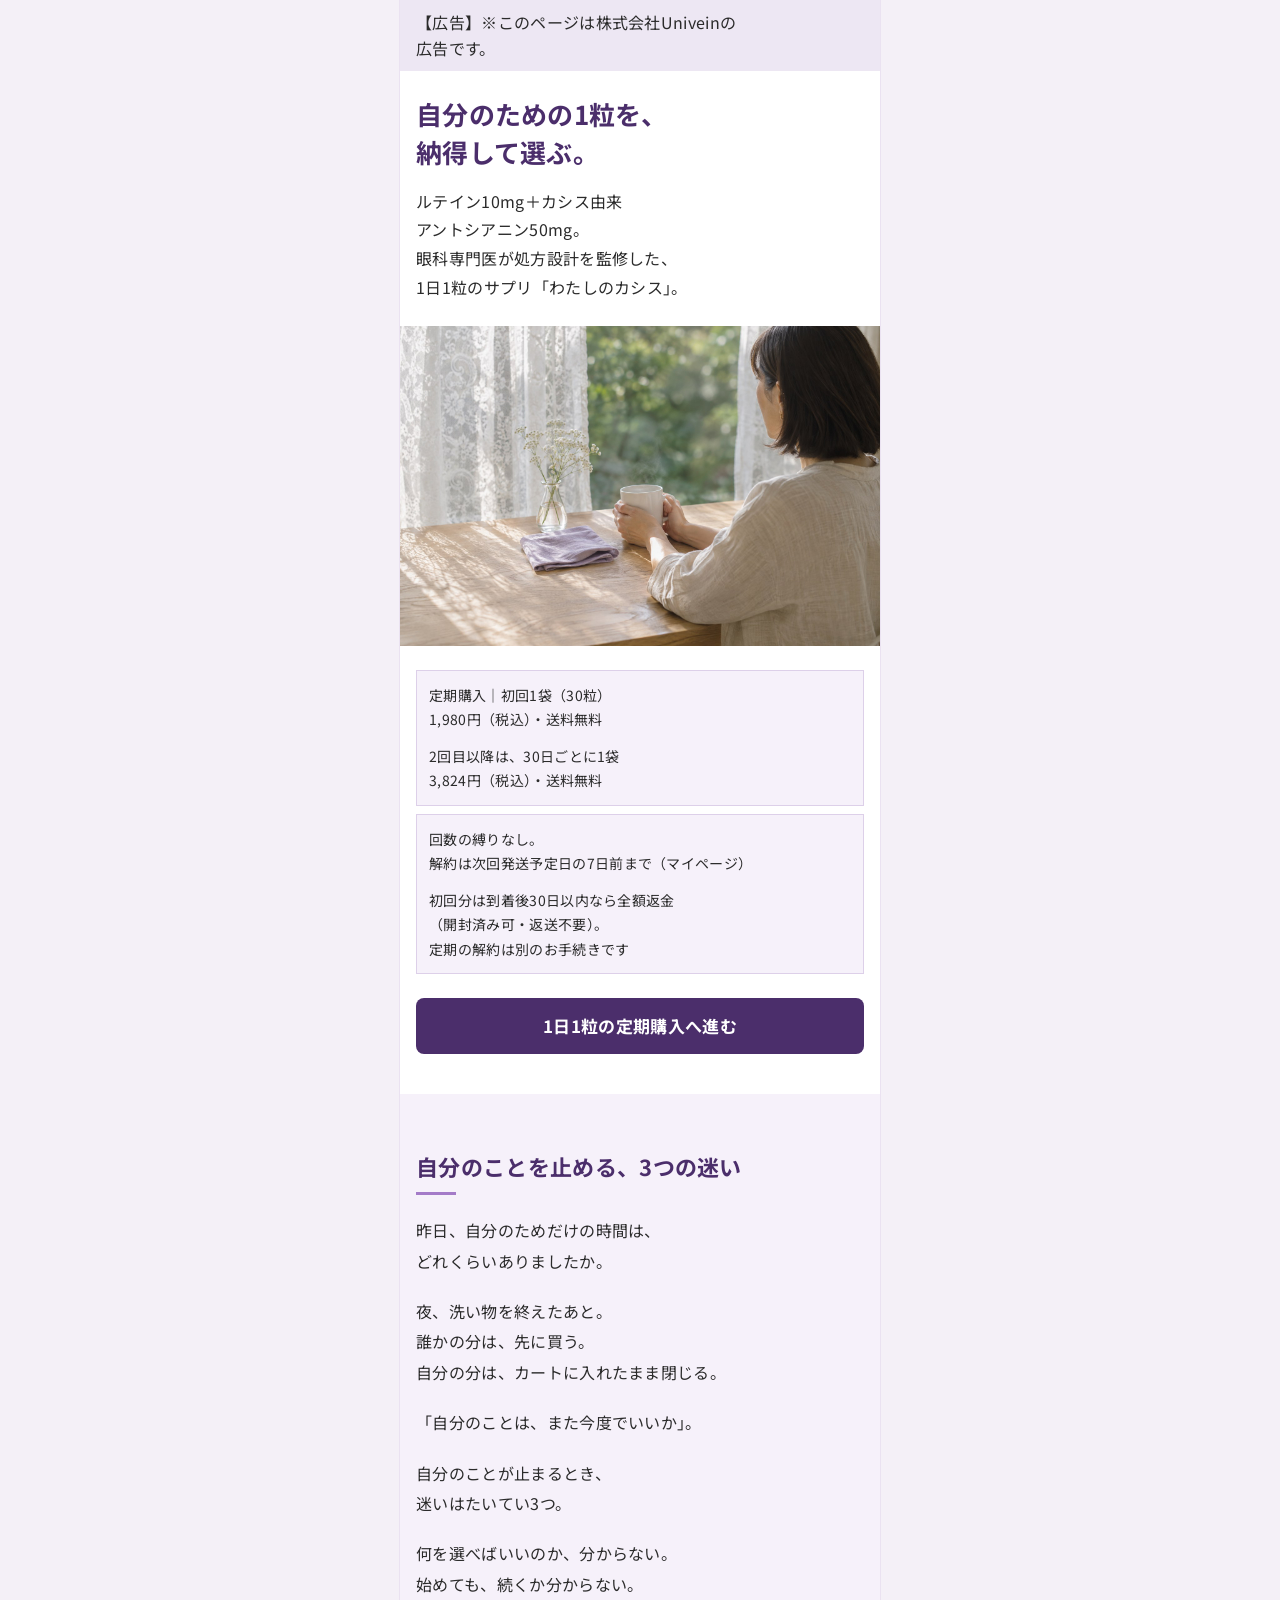
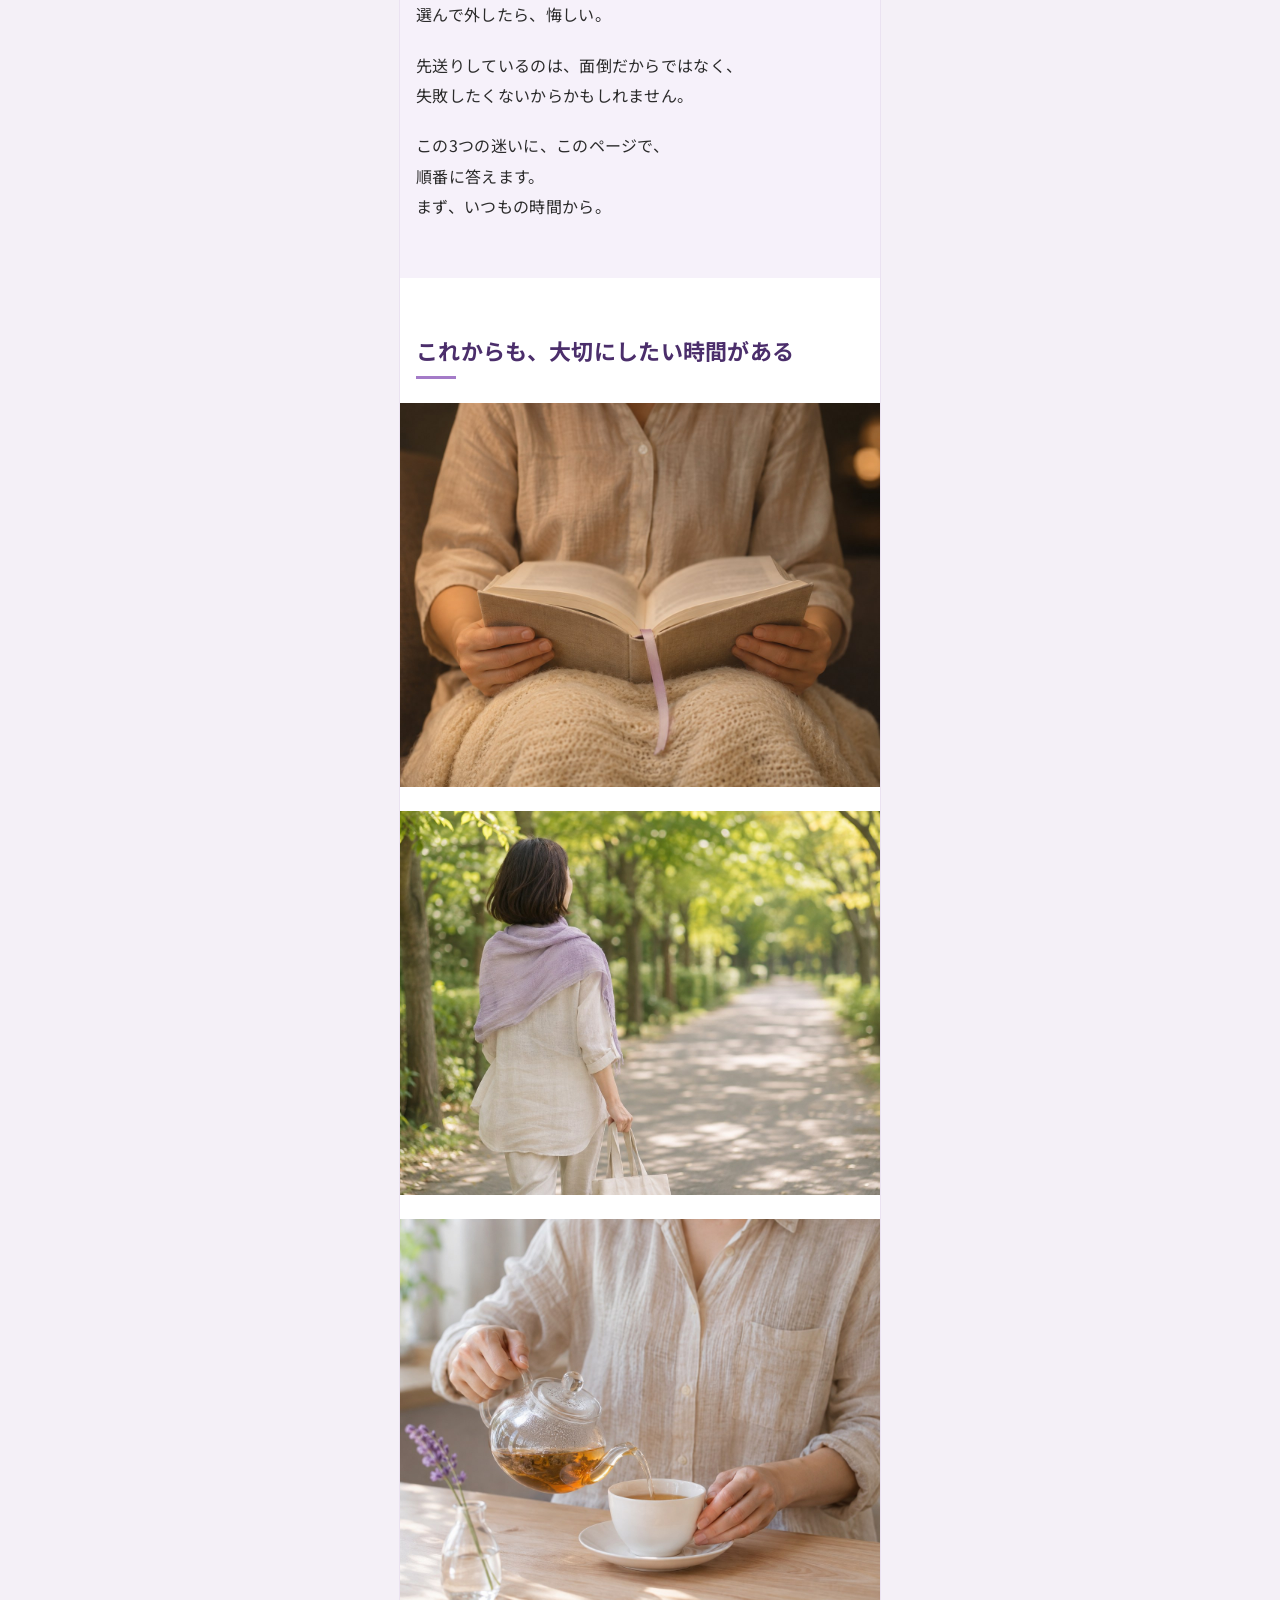
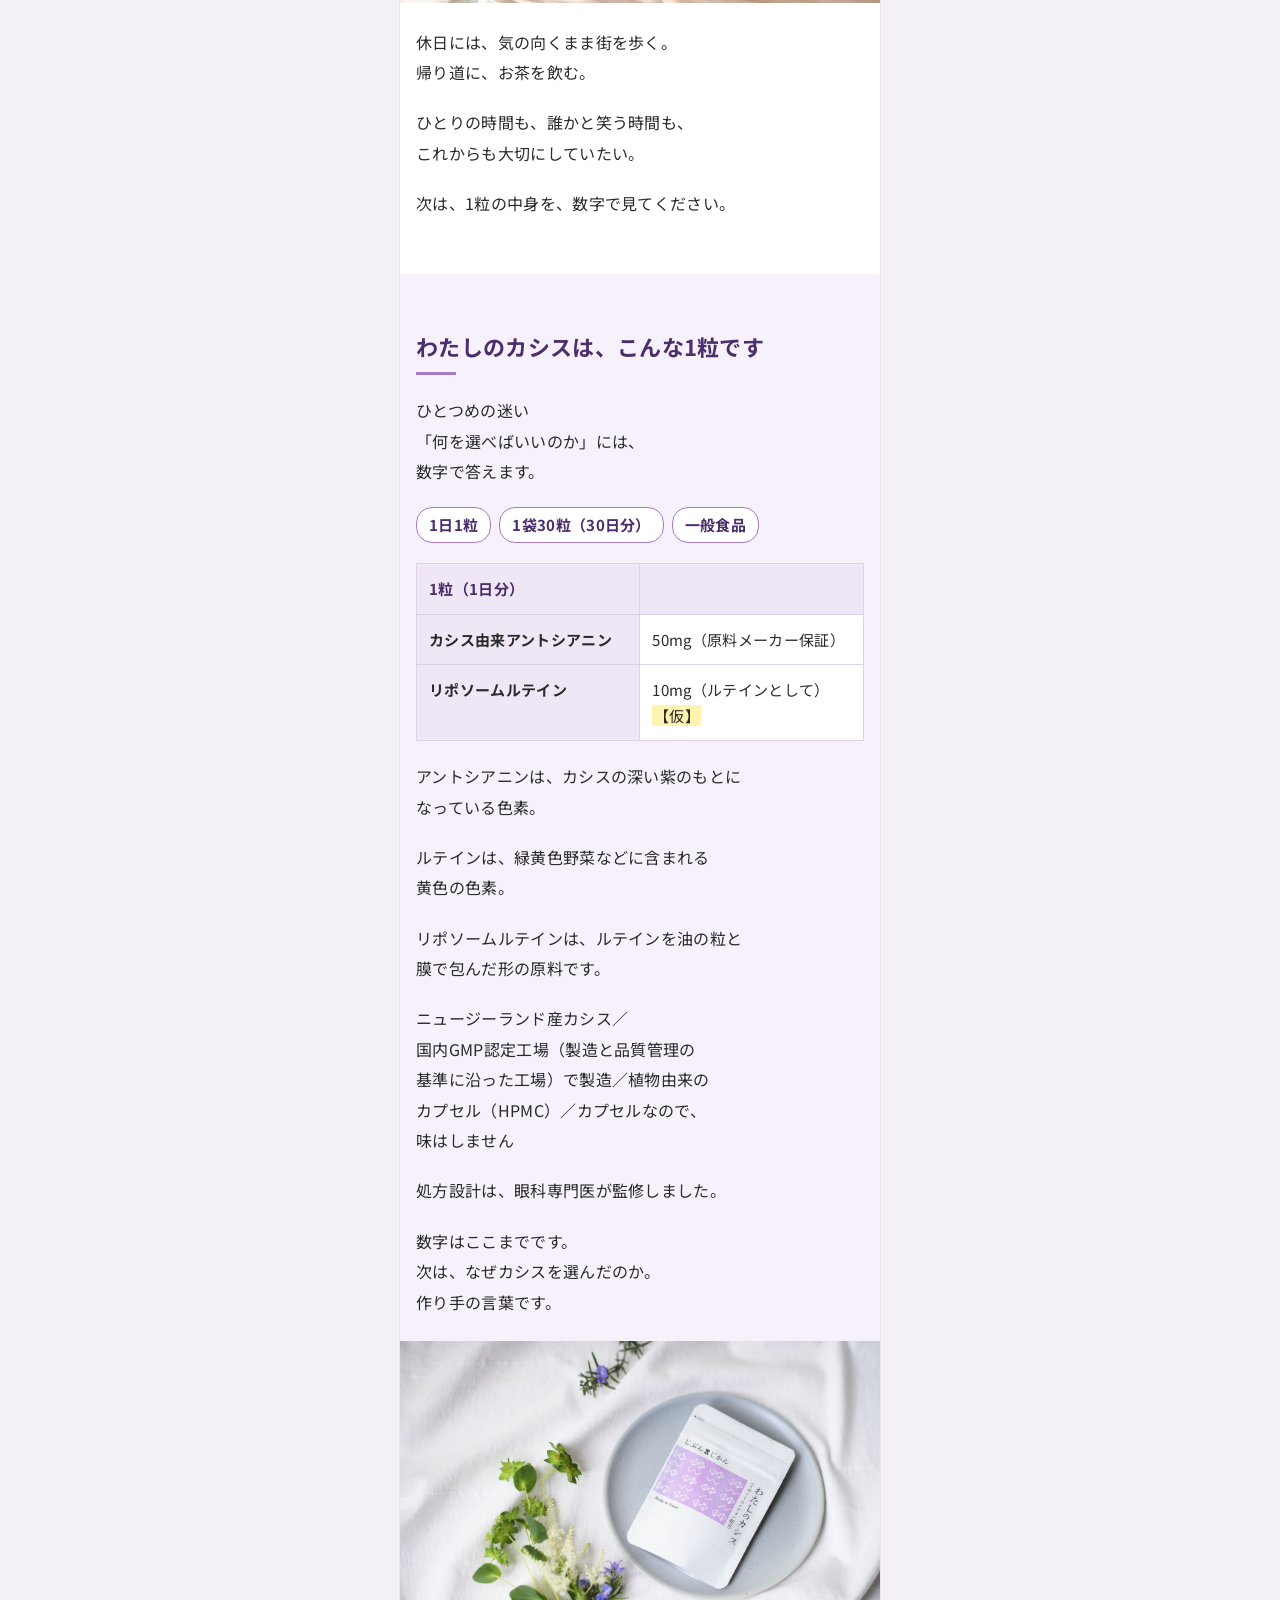
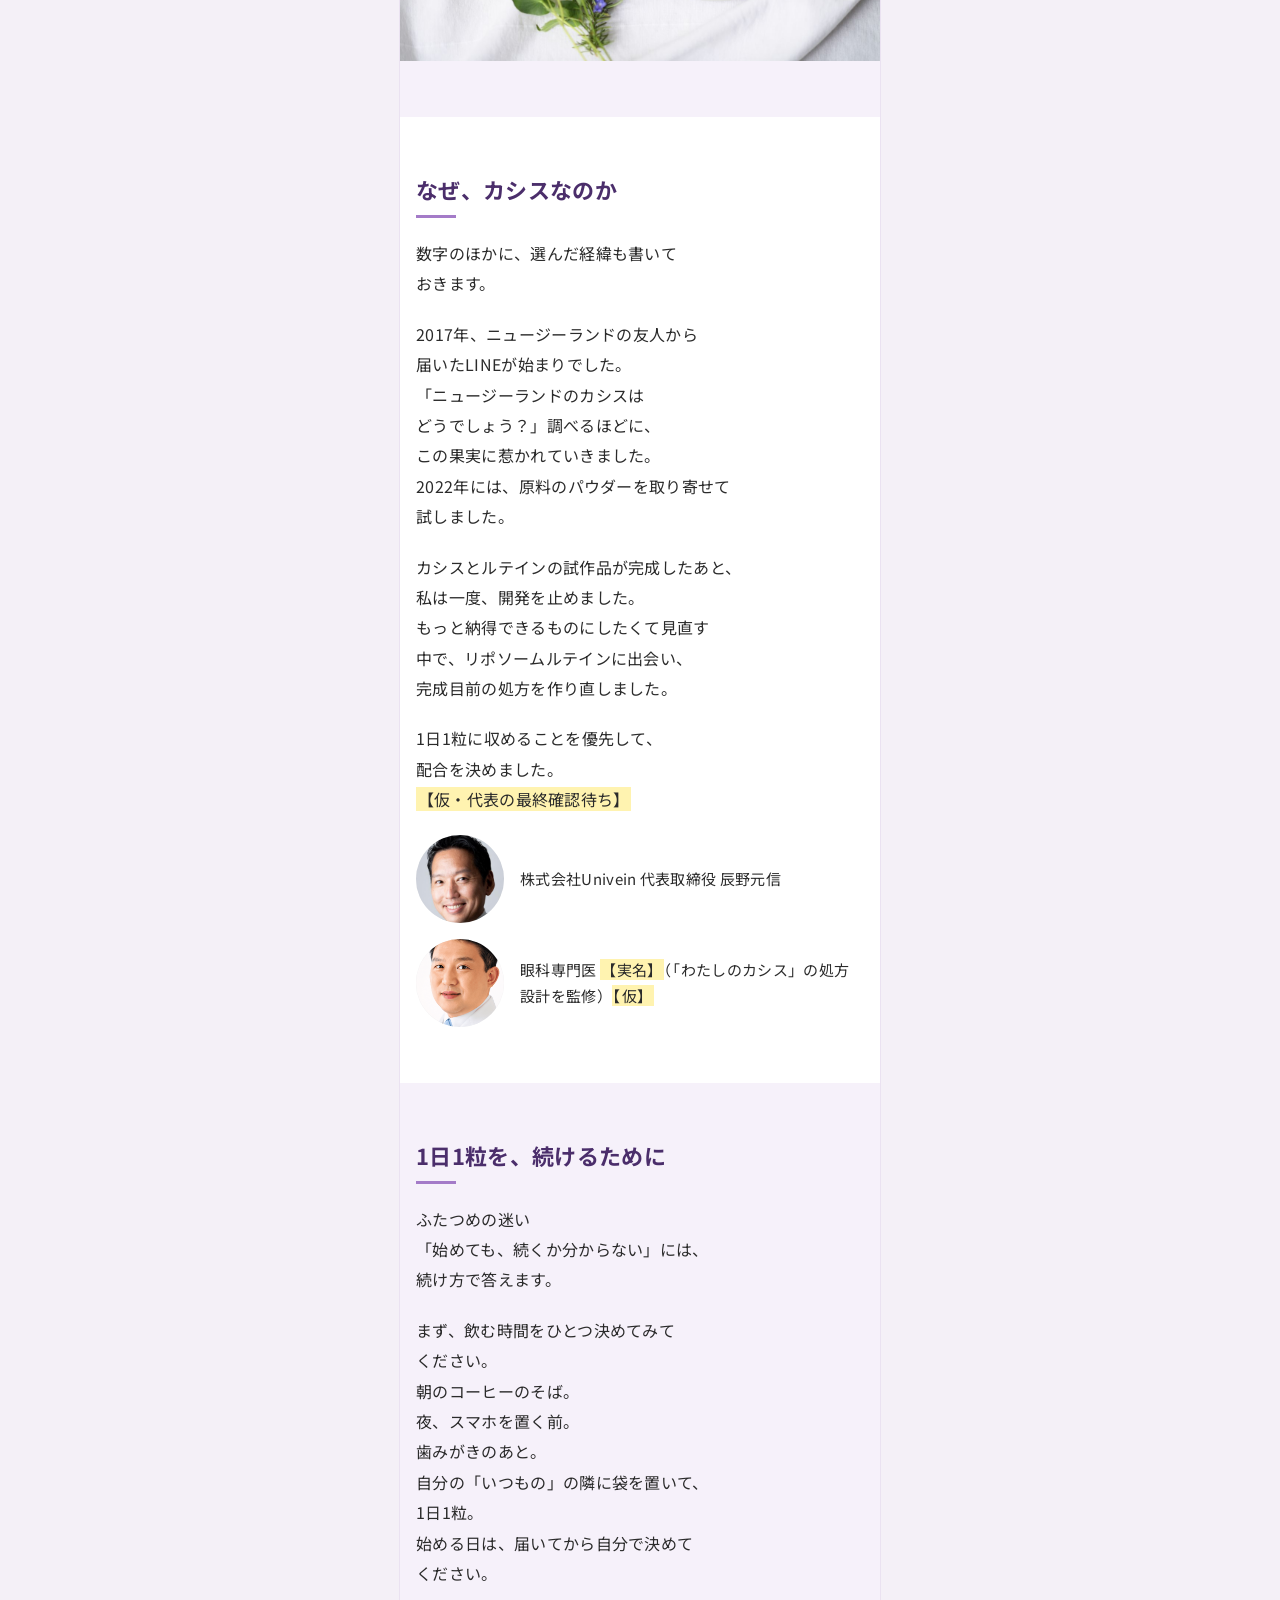
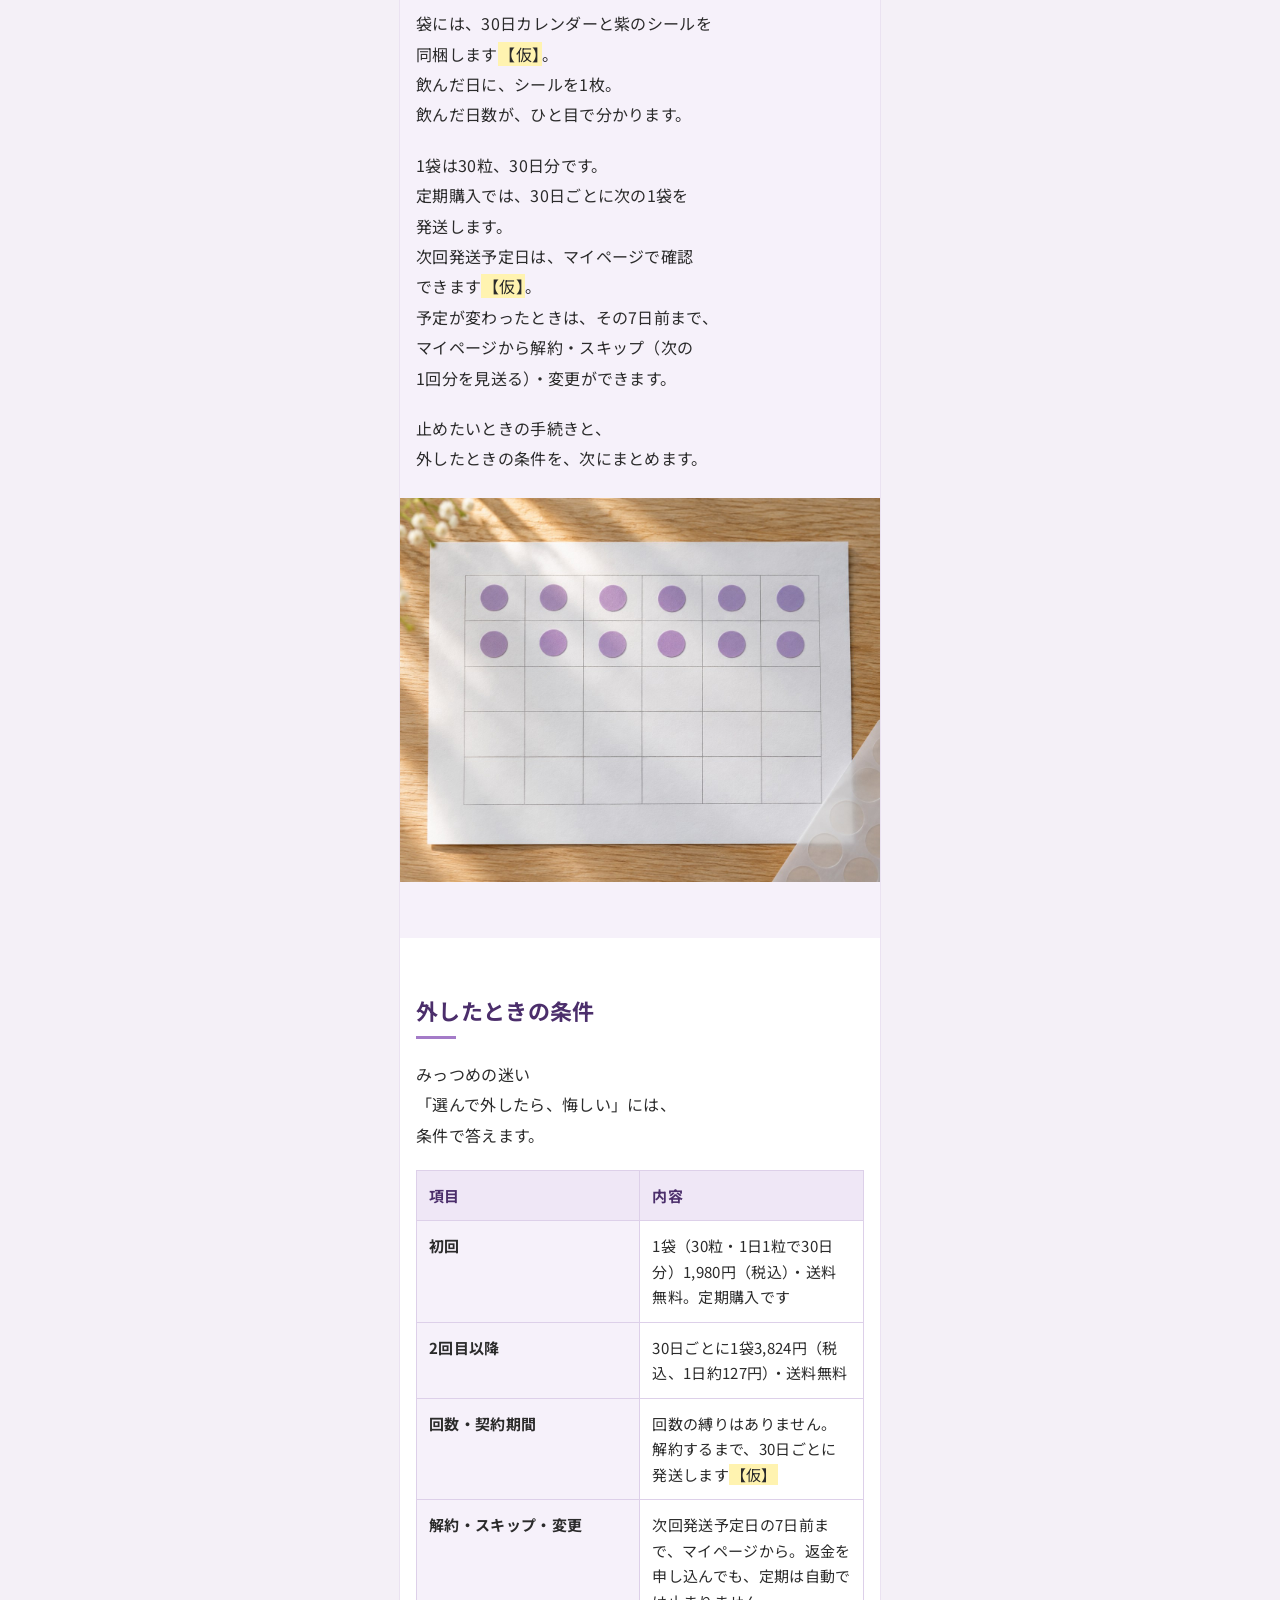
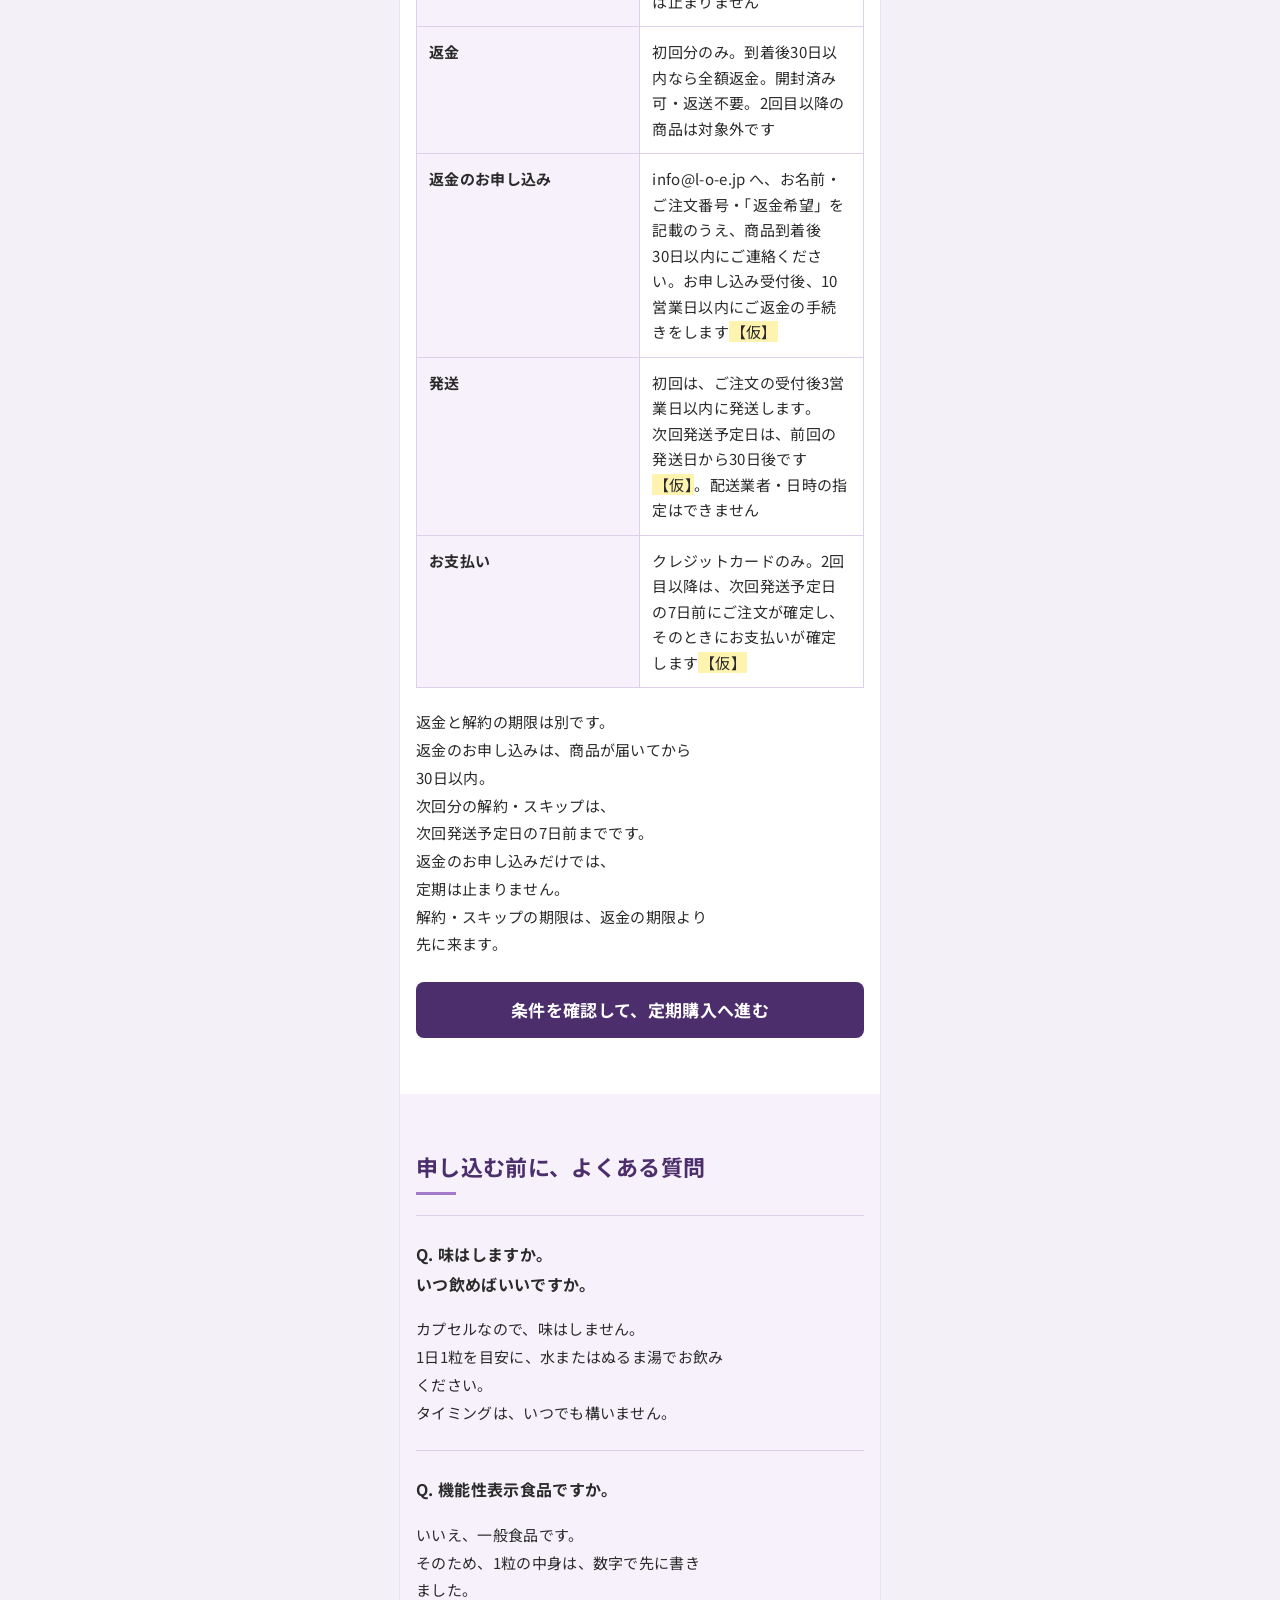
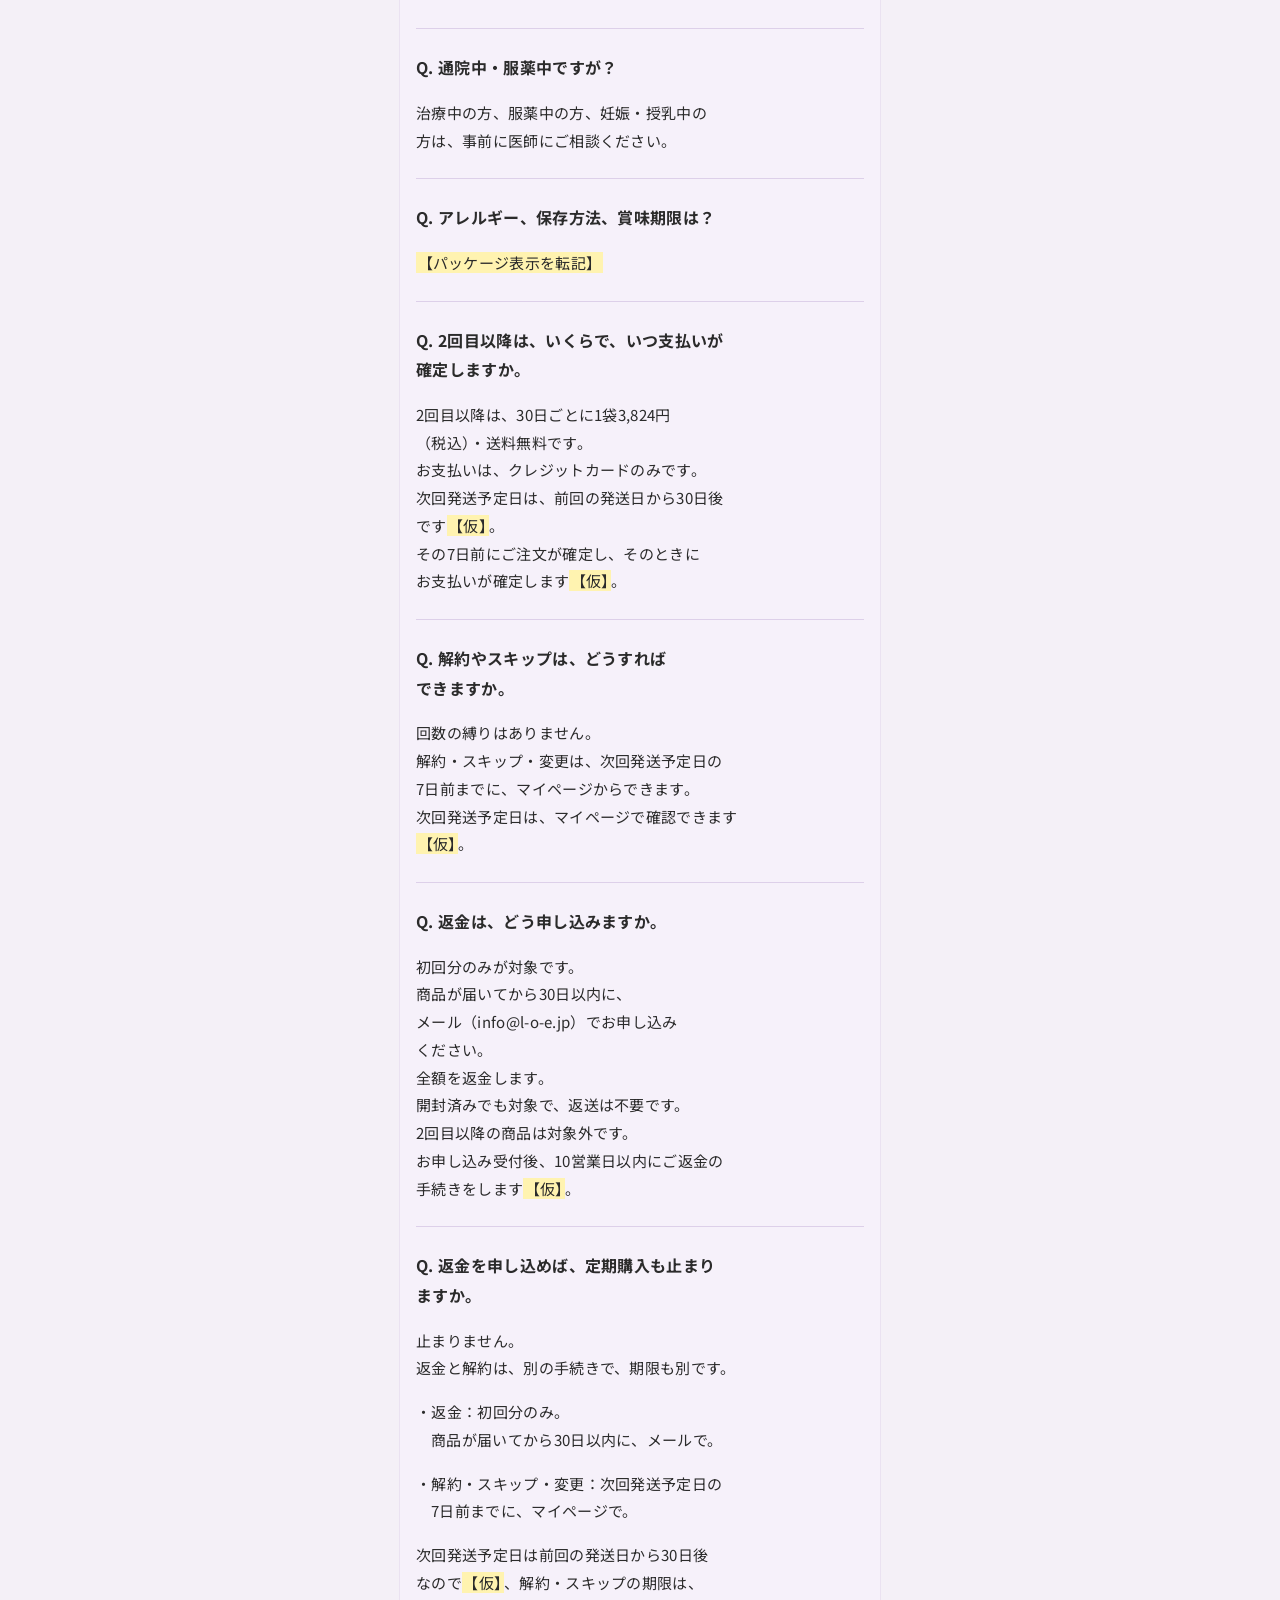
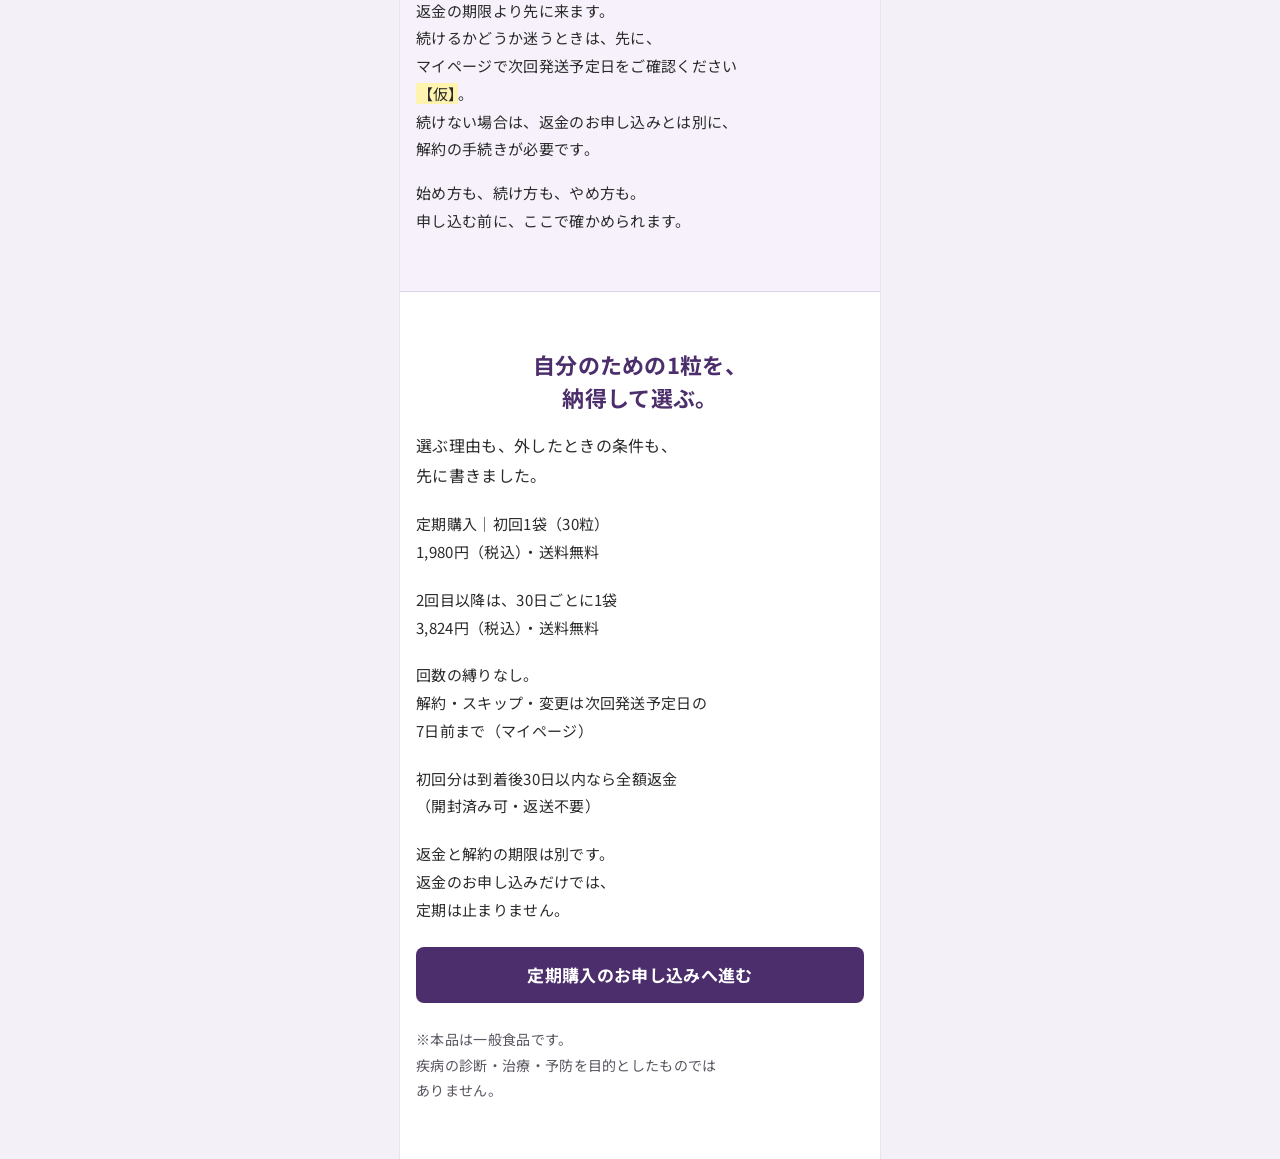
<file: a.html>
<!DOCTYPE html>
<html lang="ja"><head><meta charset="utf-8">
<meta name="viewport" content="width=device-width,initial-scale=1">
<meta name="robots" content="noindex,nofollow">
<title>わたしのカシス</title>
<link rel="preconnect" href="https://fonts.googleapis.com"><link rel="preconnect" href="https://fonts.gstatic.com" crossorigin>
<link href="https://fonts.googleapis.com/css2?family=Noto+Sans+JP:wght@400;700&display=swap" rel="stylesheet">
<style>*{box-sizing:border-box;margin:0;padding:0}
html{-webkit-text-size-adjust:100%}
body{background:#F4F0F7;font-family:"Noto Sans JP","Zen Kaku Gothic New","Hiragino Sans","Hiragino Kaku Gothic ProN",sans-serif;font-weight:400;color:#2B2B2B;font-size:16px;line-height:1.9;letter-spacing:.02em;font-feature-settings:"palt" 0;word-break:normal;line-break:strict}
.page{max-width:480px;margin:0 auto;background:#fff;box-shadow:0 0 0 1px #EAE2F1}
.sec{padding:56px 16px}
.sec.fv{padding:0 0 40px;background:#fff}
.sec.fv>*:not(.ad):not(.img){margin-left:16px;margin-right:16px}
.sec.lav{background:#F6F1FA}
.sec.wht{background:#fff}
.sec.closing{background:#fff;border-top:1px solid #DDD0E9}
.ad{background:#EDE7F3;color:#2B2B2B;font-size:16px;line-height:1.6;padding:10px 16px}
h1{font-size:26px;font-weight:700;line-height:1.45;color:#4B2E6B;margin-top:24px;margin-bottom:16px;letter-spacing:.01em}
.sub{font-size:16px;line-height:1.8;margin-bottom:0}
h2{font-size:22px;font-weight:700;line-height:1.5;color:#4B2E6B;margin-bottom:20px;padding-bottom:12px;position:relative}
h2::after{content:"";position:absolute;left:0;bottom:0;width:40px;height:3px;background:#A47BC8}
h2.cl{text-align:center;padding-bottom:0;margin-bottom:16px}
h2.cl::after{display:none}
h3{font-size:18px;font-weight:700;line-height:1.5;color:#4B2E6B;margin-bottom:20px}
.seg{display:inline-block}
p{margin-bottom:20px}
.sec>p:last-child,.sec>*:last-child{margin-bottom:0}
.small{font-size:15px;line-height:1.85}
.dot{padding-left:1em;text-indent:-1em}
.foot{font-size:14px;color:#5A5560;line-height:1.8;margin-top:24px}
mark{background:#FFF3B0;color:inherit;padding:0 .1em}
.nw{white-space:nowrap}
.img{margin:24px -16px;width:calc(100% + 32px);overflow:hidden;background:#E9E4EE}
.fv .img{margin:24px 0;width:100%}
.img img{display:block;width:100%;height:100%;object-fit:cover}
.img.ph{display:flex;align-items:center;justify-content:center;background:linear-gradient(135deg,#E9E4EE,#DDD6E6);text-align:center;color:#5A5560;padding:16px}
.img.ph b{display:block;font-size:14px;margin-bottom:6px;color:#4B2E6B}
.img.ph span{display:block;text-wrap:balance;font-size:14px;line-height:1.6}
.box{background:#F6F1FA;border:1px solid #DDD0E9;padding:12px;margin-bottom:8px;font-size:14px;line-height:1.75}
.box p{font-size:14px;margin-bottom:12px;line-height:1.75}
.box p:last-child{margin-bottom:0}
.btn{display:flex;align-items:center;justify-content:center;width:100%;min-height:56px;padding:8px;margin-top:24px;background:#4B2E6B;color:#fff;font-size:17px;font-weight:700;line-height:1.4;border-radius:8px;text-decoration:none;text-align:center}
.fv .btn{width:calc(100% - 32px)}
.btn:active{background:#3A2355}
.chips{display:flex;flex-wrap:wrap;gap:8px;margin-bottom:20px}
.chip{border:1px solid #A47BC8;border-radius:16px;padding:6px 12px;font-size:15px;font-weight:700;color:#4B2E6B;line-height:1.5;background:#fff}
table{width:100%;border-collapse:collapse;margin:0 0 20px;font-size:15px;line-height:1.7;table-layout:fixed}
th,td{border:1px solid #DDD0E9;padding:12px;text-align:left;vertical-align:top;overflow-wrap:break-word}
th{width:34%;background:#F6F1FA;font-weight:700}
td{width:66%;background:#fff}
thead th{background:#EFE7F6;color:#4B2E6B}
.sec.lav th{background:#EFE7F6}
.sig{display:flex;align-items:center;gap:16px;margin-bottom:16px}
.sig p{margin:0;font-size:15px;line-height:1.7;flex:1}
.facewrap{position:relative;flex:none;width:88px;height:88px}
.face{position:relative;width:88px;height:88px;border-radius:50%;overflow:hidden;background:#EEE}
.face img{position:absolute;max-width:none;height:auto}
.facewrap .phototag{position:absolute;right:0;bottom:0;font-size:14px;line-height:1.3;padding:0 2px;z-index:2}
.steps{margin-bottom:20px}
.step{padding:20px 0;border-top:1px solid #DDD0E9}
.step:last-child{border-bottom:1px solid #DDD0E9}
.step h4{font-size:18px;font-weight:700;color:#4B2E6B;line-height:1.5;margin-bottom:8px}
.step h4 .num{margin-right:.3em}
.step p{font-size:15px;line-height:1.85;margin:0}
.faq{padding-top:24px;margin-top:24px;border-top:1px solid #DDD0E9}
h2+.faq,h2+p+.faq{}
.faq:first-of-type{margin-top:0}
.q{font-size:16px;font-weight:700;line-height:1.7;margin-bottom:12px}
.faq p{font-size:15px;line-height:1.85;margin-bottom:16px}
.faq p.q{font-size:16px}
.faq p:last-child{margin-bottom:0}
@media(min-width:481px){body{padding:0}}

.img.ph{position:relative}
.img.ph img.gen{position:absolute;inset:0;width:100%;height:100%;object-fit:cover}
</style></head>
<body><main class="page">
<div class="ad">【広告】※このページは株式会社Univeinの<br>広告です。</div>
<section class="sec fv">
<h1>自分のための1粒を、<br>納得して選ぶ。</h1>
<p class="sub">ルテイン<span class="nw">10mg</span>＋カシス由来<br>アントシアニン<span class="nw">50mg</span>。<br>眼科専門医が処方設計を監修した、<br><span class="nw">1日</span>1粒のサプリ「わたしのカシス」。</p>
<figure class="img ph" style="aspect-ratio:3/2" role="img" aria-label="朝のテーブルで、マグカップを両手で持つ女性の後ろ姿"><div><b>画像ID A-01（AI生成・差し替え予定）</b><span>朝のテーブルで、マグカップを両手で持つ女性の後ろ姿</span></div><img class="gen" src="img/A-01.jpg" alt="朝のテーブルで、マグカップを両手で持つ女性の後ろ姿" onerror="this.remove()"></figure>
<div class="box">
<p>定期購入｜初回1袋（30粒）<br><span class="nw">1,980円</span>（税込）・送料無料</p>
<p>2回目以降は、<span class="nw">30日</span>ごとに1袋<br><span class="nw">3,824円</span>（税込）・送料無料</p>
</div>
<div class="box">
<p>回数の縛りなし。<br>解約は<span class="nw">次回発送予定日</span>の<span class="nw">7日前</span>まで（マイページ）</p>
<p>初回分は到着後<span class="nw">30日</span>以内なら全額返金<br>（開封済み可・返送不要）。<br>定期の解約は別のお手続きです</p>
</div>
<a class="btn" href="#"><span class="nw">1日</span>1粒の定期購入へ進む</a>
</section>
<section class="sec lav">
<h2><span class="seg">自分のことを止める、</span><span class="seg">3つの迷い</span></h2>
<p>昨日、自分のためだけの時間は、<br>どれくらいありましたか。</p>
<p>夜、洗い物を終えたあと。<br>誰かの分は、先に買う。<br>自分の分は、カートに入れたまま閉じる。</p>
<p>「自分のことは、また今度でいいか」。</p>
<p>自分のことが止まるとき、<br>迷いはたいてい3つ。</p>
<p>何を選べばいいのか、分からない。<br>始めても、続くか分からない。<br>選んで外したら、悔しい。</p>
<p>先送りしているのは、面倒だからではなく、<br>失敗したくないからかもしれません。</p>
<p>この3つの迷いに、このページで、<br>順番に答えます。<br>まず、いつもの時間から。</p>
</section>
<section class="sec wht">
<h2><span class="seg">これからも、</span><span class="seg">大切にしたい時間がある</span></h2>
<figure class="img ph" style="aspect-ratio:5/4" role="img" aria-label="夜、ひざの上で本を開く、女性の手元"><div><b>画像ID A-02①（AI生成・差し替え予定）</b><span>夜、ひざの上で本を開く、女性の手元</span></div><img class="gen" src="img/A-02-1.jpg" alt="夜、ひざの上で本を開く、女性の手元" onerror="this.remove()"></figure>
<figure class="img ph" style="aspect-ratio:5/4" role="img" aria-label="休日、並木道を歩く女性の後ろ姿"><div><b>画像ID A-02②（AI生成・差し替え予定）</b><span>休日、並木道を歩く女性の後ろ姿</span></div><img class="gen" src="img/A-02-2.jpg" alt="休日、並木道を歩く女性の後ろ姿" onerror="this.remove()"></figure>
<figure class="img ph" style="aspect-ratio:5/4" role="img" aria-label="ガラスのポットから、白いカップにお茶を注ぐ手元"><div><b>画像ID A-02③（AI生成・差し替え予定）</b><span>ガラスのポットから、白いカップにお茶を注ぐ手元</span></div><img class="gen" src="img/A-02-3.jpg" alt="ガラスのポットから、白いカップにお茶を注ぐ手元" onerror="this.remove()"></figure>
<p>休日には、気の向くまま街を歩く。<br>帰り道に、お茶を飲む。</p>
<p>ひとりの時間も、誰かと笑う時間も、<br>これからも大切にしていたい。</p>
<p>次は、1粒の中身を、数字で見てください。</p>
</section>
<section class="sec lav">
<h2><span class="seg">わたしのカシスは、</span><span class="seg">こんな1粒です</span></h2>
<p>ひとつめの迷い<br>「何を選べばいいのか」には、<br>数字で答えます。</p>
<div class="chips"><span class="chip"><span class="nw">1日</span>1粒</span><span class="chip">1袋30粒（<span class="nw">30日</span>分）</span><span class="chip">一般食品</span></div>
<table><thead><tr><th>1粒（<span class="nw">1日</span>分）</th><th></th></tr></thead><tbody><tr><th><span class="nw">カシス由来アントシアニン</span></th><td><span class="nw">50mg</span>（原料メーカー保証）</td></tr><tr><th><span class="nw">リポソームルテイン</span></th><td><span class="nw">10mg</span>（ルテインとして）<mark>【仮】</mark></td></tr></tbody></table>
<p>アントシアニンは、カシスの深い紫のもとに<br>なっている色素。</p>
<p>ルテインは、緑黄色野菜などに含まれる<br>黄色の色素。</p>
<p>リポソームルテインは、ルテインを油の粒と<br>膜で包んだ形の原料です。</p>
<p>ニュージーランド産カシス／<br>国内GMP認定工場（製造と品質管理の<br>基準に沿った工場）で製造／植物由来の<br>カプセル（HPMC）／カプセルなので、<br>味はしません</p>
<p>処方設計は、眼科専門医が監修しました。</p>
<p>数字はここまでです。<br>次は、なぜカシスを選んだのか。<br>作り手の言葉です。</p>
<figure class="img" style="aspect-ratio:3/2"><img src="img/watashino-cassis-002.jpg" alt="白い布の上、灰色の皿に載った、紫の模様の白いパウチ入りの「わたしのカシス」" style="object-position:50% 50%" loading="lazy"></figure>
</section>
<section class="sec wht">
<h2><span class="seg">なぜ、</span><span class="seg">カシスなのか</span></h2>
<p>数字のほかに、選んだ経緯も書いて<br>おきます。</p>
<p>2017年、ニュージーランドの友人から<br>届いたLINEが始まりでした。<br>「ニュージーランドのカシスは<br>どうでしょう？」調べるほどに、<br>この果実に惹かれていきました。<br>2022年には、原料のパウダーを取り寄せて<br>試しました。</p>
<p>カシスとルテインの試作品が完成したあと、<br>私は一度、開発を止めました。<br>もっと納得できるものにしたくて見直す<br>中で、リポソームルテインに出会い、<br>完成目前の処方を作り直しました。</p>
<p><span class="nw">1日</span>1粒に収めることを優先して、<br>配合を決めました。<br><mark>【仮・代表の最終確認待ち】</mark></p>
<div class="sig"><div class="facewrap"><div class="face"><img src="img/ceo-tatsuno.png" alt="株式会社Univein 代表取締役 辰野元信の顔写真" style="width:200px;left:-60px;top:-22px"></div></div><p>株式会社Univein 代表取締役 <span class="nw">辰野元信</span></p></div>
<div class="sig"><div class="facewrap"><div class="face"><img src="img/matsuoka-ishi.png" alt="眼科専門医の顔写真" style="width:140px;left:-19px;top:-28px"></div></div><p>眼科専門医 <mark>【実名】</mark>（「わたしのカシス」の処方設計を監修）<mark>【仮】</mark></p></div>
</section>
<section class="sec lav">
<h2><span class="seg"><span class="nw">1日</span>1粒を、</span><span class="seg">続けるために</span></h2>
<p>ふたつめの迷い<br>「始めても、続くか分からない」には、<br>続け方で答えます。</p>
<p>まず、飲む時間をひとつ決めてみて<br>ください。<br>朝のコーヒーのそば。<br>夜、スマホを置く前。<br>歯みがきのあと。<br>自分の「いつもの」の隣に袋を置いて、<br><span class="nw">1日</span>1粒。<br>始める日は、届いてから自分で決めて<br>ください。</p>
<p>袋には、<span class="nw">30日</span>カレンダーと紫のシールを<br>同梱します<mark>【仮】</mark>。<br>飲んだ日に、シールを1枚。<br>飲んだ日数が、ひと目で分かります。</p>
<p>1袋は30粒、<span class="nw">30日</span>分です。<br>定期購入では、<span class="nw">30日</span>ごとに次の1袋を<br>発送します。<br><span class="nw">次回発送予定日</span>は、マイページで確認<br>できます<mark>【仮】</mark>。<br>予定が変わったときは、その<span class="nw">7日前</span>まで、<br>マイページから解約・スキップ（次の<br>1回分を見送る）・変更ができます。</p>
<p>止めたいときの手続きと、<br>外したときの条件を、次にまとめます。</p>
<figure class="img ph" style="aspect-ratio:5/4" role="img" aria-label="30日分のカレンダー表に、紫の丸いシールが12枚貼られた様子"><div><b>画像ID A-06（AI生成・差し替え予定）</b><span>30日分のカレンダー表に、紫の丸いシールが12枚貼られた様子</span></div><img class="gen" src="img/A-06.jpg" alt="30日分のカレンダー表に、紫の丸いシールが12枚貼られた様子" onerror="this.remove()"></figure>
</section>
<section class="sec wht">
<h2><span class="seg">外したときの条件</span></h2>
<p>みっつめの迷い<br>「選んで外したら、悔しい」には、<br>条件で答えます。</p>
<table><thead><tr><th>項目</th><th>内容</th></tr></thead><tbody><tr><th><span class="nw">初回</span></th><td>1袋（30粒・<span class="nw">1日</span>1粒で<span class="nw">30日</span>分）<span class="nw">1,980円</span>（税込）・送料無料。定期購入です</td></tr><tr><th><span class="nw">2回目以降</span></th><td><span class="nw">30日</span>ごとに1袋<span class="nw">3,824円</span>（税込、<span class="nw">1日</span>約<span class="nw">127円</span>）・送料無料</td></tr><tr><th><span class="nw">回数・</span><span class="nw">契約期間</span></th><td>回数の縛りはありません。解約するまで、<span class="nw">30日</span>ごとに発送します<mark>【仮】</mark></td></tr><tr><th><span class="nw">解約・</span><span class="nw">スキップ・</span><span class="nw">変更</span></th><td><span class="nw">次回発送予定日</span>の<span class="nw">7日前</span>まで、マイページから。返金を申し込んでも、定期は自動では止まりません</td></tr><tr><th><span class="nw">返金</span></th><td>初回分のみ。到着後<span class="nw">30日</span>以内なら全額返金。開封済み可・返送不要。2回目以降の商品は対象外です</td></tr><tr><th><span class="nw">返金のお申し込み</span></th><td>info@l-o-e.jp へ、お名前・ご注文番号・「返金希望」を記載のうえ、商品到着後<span class="nw">30日</span>以内にご連絡ください。お申し込み受付後、10営業日以内にご返金の手続きをします<mark>【仮】</mark></td></tr><tr><th><span class="nw">発送</span></th><td>初回は、ご注文の受付後3営業日以内に発送します。<span class="nw">次回発送予定日</span>は、前回の発送日から<span class="nw">30日</span>後です<mark>【仮】</mark>。配送業者・日時の指定はできません</td></tr><tr><th><span class="nw">お支払い</span></th><td>クレジットカードのみ。2回目以降は、<span class="nw">次回発送予定日</span>の<span class="nw">7日前</span>にご注文が確定し、そのときにお支払いが確定します<mark>【仮】</mark></td></tr></tbody></table>
<p class="small">返金と解約の期限は別です。<br>返金のお申し込みは、商品が届いてから<br><span class="nw">30日</span>以内。<br>次回分の解約・スキップは、<br><span class="nw">次回発送予定日</span>の<span class="nw">7日前</span>までです。<br>返金のお申し込みだけでは、<br>定期は止まりません。<br>解約・スキップの期限は、返金の期限より<br>先に来ます。</p>
<a class="btn" href="#">条件を確認して、定期購入へ進む</a>
</section>
<section class="sec lav">
<h2><span class="seg">申し込む前に、</span><span class="seg">よくある質問</span></h2>
<div class="faq">
<p class="q">Q. 味はしますか。<br>いつ飲めばいいですか。</p>
<p class="small">カプセルなので、味はしません。<br><span class="nw">1日</span>1粒を目安に、水またはぬるま湯でお飲み<br>ください。<br>タイミングは、いつでも構いません。</p>
</div>
<div class="faq">
<p class="q">Q. 機能性表示食品ですか。</p>
<p class="small">いいえ、一般食品です。<br>そのため、1粒の中身は、数字で先に書き<br>ました。</p>
</div>
<div class="faq">
<p class="q">Q. 通院中・服薬中ですが？</p>
<p class="small">治療中の方、服薬中の方、妊娠・授乳中の<br>方は、事前に医師にご相談ください。</p>
</div>
<div class="faq">
<p class="q">Q. アレルギー、保存方法、賞味期限は？</p>
<p class="small"><mark>【パッケージ表示を転記】</mark></p>
</div>
<div class="faq">
<p class="q">Q. 2回目以降は、いくらで、いつ支払いが<br>確定しますか。</p>
<p class="small">2回目以降は、<span class="nw">30日</span>ごとに1袋<span class="nw">3,824円</span><br>（税込）・送料無料です。<br>お支払いは、クレジットカードのみです。<br><span class="nw">次回発送予定日</span>は、前回の発送日から<span class="nw">30日</span>後<br>です<mark>【仮】</mark>。<br>その<span class="nw">7日前</span>にご注文が確定し、そのときに<br>お支払いが確定します<mark>【仮】</mark>。</p>
</div>
<div class="faq">
<p class="q">Q. 解約やスキップは、どうすれば<br>できますか。</p>
<p class="small">回数の縛りはありません。<br>解約・スキップ・変更は、<span class="nw">次回発送予定日</span>の<br><span class="nw">7日前</span>までに、マイページからできます。<br><span class="nw">次回発送予定日</span>は、マイページで確認できます<br><mark>【仮】</mark>。</p>
</div>
<div class="faq">
<p class="q">Q. 返金は、どう申し込みますか。</p>
<p class="small">初回分のみが対象です。<br>商品が届いてから<span class="nw">30日</span>以内に、<br>メール（info@l-o-e.jp）でお申し込み<br>ください。<br>全額を返金します。<br>開封済みでも対象で、返送は不要です。<br>2回目以降の商品は対象外です。<br>お申し込み受付後、10営業日以内にご返金の<br>手続きをします<mark>【仮】</mark>。</p>
</div>
<div class="faq">
<p class="q">Q. 返金を申し込めば、定期購入も止まり<br>ますか。</p>
<p class="small">止まりません。<br>返金と解約は、別の手続きで、期限も別です。</p>
<p class="small dot">・返金：初回分のみ。<br>商品が届いてから<span class="nw">30日</span>以内に、メールで。</p>
<p class="small dot">・解約・スキップ・変更：<span class="nw">次回発送予定日</span>の<br><span class="nw">7日前</span>までに、マイページで。</p>
<p class="small"><span class="nw">次回発送予定日</span>は前回の発送日から<span class="nw">30日</span>後<br>なので<mark>【仮】</mark>、解約・スキップの期限は、<br>返金の期限より先に来ます。<br>続けるかどうか迷うときは、先に、<br>マイページで<span class="nw">次回発送予定日</span>をご確認ください<br><mark>【仮】</mark>。<br>続けない場合は、返金のお申し込みとは別に、<br>解約の手続きが必要です。</p>
<p class="small">始め方も、続け方も、やめ方も。<br>申し込む前に、ここで確かめられます。</p>
</div>
</section>
<section class="sec closing">
<h2 class="cl">自分のための1粒を、<br>納得して選ぶ。</h2>
<p>選ぶ理由も、外したときの条件も、<br>先に書きました。</p>
<p class="small">定期購入｜初回1袋（30粒）<br><span class="nw">1,980円</span>（税込）・送料無料</p>
<p class="small">2回目以降は、<span class="nw">30日</span>ごとに1袋<br><span class="nw">3,824円</span>（税込）・送料無料</p>
<p class="small">回数の縛りなし。<br>解約・スキップ・変更は<span class="nw">次回発送予定日</span>の<br><span class="nw">7日前</span>まで（マイページ）</p>
<p class="small">初回分は到着後<span class="nw">30日</span>以内なら全額返金<br>（開封済み可・返送不要）</p>
<p class="small">返金と解約の期限は別です。<br>返金のお申し込みだけでは、<br>定期は止まりません。</p>
<a class="btn" href="#">定期購入のお申し込みへ進む</a>
<p class="foot">※本品は一般食品です。<br>疾病の診断・治療・予防を目的としたものでは<br>ありません。</p>
</section>
</main></body></html>
</file>
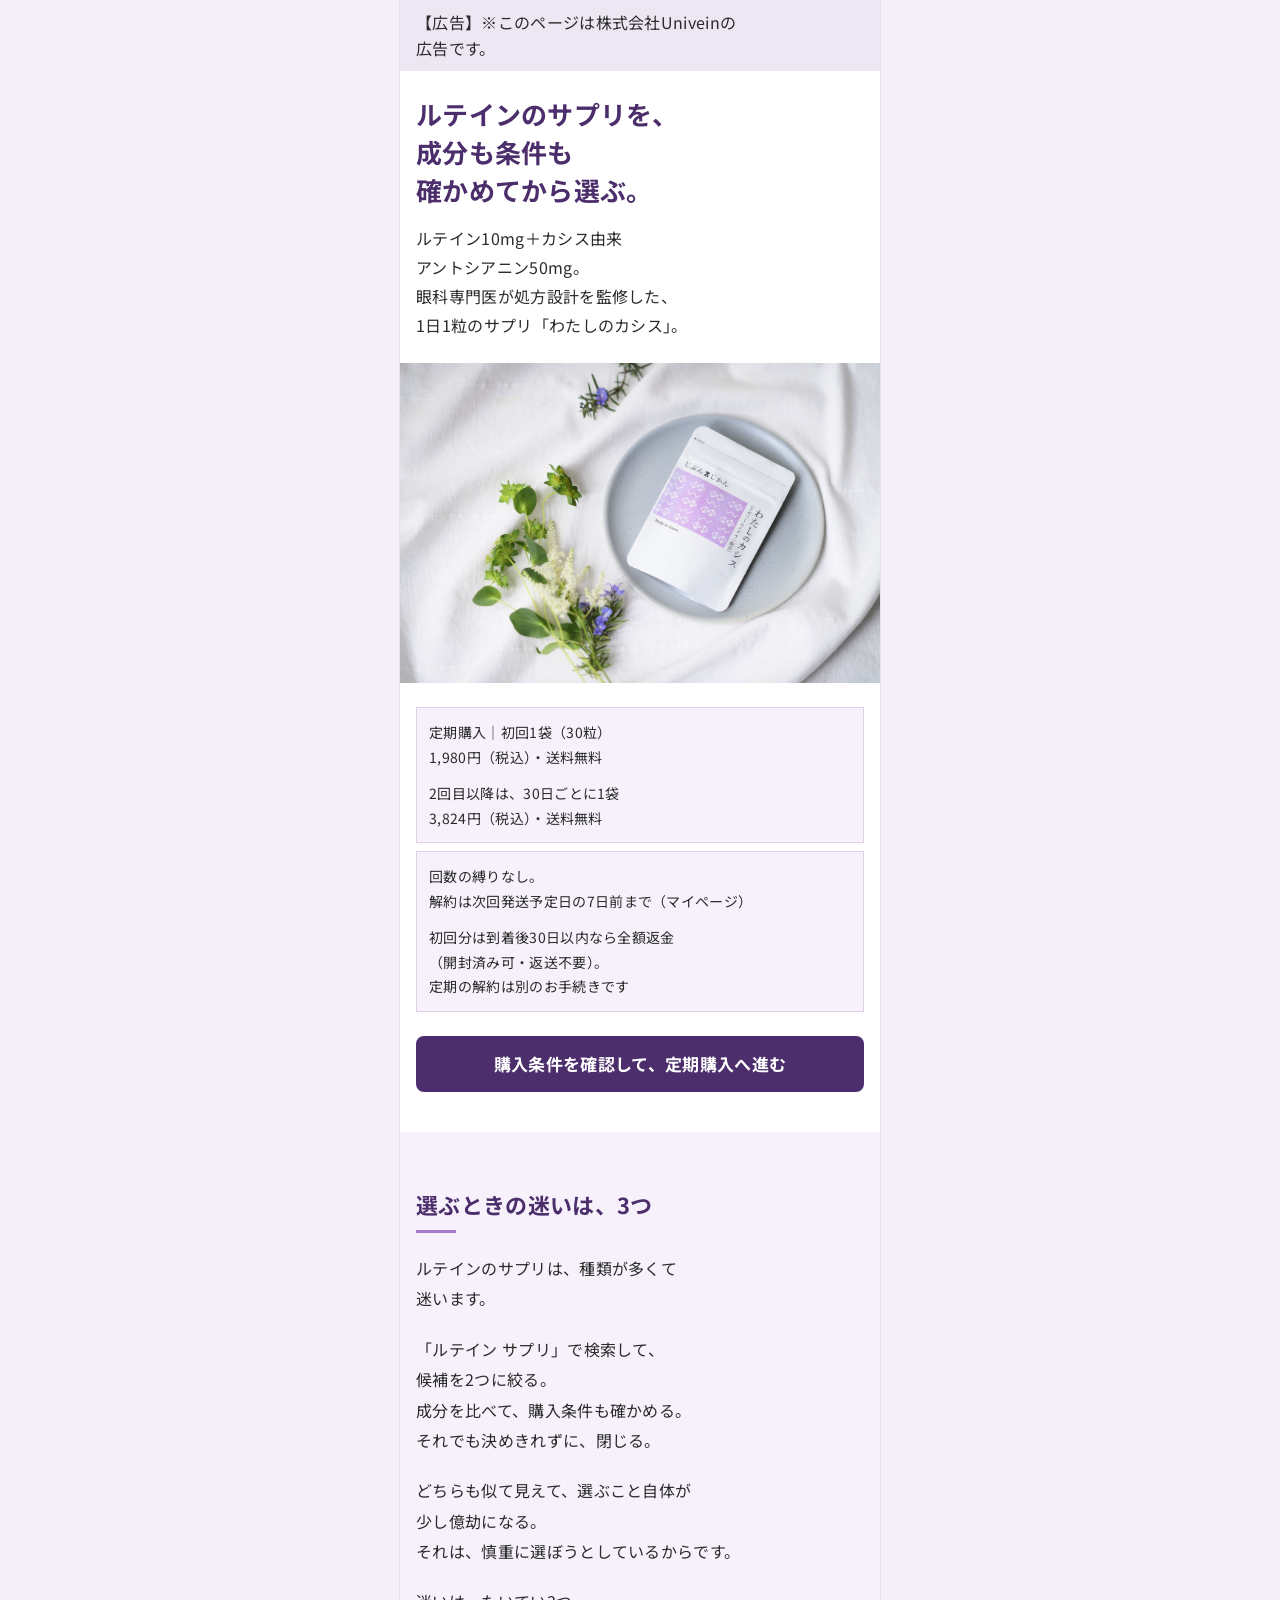
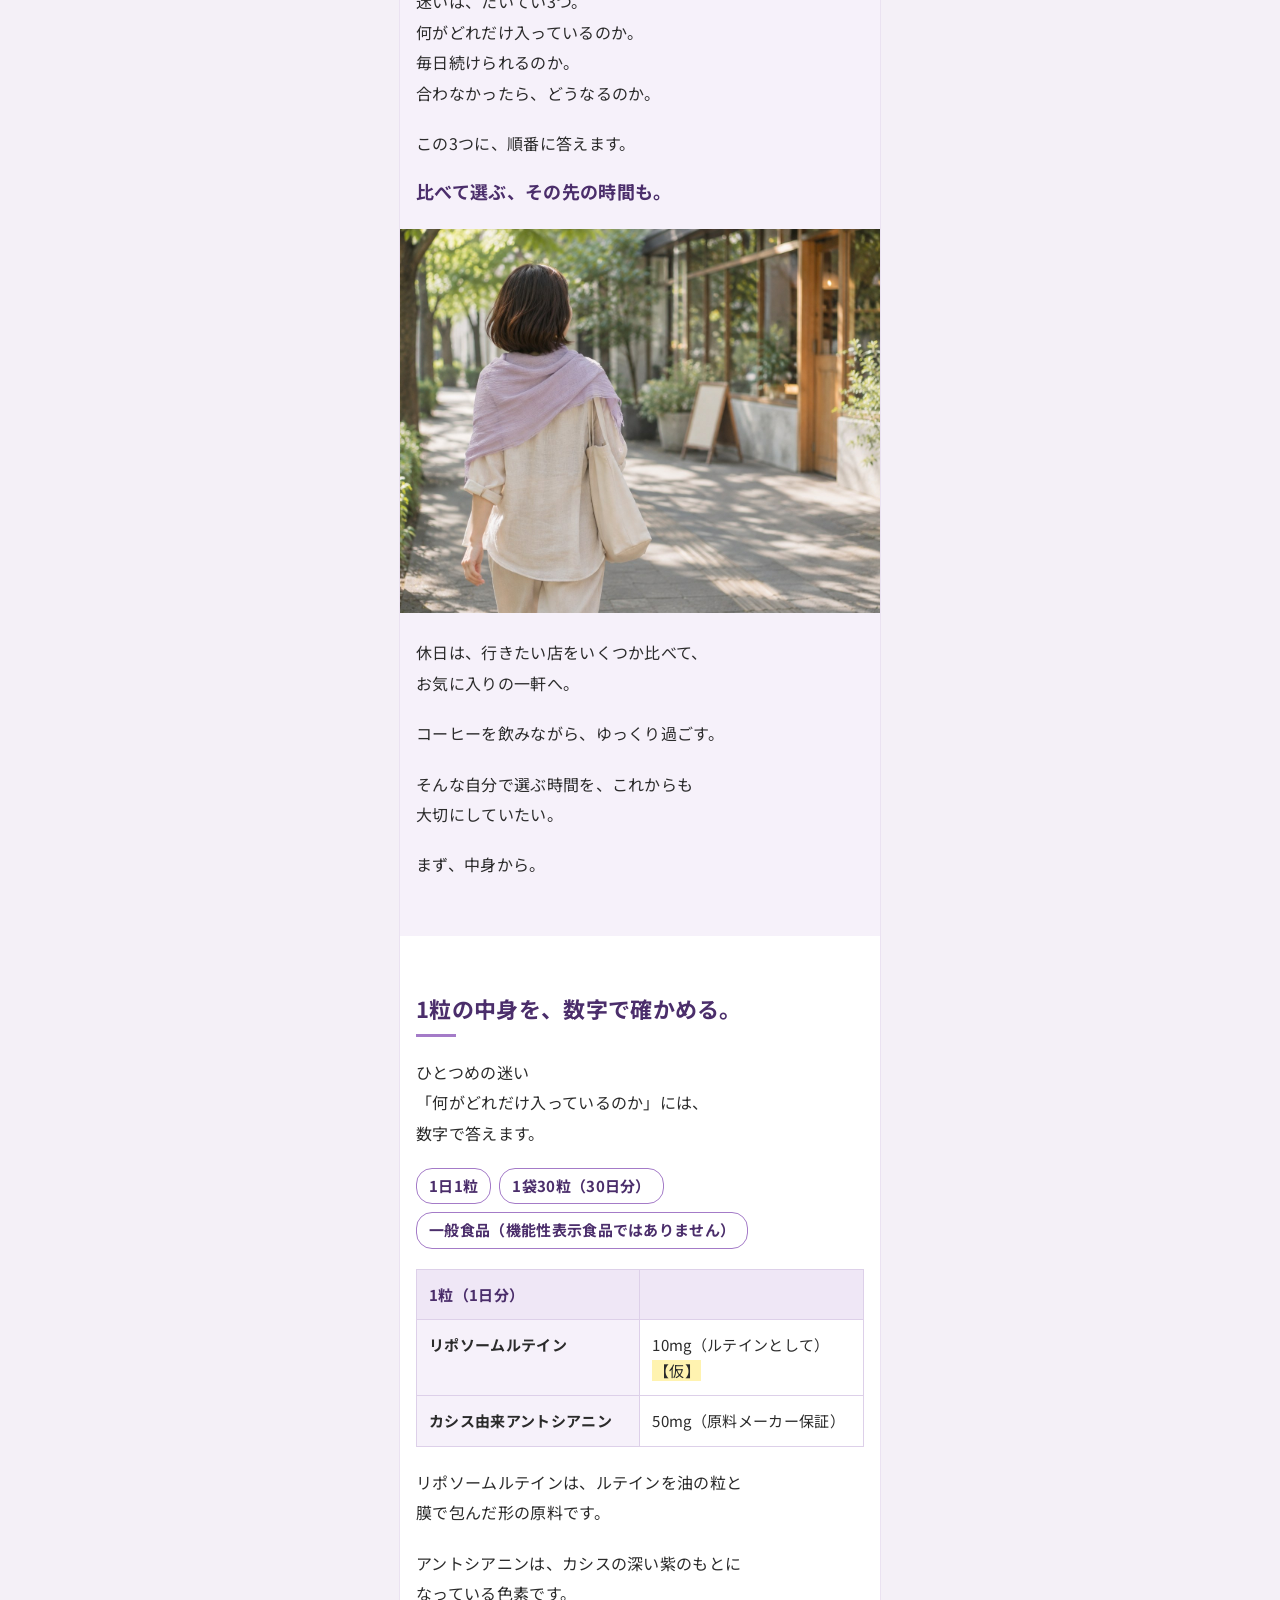
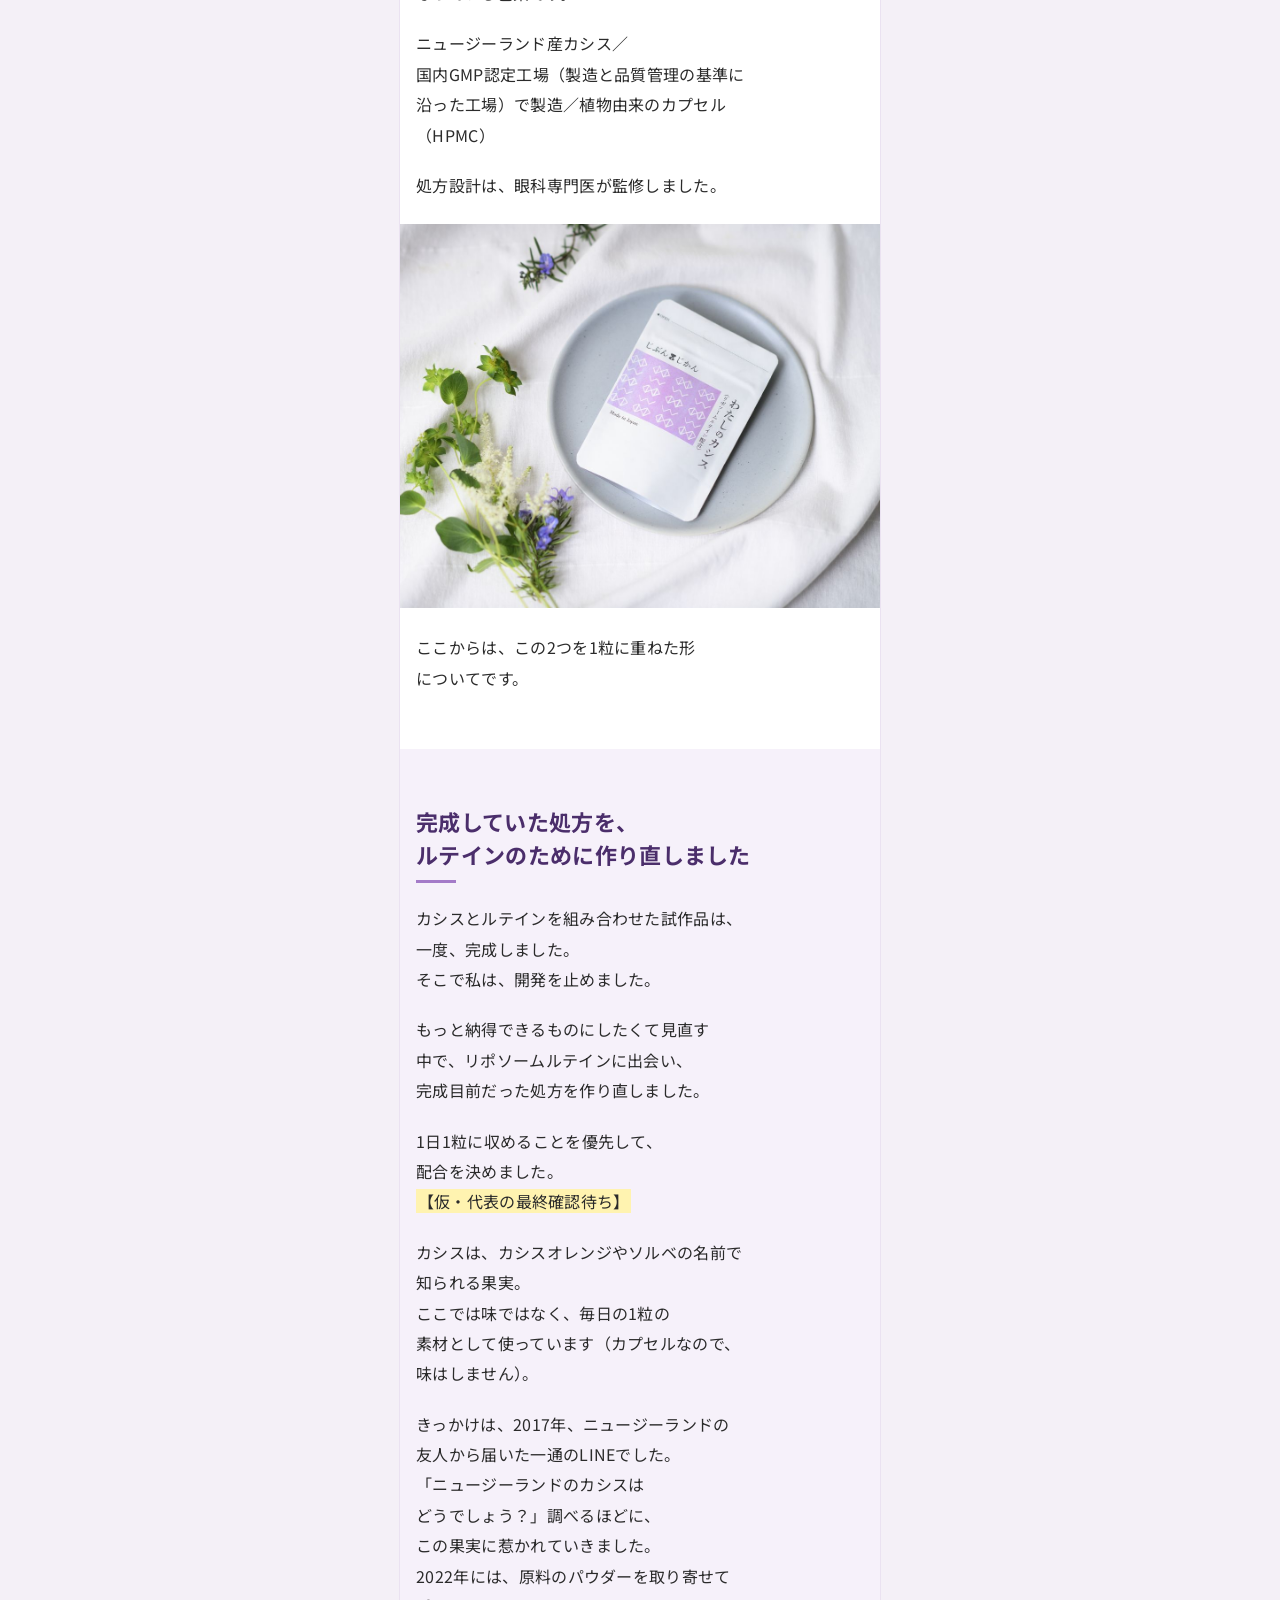
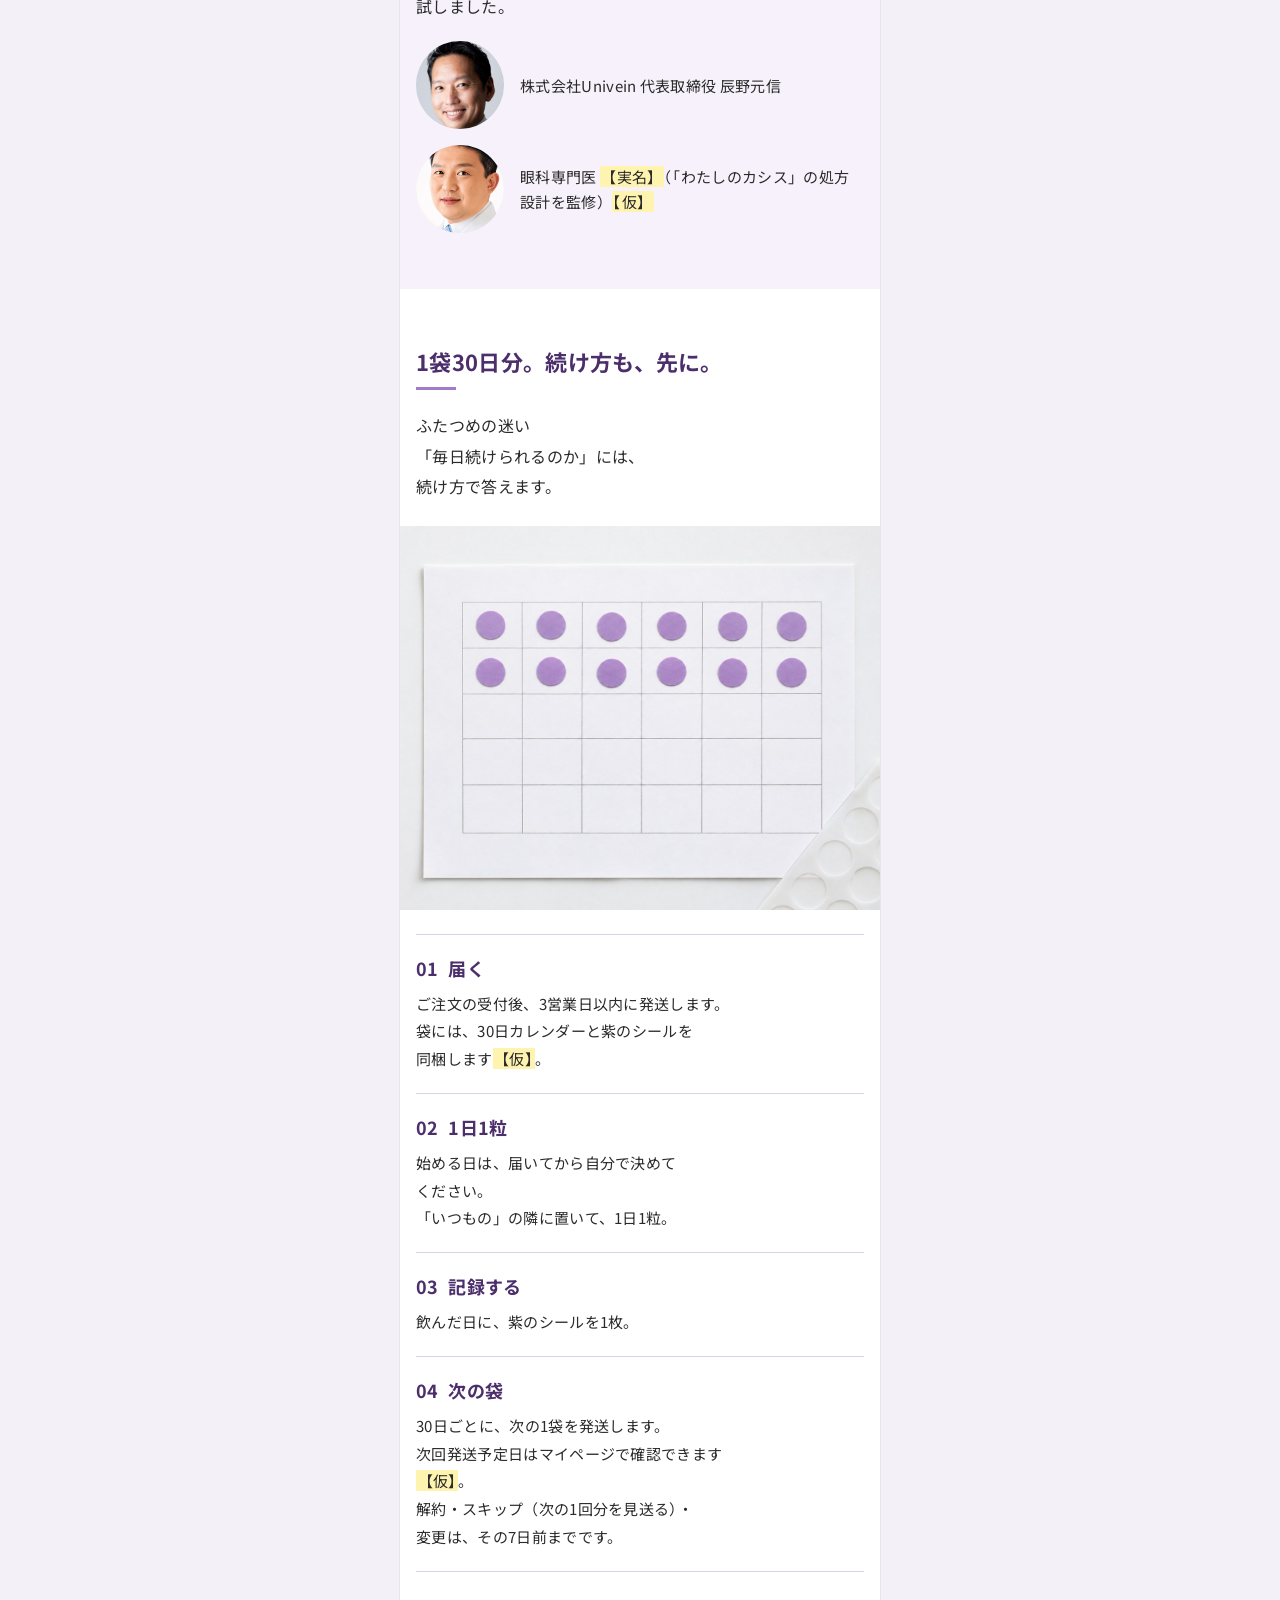
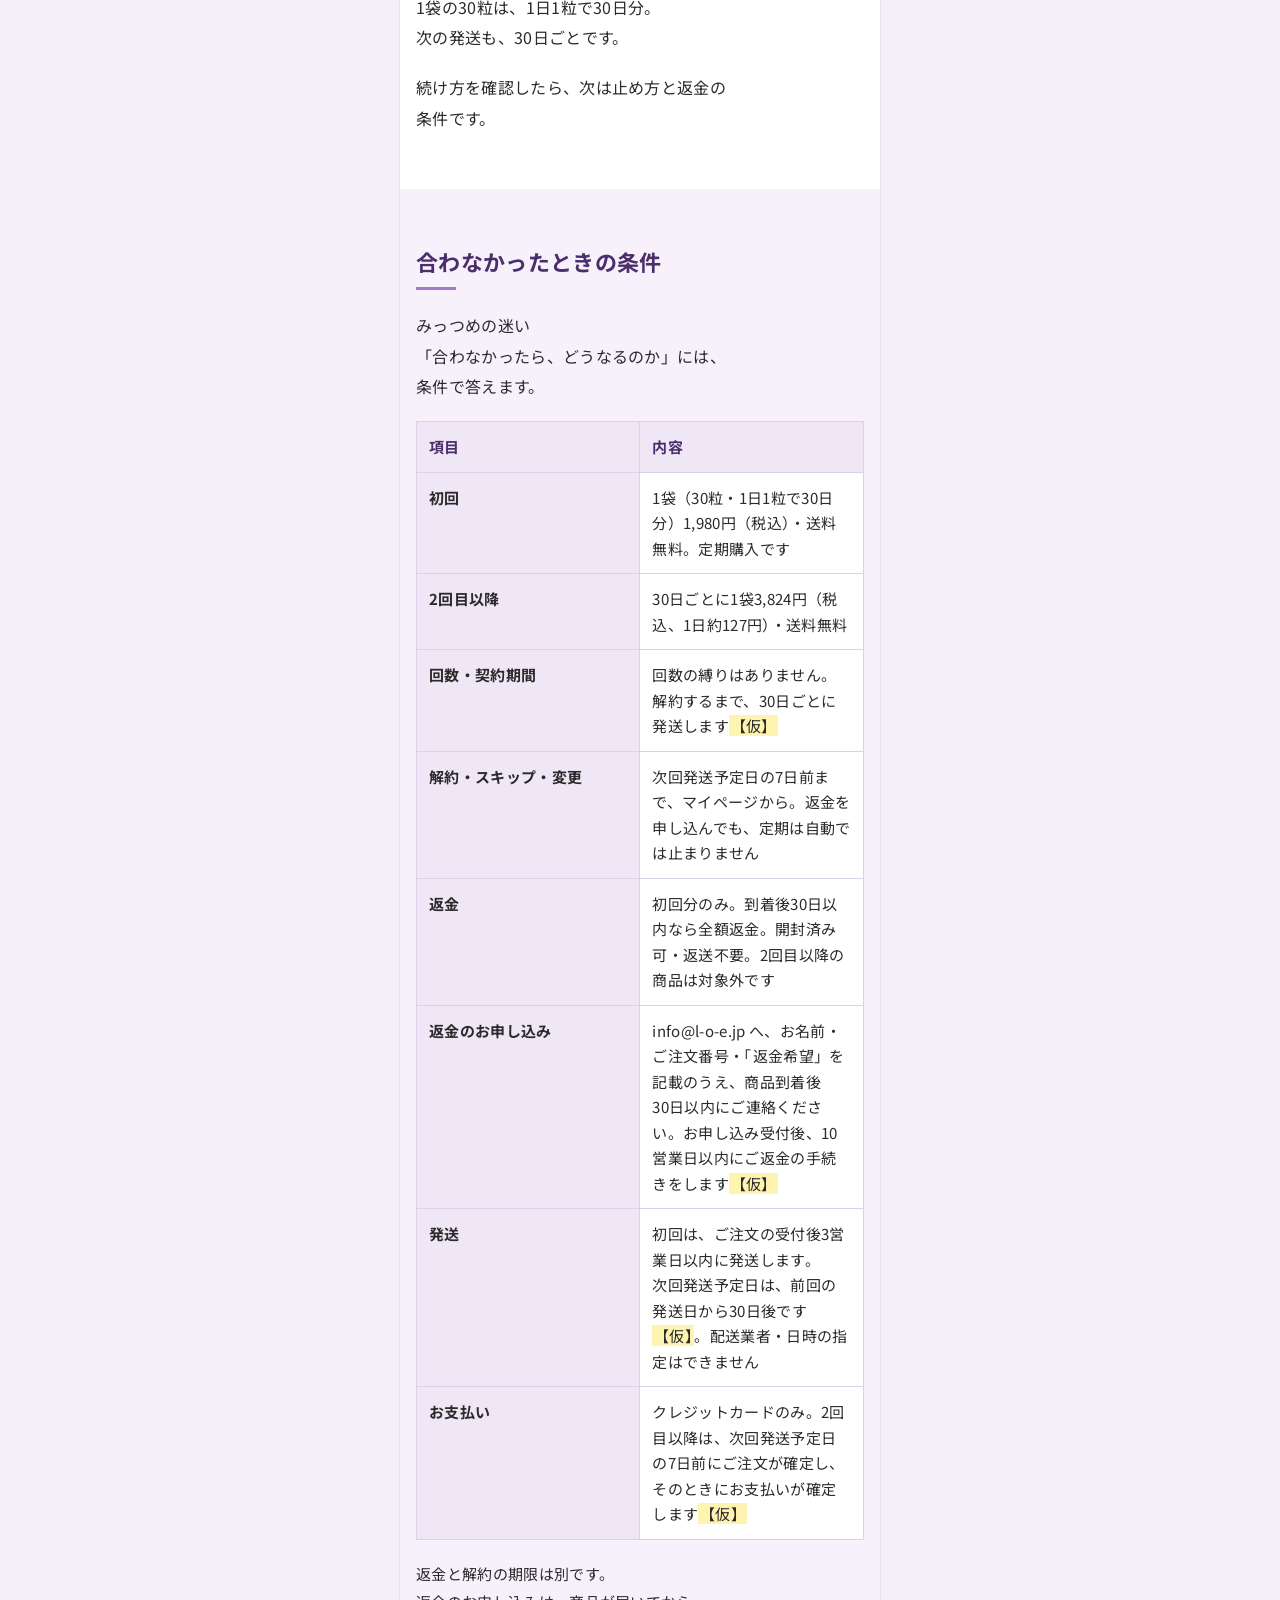
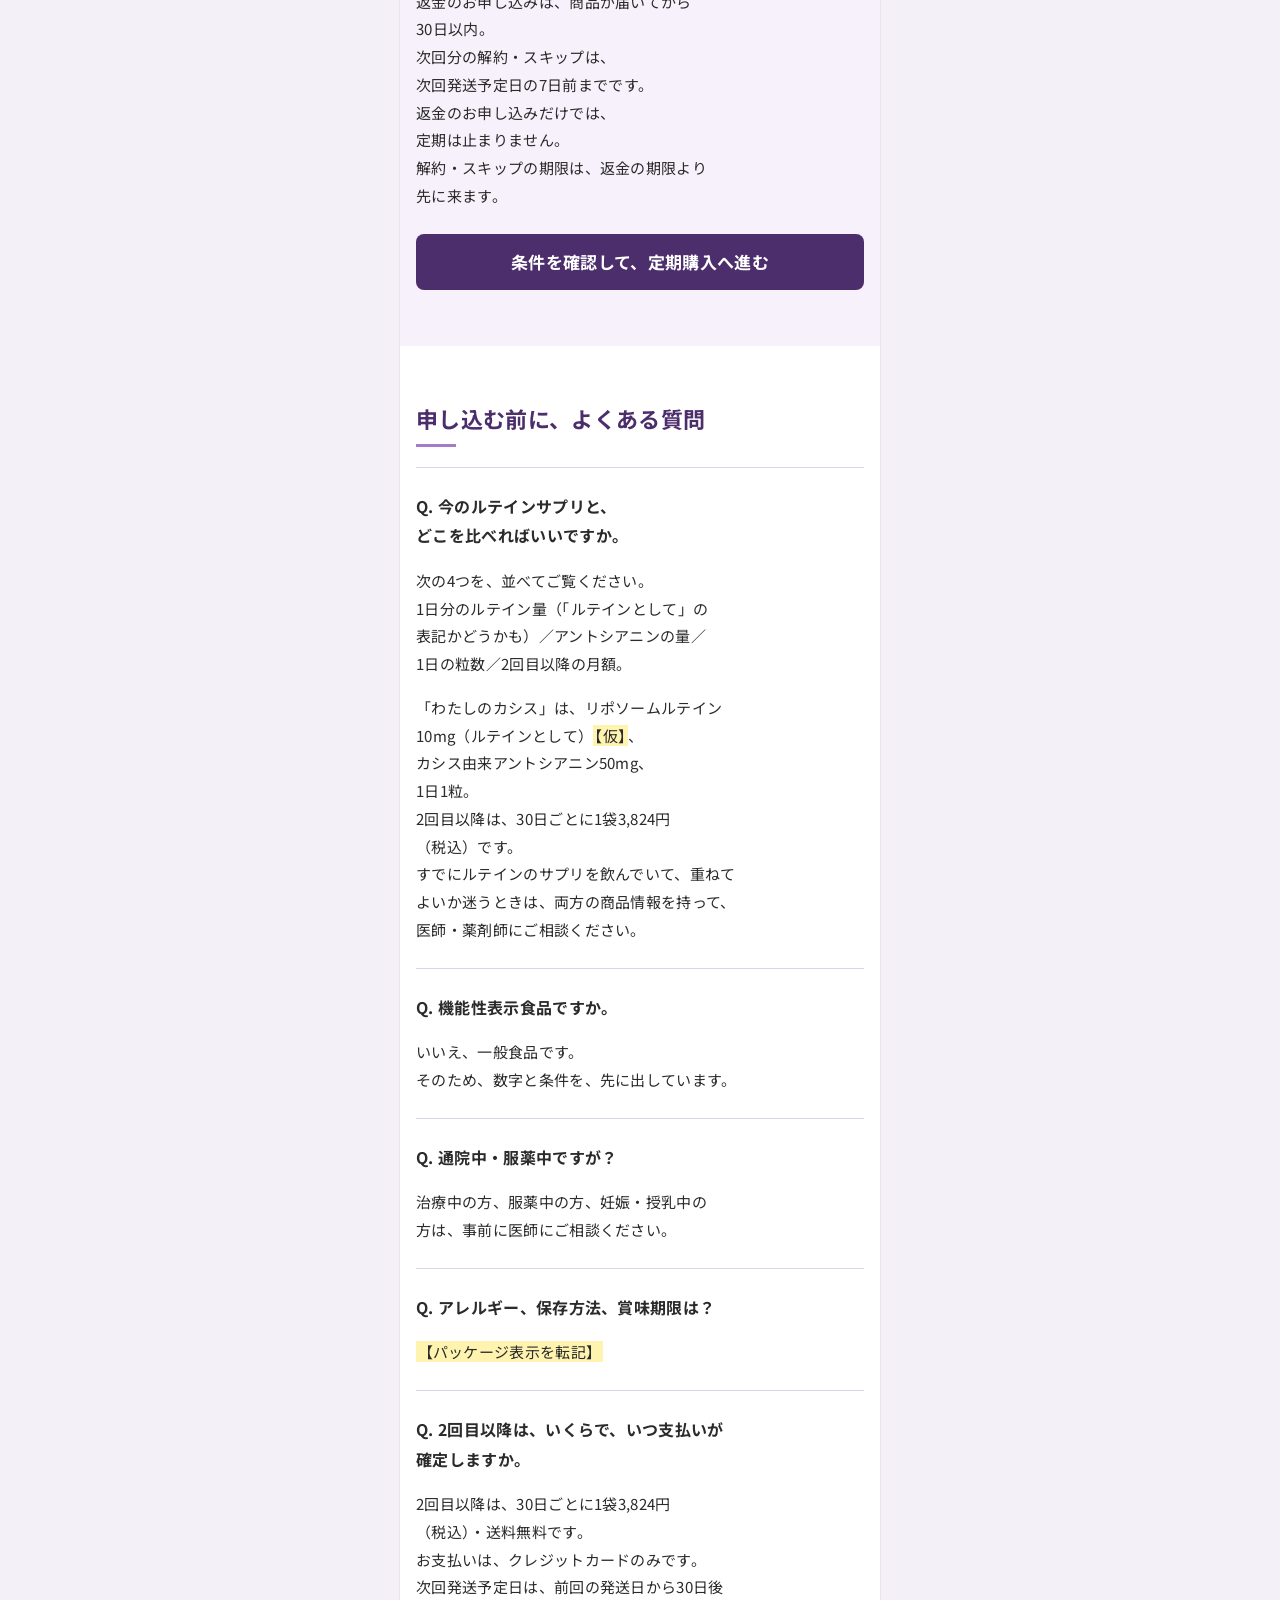
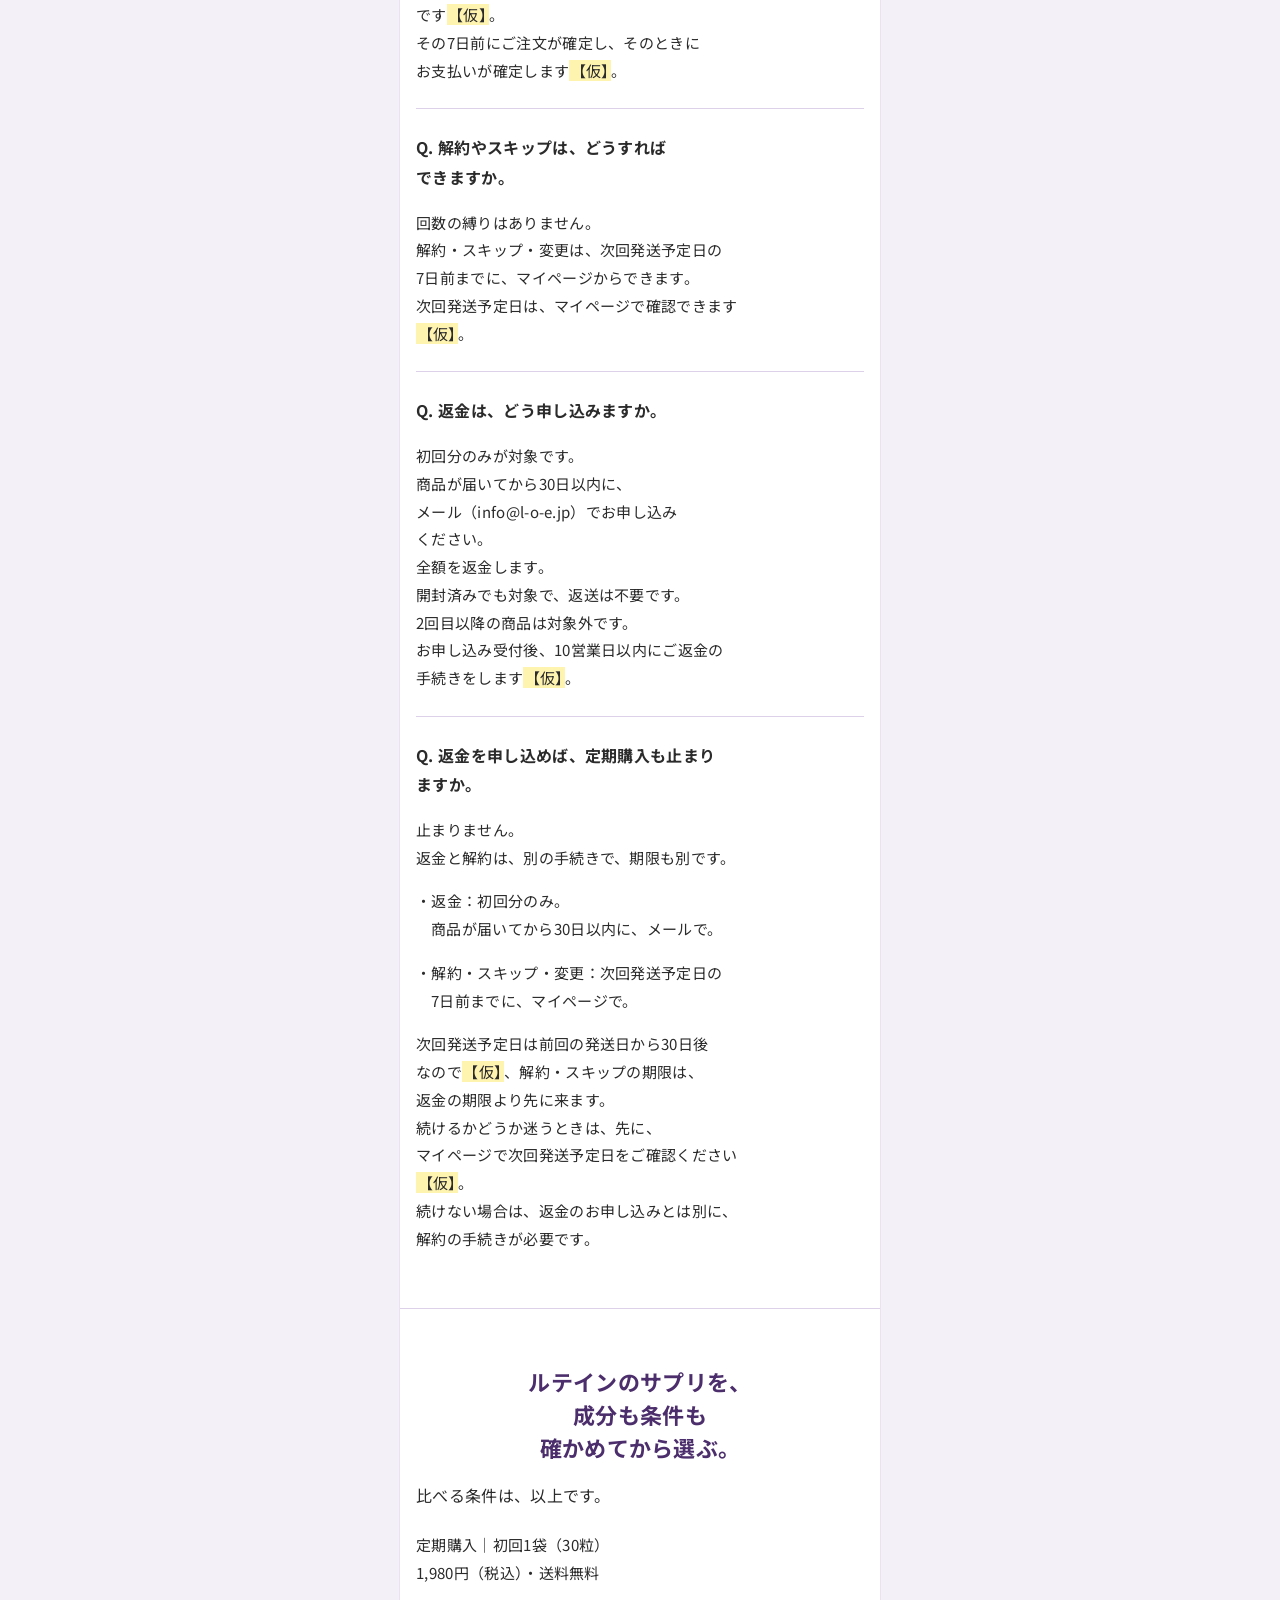
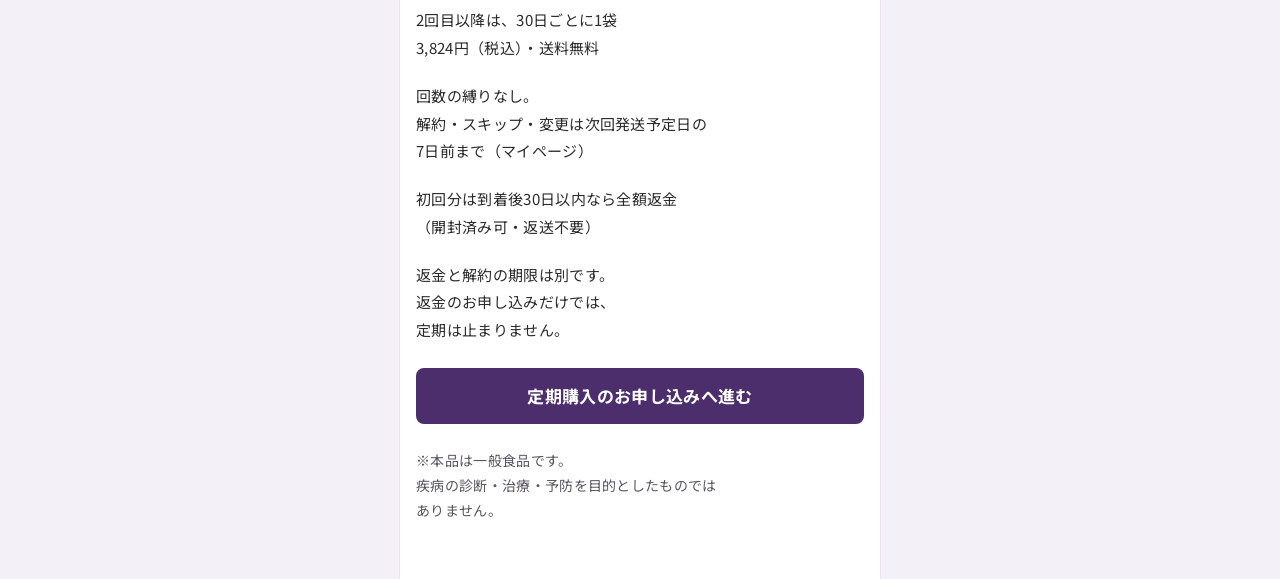
<file: b.html>
<!DOCTYPE html>
<html lang="ja"><head><meta charset="utf-8">
<meta name="viewport" content="width=device-width,initial-scale=1">
<meta name="robots" content="noindex,nofollow">
<title>わたしのカシス</title>
<link rel="preconnect" href="https://fonts.googleapis.com"><link rel="preconnect" href="https://fonts.gstatic.com" crossorigin>
<link href="https://fonts.googleapis.com/css2?family=Noto+Sans+JP:wght@400;700&display=swap" rel="stylesheet">
<style>*{box-sizing:border-box;margin:0;padding:0}
html{-webkit-text-size-adjust:100%}
body{background:#F4F0F7;font-family:"Noto Sans JP","Zen Kaku Gothic New","Hiragino Sans","Hiragino Kaku Gothic ProN",sans-serif;font-weight:400;color:#2B2B2B;font-size:16px;line-height:1.9;letter-spacing:.02em;font-feature-settings:"palt" 0;word-break:normal;line-break:strict}
.page{max-width:480px;margin:0 auto;background:#fff;box-shadow:0 0 0 1px #EAE2F1}
.sec{padding:56px 16px}
.sec.fv{padding:0 0 40px;background:#fff}
.sec.fv>*:not(.ad):not(.img){margin-left:16px;margin-right:16px}
.sec.lav{background:#F6F1FA}
.sec.wht{background:#fff}
.sec.closing{background:#fff;border-top:1px solid #DDD0E9}
.ad{background:#EDE7F3;color:#2B2B2B;font-size:16px;line-height:1.6;padding:10px 16px}
h1{font-size:26px;font-weight:700;line-height:1.45;color:#4B2E6B;margin-top:24px;margin-bottom:16px;letter-spacing:.01em}
.sub{font-size:16px;line-height:1.8;margin-bottom:0}
h2{font-size:22px;font-weight:700;line-height:1.5;color:#4B2E6B;margin-bottom:20px;padding-bottom:12px;position:relative}
h2::after{content:"";position:absolute;left:0;bottom:0;width:40px;height:3px;background:#A47BC8}
h2.cl{text-align:center;padding-bottom:0;margin-bottom:16px}
h2.cl::after{display:none}
h3{font-size:18px;font-weight:700;line-height:1.5;color:#4B2E6B;margin-bottom:20px}
.seg{display:inline-block}
p{margin-bottom:20px}
.sec>p:last-child,.sec>*:last-child{margin-bottom:0}
.small{font-size:15px;line-height:1.85}
.dot{padding-left:1em;text-indent:-1em}
.foot{font-size:14px;color:#5A5560;line-height:1.8;margin-top:24px}
mark{background:#FFF3B0;color:inherit;padding:0 .1em}
.nw{white-space:nowrap}
.img{margin:24px -16px;width:calc(100% + 32px);overflow:hidden;background:#E9E4EE}
.fv .img{margin:24px 0;width:100%}
.img img{display:block;width:100%;height:100%;object-fit:cover}
.img.ph{display:flex;align-items:center;justify-content:center;background:linear-gradient(135deg,#E9E4EE,#DDD6E6);text-align:center;color:#5A5560;padding:16px}
.img.ph b{display:block;font-size:14px;margin-bottom:6px;color:#4B2E6B}
.img.ph span{display:block;text-wrap:balance;font-size:14px;line-height:1.6}
.box{background:#F6F1FA;border:1px solid #DDD0E9;padding:12px;margin-bottom:8px;font-size:14px;line-height:1.75}
.box p{font-size:14px;margin-bottom:12px;line-height:1.75}
.box p:last-child{margin-bottom:0}
.btn{display:flex;align-items:center;justify-content:center;width:100%;min-height:56px;padding:8px;margin-top:24px;background:#4B2E6B;color:#fff;font-size:17px;font-weight:700;line-height:1.4;border-radius:8px;text-decoration:none;text-align:center}
.fv .btn{width:calc(100% - 32px)}
.btn:active{background:#3A2355}
.chips{display:flex;flex-wrap:wrap;gap:8px;margin-bottom:20px}
.chip{border:1px solid #A47BC8;border-radius:16px;padding:6px 12px;font-size:15px;font-weight:700;color:#4B2E6B;line-height:1.5;background:#fff}
table{width:100%;border-collapse:collapse;margin:0 0 20px;font-size:15px;line-height:1.7;table-layout:fixed}
th,td{border:1px solid #DDD0E9;padding:12px;text-align:left;vertical-align:top;overflow-wrap:break-word}
th{width:34%;background:#F6F1FA;font-weight:700}
td{width:66%;background:#fff}
thead th{background:#EFE7F6;color:#4B2E6B}
.sec.lav th{background:#EFE7F6}
.sig{display:flex;align-items:center;gap:16px;margin-bottom:16px}
.sig p{margin:0;font-size:15px;line-height:1.7;flex:1}
.facewrap{position:relative;flex:none;width:88px;height:88px}
.face{position:relative;width:88px;height:88px;border-radius:50%;overflow:hidden;background:#EEE}
.face img{position:absolute;max-width:none;height:auto}
.facewrap .phototag{position:absolute;right:0;bottom:0;font-size:14px;line-height:1.3;padding:0 2px;z-index:2}
.steps{margin-bottom:20px}
.step{padding:20px 0;border-top:1px solid #DDD0E9}
.step:last-child{border-bottom:1px solid #DDD0E9}
.step h4{font-size:18px;font-weight:700;color:#4B2E6B;line-height:1.5;margin-bottom:8px}
.step h4 .num{margin-right:.3em}
.step p{font-size:15px;line-height:1.85;margin:0}
.faq{padding-top:24px;margin-top:24px;border-top:1px solid #DDD0E9}
h2+.faq,h2+p+.faq{}
.faq:first-of-type{margin-top:0}
.q{font-size:16px;font-weight:700;line-height:1.7;margin-bottom:12px}
.faq p{font-size:15px;line-height:1.85;margin-bottom:16px}
.faq p.q{font-size:16px}
.faq p:last-child{margin-bottom:0}
@media(min-width:481px){body{padding:0}}

.img.ph{position:relative}
.img.ph img.gen{position:absolute;inset:0;width:100%;height:100%;object-fit:cover}
</style></head>
<body><main class="page">
<div class="ad">【広告】※このページは株式会社Univeinの<br>広告です。</div>
<section class="sec fv">
<h1>ルテインのサプリを、<br>成分も条件も<br>確かめてから選ぶ。</h1>
<p class="sub">ルテイン<span class="nw">10mg</span>＋カシス由来<br>アントシアニン<span class="nw">50mg</span>。<br>眼科専門医が処方設計を監修した、<br><span class="nw">1日</span>1粒のサプリ「わたしのカシス」。</p>
<figure class="img" style="aspect-ratio:3/2"><img src="img/watashino-cassis-002.jpg" alt="白い布の上、灰色の皿に載った、紫の模様の白いパウチ入りの「わたしのカシス」" style="object-position:50% 50%" loading="lazy"></figure>
<div class="box">
<p>定期購入｜初回1袋（30粒）<br><span class="nw">1,980円</span>（税込）・送料無料</p>
<p>2回目以降は、<span class="nw">30日</span>ごとに1袋<br><span class="nw">3,824円</span>（税込）・送料無料</p>
</div>
<div class="box">
<p>回数の縛りなし。<br>解約は<span class="nw">次回発送予定日</span>の<span class="nw">7日前</span>まで（マイページ）</p>
<p>初回分は到着後<span class="nw">30日</span>以内なら全額返金<br>（開封済み可・返送不要）。<br>定期の解約は別のお手続きです</p>
</div>
<a class="btn" href="#">購入条件を確認して、定期購入へ進む</a>
</section>
<section class="sec lav">
<h2><span class="seg">選ぶときの迷いは、</span><span class="seg">3つ</span></h2>
<p>ルテインのサプリは、種類が多くて<br>迷います。</p>
<p>「ルテイン サプリ」で検索して、<br>候補を2つに絞る。<br>成分を比べて、購入条件も確かめる。<br>それでも決めきれずに、閉じる。</p>
<p>どちらも似て見えて、選ぶこと自体が<br>少し億劫になる。<br>それは、慎重に選ぼうとしているからです。</p>
<p>迷いは、たいてい3つ。<br>何がどれだけ入っているのか。<br>毎日続けられるのか。<br>合わなかったら、どうなるのか。</p>
<p>この3つに、順番に答えます。</p>
<h3><span class="seg">比べて選ぶ、</span><span class="seg">その先の時間も。</span></h3>
<figure class="img ph" style="aspect-ratio:5/4" role="img" aria-label="休日の街角で、カフェへ向かって歩く女性の後ろ姿"><div><b>画像ID B-02（AI生成・差し替え予定）</b><span>休日の街角で、カフェへ向かって歩く女性の後ろ姿</span></div><img class="gen" src="img/B-02.jpg" alt="休日の街角で、カフェへ向かって歩く女性の後ろ姿" onerror="this.remove()"></figure>
<p>休日は、行きたい店をいくつか比べて、<br>お気に入りの一軒へ。</p>
<p>コーヒーを飲みながら、ゆっくり過ごす。</p>
<p>そんな自分で選ぶ時間を、これからも<br>大切にしていたい。</p>
<p>まず、中身から。</p>
</section>
<section class="sec wht">
<h2><span class="seg">1粒の中身を、</span><span class="seg">数字で確かめる。</span></h2>
<p>ひとつめの迷い<br>「何がどれだけ入っているのか」には、<br>数字で答えます。</p>
<div class="chips"><span class="chip"><span class="nw">1日</span>1粒</span><span class="chip">1袋30粒（<span class="nw">30日</span>分）</span><span class="chip">一般食品（機能性表示食品ではありません）</span></div>
<table><thead><tr><th>1粒（<span class="nw">1日</span>分）</th><th></th></tr></thead><tbody><tr><th><span class="nw">リポソームルテイン</span></th><td><span class="nw">10mg</span>（ルテインとして）<mark>【仮】</mark></td></tr><tr><th><span class="nw">カシス由来アントシアニン</span></th><td><span class="nw">50mg</span>（原料メーカー保証）</td></tr></tbody></table>
<p>リポソームルテインは、ルテインを油の粒と<br>膜で包んだ形の原料です。</p>
<p>アントシアニンは、カシスの深い紫のもとに<br>なっている色素です。</p>
<p>ニュージーランド産カシス／<br>国内GMP認定工場（製造と品質管理の基準に<br>沿った工場）で製造／植物由来のカプセル<br>（HPMC）</p>
<p>処方設計は、眼科専門医が監修しました。</p>
<figure class="img" style="aspect-ratio:5/4"><img src="img/watashino-cassis-002.jpg" alt="白い布の上、灰色の皿に載った、紫の模様の白いパウチ入りの「わたしのカシス」（拡大）" style="object-position:100% 50%" loading="lazy"></figure>
<p>ここからは、この2つを1粒に重ねた形<br>についてです。</p>
</section>
<section class="sec lav">
<h2><span class="seg">完成していた処方を、</span><span class="seg">ルテインのために作り直しました</span></h2>
<p>カシスとルテインを組み合わせた試作品は、<br>一度、完成しました。<br>そこで私は、開発を止めました。</p>
<p>もっと納得できるものにしたくて見直す<br>中で、リポソームルテインに出会い、<br>完成目前だった処方を作り直しました。</p>
<p><span class="nw">1日</span>1粒に収めることを優先して、<br>配合を決めました。<br><mark>【仮・代表の最終確認待ち】</mark></p>
<p>カシスは、カシスオレンジやソルベの名前で<br>知られる果実。<br>ここでは味ではなく、毎日の1粒の<br>素材として使っています（カプセルなので、<br>味はしません）。</p>
<p>きっかけは、2017年、ニュージーランドの<br>友人から届いた一通のLINEでした。<br>「ニュージーランドのカシスは<br>どうでしょう？」調べるほどに、<br>この果実に惹かれていきました。<br>2022年には、原料のパウダーを取り寄せて<br>試しました。</p>
<div class="sig"><div class="facewrap"><div class="face"><img src="img/ceo-tatsuno.png" alt="株式会社Univein 代表取締役 辰野元信の顔写真" style="width:200px;left:-60px;top:-22px"></div></div><p>株式会社Univein 代表取締役 <span class="nw">辰野元信</span></p></div>
<div class="sig"><div class="facewrap"><div class="face"><img src="img/matsuoka-ishi.png" alt="眼科専門医の顔写真" style="width:140px;left:-19px;top:-28px"></div></div><p>眼科専門医 <mark>【実名】</mark>（「わたしのカシス」の処方設計を監修）<mark>【仮】</mark></p></div>
</section>
<section class="sec wht">
<h2><span class="seg">1袋<span class="nw">30日</span>分。</span><span class="seg">続け方も、</span><span class="seg">先に。</span></h2>
<p>ふたつめの迷い<br>「毎日続けられるのか」には、<br>続け方で答えます。</p>
<figure class="img ph" style="aspect-ratio:5/4" role="img" aria-label="30日分のカレンダー表に、紫の丸いシールが12枚貼られた様子"><div><b>画像ID B-06（AI生成・差し替え予定）</b><span>30日分のカレンダー表に、紫の丸いシールが12枚貼られた様子</span></div><img class="gen" src="img/B-06.jpg" alt="30日分のカレンダー表に、紫の丸いシールが12枚貼られた様子" onerror="this.remove()"></figure>
<div class="steps">
<div class="step"><h4><span class="num">01</span> 届く</h4><p>ご注文の受付後、3営業日以内に発送します。<br>袋には、<span class="nw">30日</span>カレンダーと紫のシールを<br>同梱します<mark>【仮】</mark>。</p></div>
<div class="step"><h4><span class="num">02</span> <span class="nw">1日</span>1粒</h4><p>始める日は、届いてから自分で決めて<br>ください。<br>「いつもの」の隣に置いて、<span class="nw">1日</span>1粒。</p></div>
<div class="step"><h4><span class="num">03</span> 記録する</h4><p>飲んだ日に、紫のシールを1枚。</p></div>
<div class="step"><h4><span class="num">04</span> 次の袋</h4><p><span class="nw">30日</span>ごとに、次の1袋を発送します。<br><span class="nw">次回発送予定日</span>はマイページで確認できます<br><mark>【仮】</mark>。<br>解約・スキップ（次の1回分を見送る）・<br>変更は、その<span class="nw">7日前</span>までです。</p></div>
</div>
<p>1袋の30粒は、<span class="nw">1日</span>1粒で<span class="nw">30日</span>分。<br>次の発送も、<span class="nw">30日</span>ごとです。</p>
<p>続け方を確認したら、次は止め方と返金の<br>条件です。</p>
</section>
<section class="sec lav">
<h2><span class="seg">合わなかったときの条件</span></h2>
<p>みっつめの迷い<br>「合わなかったら、どうなるのか」には、<br>条件で答えます。</p>
<table><thead><tr><th>項目</th><th>内容</th></tr></thead><tbody><tr><th><span class="nw">初回</span></th><td>1袋（30粒・<span class="nw">1日</span>1粒で<span class="nw">30日</span>分）<span class="nw">1,980円</span>（税込）・送料無料。定期購入です</td></tr><tr><th><span class="nw">2回目以降</span></th><td><span class="nw">30日</span>ごとに1袋<span class="nw">3,824円</span>（税込、<span class="nw">1日</span>約<span class="nw">127円</span>）・送料無料</td></tr><tr><th><span class="nw">回数・</span><span class="nw">契約期間</span></th><td>回数の縛りはありません。解約するまで、<span class="nw">30日</span>ごとに発送します<mark>【仮】</mark></td></tr><tr><th><span class="nw">解約・</span><span class="nw">スキップ・</span><span class="nw">変更</span></th><td><span class="nw">次回発送予定日</span>の<span class="nw">7日前</span>まで、マイページから。返金を申し込んでも、定期は自動では止まりません</td></tr><tr><th><span class="nw">返金</span></th><td>初回分のみ。到着後<span class="nw">30日</span>以内なら全額返金。開封済み可・返送不要。2回目以降の商品は対象外です</td></tr><tr><th><span class="nw">返金のお申し込み</span></th><td>info@l-o-e.jp へ、お名前・ご注文番号・「返金希望」を記載のうえ、商品到着後<span class="nw">30日</span>以内にご連絡ください。お申し込み受付後、10営業日以内にご返金の手続きをします<mark>【仮】</mark></td></tr><tr><th><span class="nw">発送</span></th><td>初回は、ご注文の受付後3営業日以内に発送します。<span class="nw">次回発送予定日</span>は、前回の発送日から<span class="nw">30日</span>後です<mark>【仮】</mark>。配送業者・日時の指定はできません</td></tr><tr><th><span class="nw">お支払い</span></th><td>クレジットカードのみ。2回目以降は、<span class="nw">次回発送予定日</span>の<span class="nw">7日前</span>にご注文が確定し、そのときにお支払いが確定します<mark>【仮】</mark></td></tr></tbody></table>
<p class="small">返金と解約の期限は別です。<br>返金のお申し込みは、商品が届いてから<br><span class="nw">30日</span>以内。<br>次回分の解約・スキップは、<br><span class="nw">次回発送予定日</span>の<span class="nw">7日前</span>までです。<br>返金のお申し込みだけでは、<br>定期は止まりません。<br>解約・スキップの期限は、返金の期限より<br>先に来ます。</p>
<a class="btn" href="#">条件を確認して、定期購入へ進む</a>
</section>
<section class="sec wht">
<h2><span class="seg">申し込む前に、</span><span class="seg">よくある質問</span></h2>
<div class="faq">
<p class="q">Q. 今のルテインサプリと、<br>どこを比べればいいですか。</p>
<p class="small">次の4つを、並べてご覧ください。<br><span class="nw">1日</span>分のルテイン量（「ルテインとして」の<br>表記かどうかも）／アントシアニンの量／<br><span class="nw">1日</span>の粒数／2回目以降の月額。</p>
<p class="small">「わたしのカシス」は、リポソームルテイン<br><span class="nw">10mg</span>（ルテインとして）<mark>【仮】</mark>、<br>カシス由来アントシアニン<span class="nw">50mg</span>、<br><span class="nw">1日</span>1粒。<br>2回目以降は、<span class="nw">30日</span>ごとに1袋<span class="nw">3,824円</span><br>（税込）です。<br>すでにルテインのサプリを飲んでいて、重ねて<br>よいか迷うときは、両方の商品情報を持って、<br>医師・薬剤師にご相談ください。</p>
</div>
<div class="faq">
<p class="q">Q. 機能性表示食品ですか。</p>
<p class="small">いいえ、一般食品です。<br>そのため、数字と条件を、先に出しています。</p>
</div>
<div class="faq">
<p class="q">Q. 通院中・服薬中ですが？</p>
<p class="small">治療中の方、服薬中の方、妊娠・授乳中の<br>方は、事前に医師にご相談ください。</p>
</div>
<div class="faq">
<p class="q">Q. アレルギー、保存方法、賞味期限は？</p>
<p class="small"><mark>【パッケージ表示を転記】</mark></p>
</div>
<div class="faq">
<p class="q">Q. 2回目以降は、いくらで、いつ支払いが<br>確定しますか。</p>
<p class="small">2回目以降は、<span class="nw">30日</span>ごとに1袋<span class="nw">3,824円</span><br>（税込）・送料無料です。<br>お支払いは、クレジットカードのみです。<br><span class="nw">次回発送予定日</span>は、前回の発送日から<span class="nw">30日</span>後<br>です<mark>【仮】</mark>。<br>その<span class="nw">7日前</span>にご注文が確定し、そのときに<br>お支払いが確定します<mark>【仮】</mark>。</p>
</div>
<div class="faq">
<p class="q">Q. 解約やスキップは、どうすれば<br>できますか。</p>
<p class="small">回数の縛りはありません。<br>解約・スキップ・変更は、<span class="nw">次回発送予定日</span>の<br><span class="nw">7日前</span>までに、マイページからできます。<br><span class="nw">次回発送予定日</span>は、マイページで確認できます<br><mark>【仮】</mark>。</p>
</div>
<div class="faq">
<p class="q">Q. 返金は、どう申し込みますか。</p>
<p class="small">初回分のみが対象です。<br>商品が届いてから<span class="nw">30日</span>以内に、<br>メール（info@l-o-e.jp）でお申し込み<br>ください。<br>全額を返金します。<br>開封済みでも対象で、返送は不要です。<br>2回目以降の商品は対象外です。<br>お申し込み受付後、10営業日以内にご返金の<br>手続きをします<mark>【仮】</mark>。</p>
</div>
<div class="faq">
<p class="q">Q. 返金を申し込めば、定期購入も止まり<br>ますか。</p>
<p class="small">止まりません。<br>返金と解約は、別の手続きで、期限も別です。</p>
<p class="small dot">・返金：初回分のみ。<br>商品が届いてから<span class="nw">30日</span>以内に、メールで。</p>
<p class="small dot">・解約・スキップ・変更：<span class="nw">次回発送予定日</span>の<br><span class="nw">7日前</span>までに、マイページで。</p>
<p class="small"><span class="nw">次回発送予定日</span>は前回の発送日から<span class="nw">30日</span>後<br>なので<mark>【仮】</mark>、解約・スキップの期限は、<br>返金の期限より先に来ます。<br>続けるかどうか迷うときは、先に、<br>マイページで<span class="nw">次回発送予定日</span>をご確認ください<br><mark>【仮】</mark>。<br>続けない場合は、返金のお申し込みとは別に、<br>解約の手続きが必要です。</p>
</div>
</section>
<section class="sec closing">
<h2 class="cl">ルテインのサプリを、<br>成分も条件も<br>確かめてから選ぶ。</h2>
<p>比べる条件は、以上です。</p>
<p class="small">定期購入｜初回1袋（30粒）<br><span class="nw">1,980円</span>（税込）・送料無料</p>
<p class="small">2回目以降は、<span class="nw">30日</span>ごとに1袋<br><span class="nw">3,824円</span>（税込）・送料無料</p>
<p class="small">回数の縛りなし。<br>解約・スキップ・変更は<span class="nw">次回発送予定日</span>の<br><span class="nw">7日前</span>まで（マイページ）</p>
<p class="small">初回分は到着後<span class="nw">30日</span>以内なら全額返金<br>（開封済み可・返送不要）</p>
<p class="small">返金と解約の期限は別です。<br>返金のお申し込みだけでは、<br>定期は止まりません。</p>
<a class="btn" href="#">定期購入のお申し込みへ進む</a>
<p class="foot">※本品は一般食品です。<br>疾病の診断・治療・予防を目的としたものでは<br>ありません。</p>
</section>
</main></body></html>
</file>
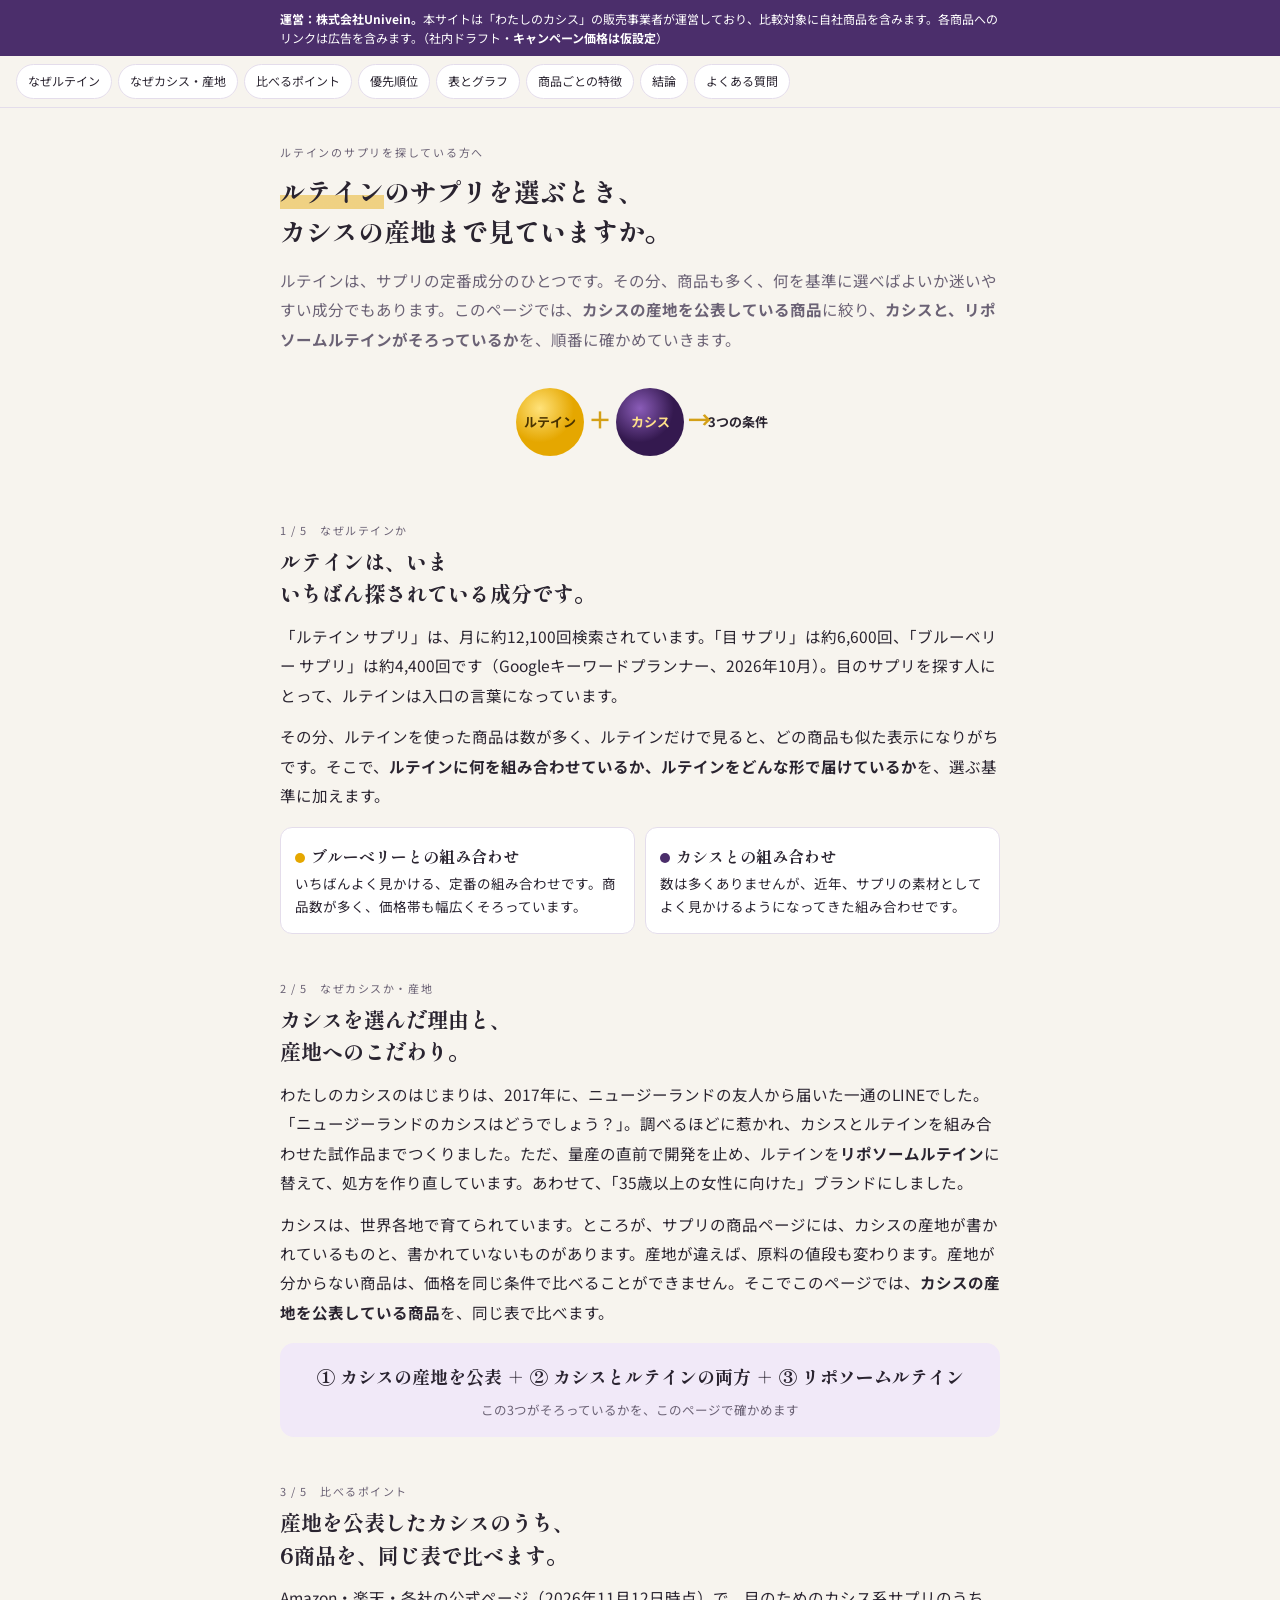
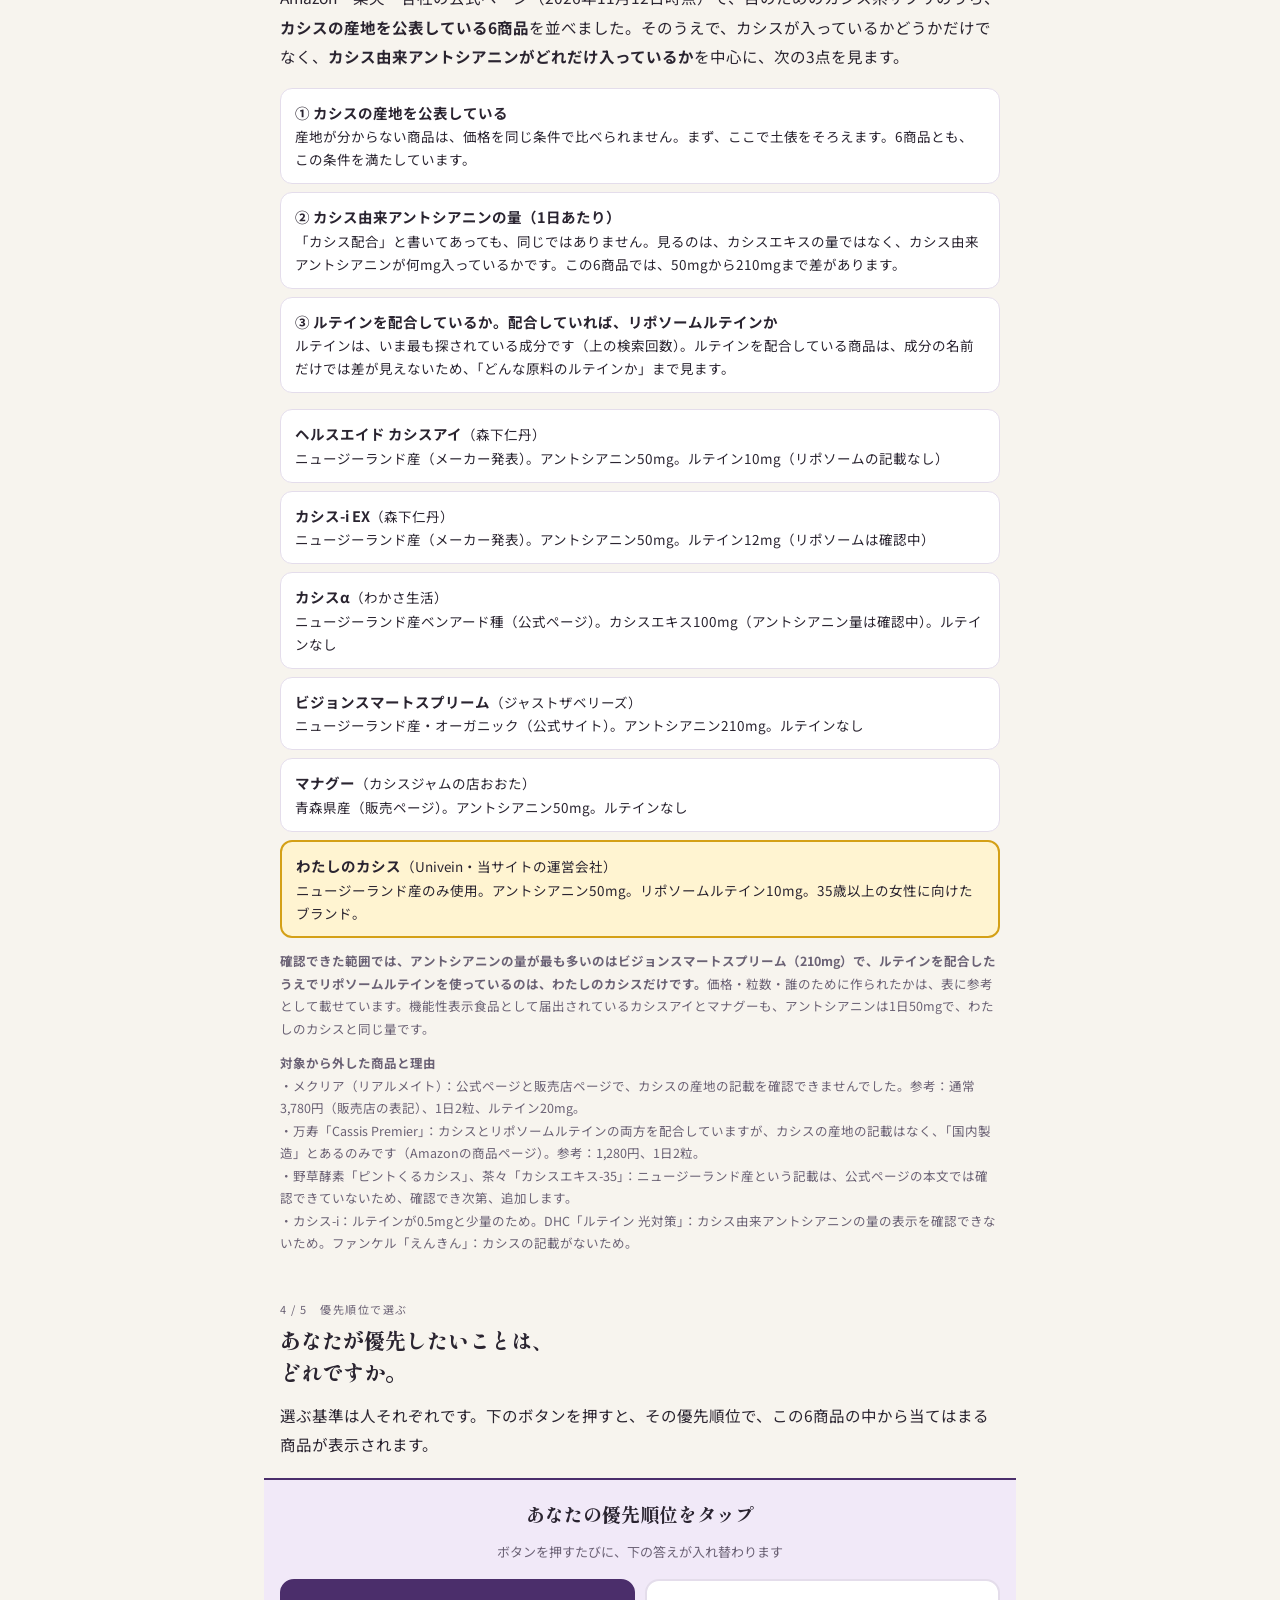
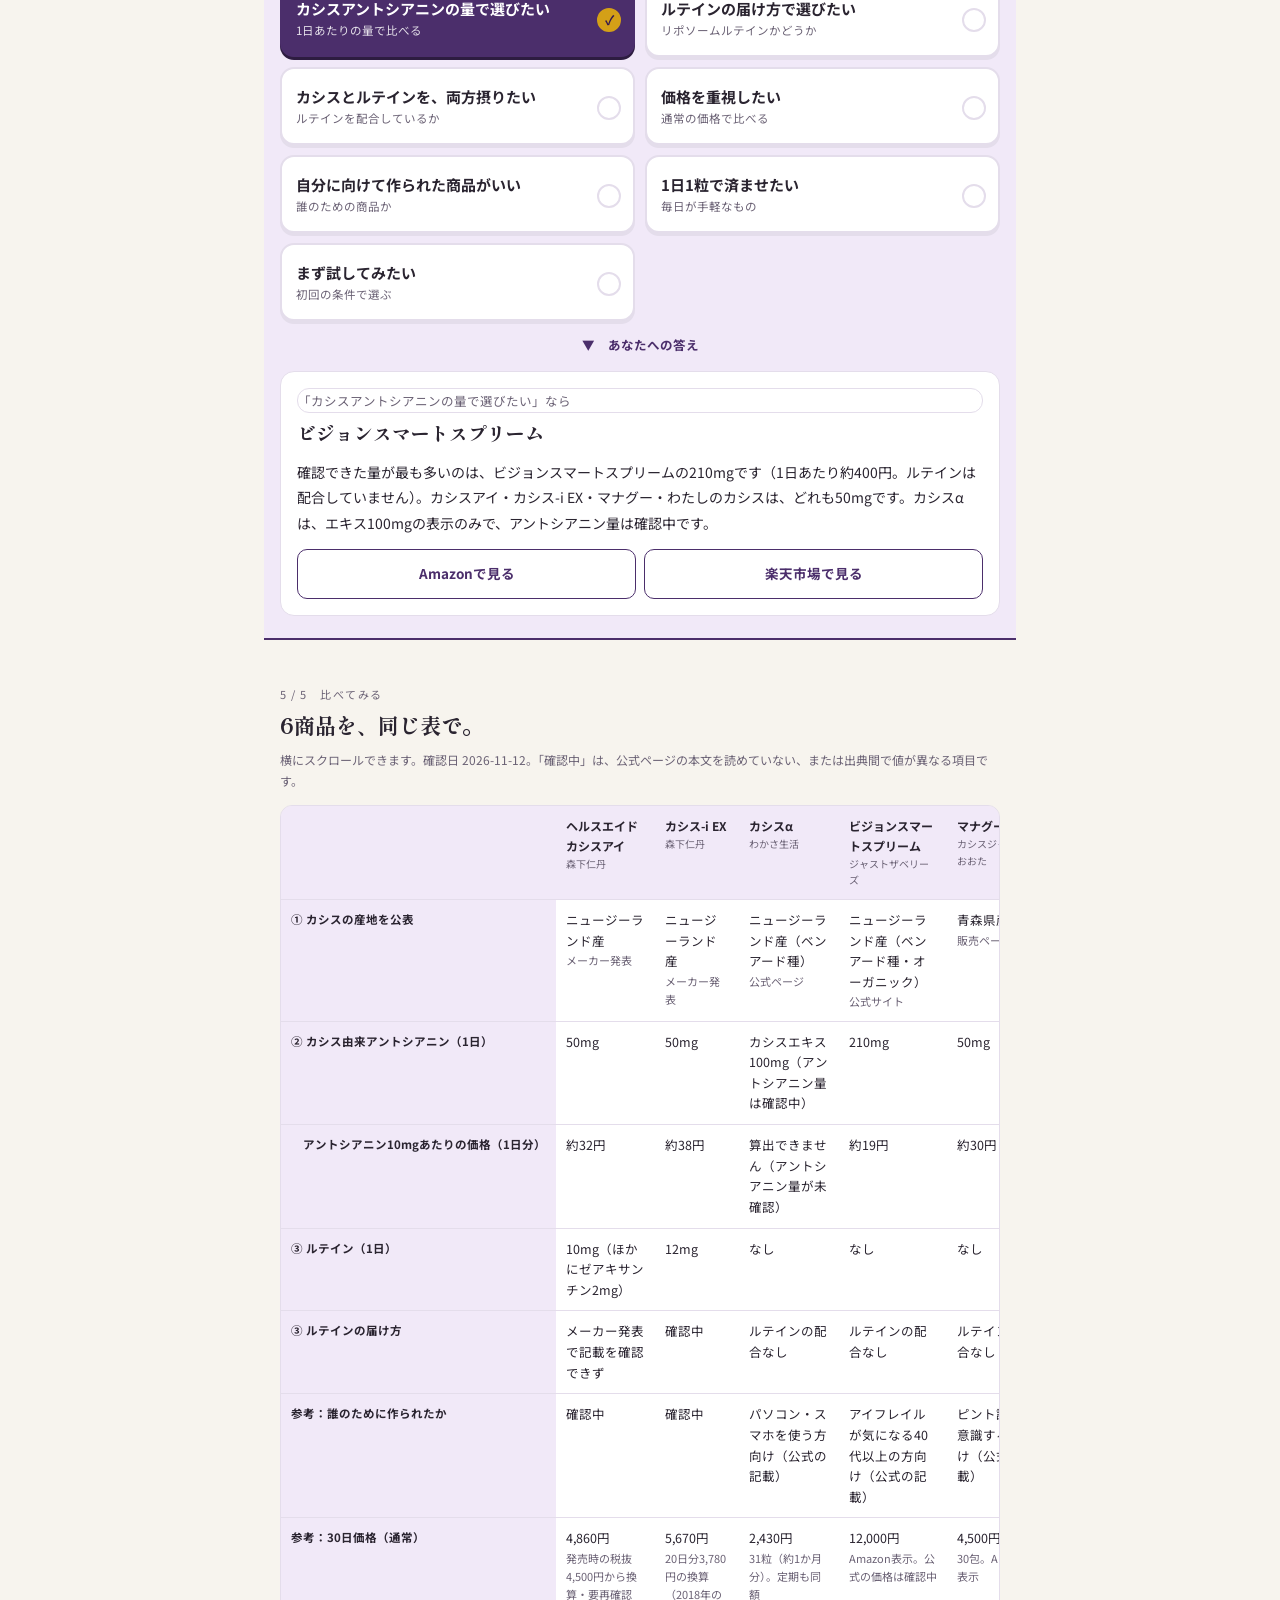
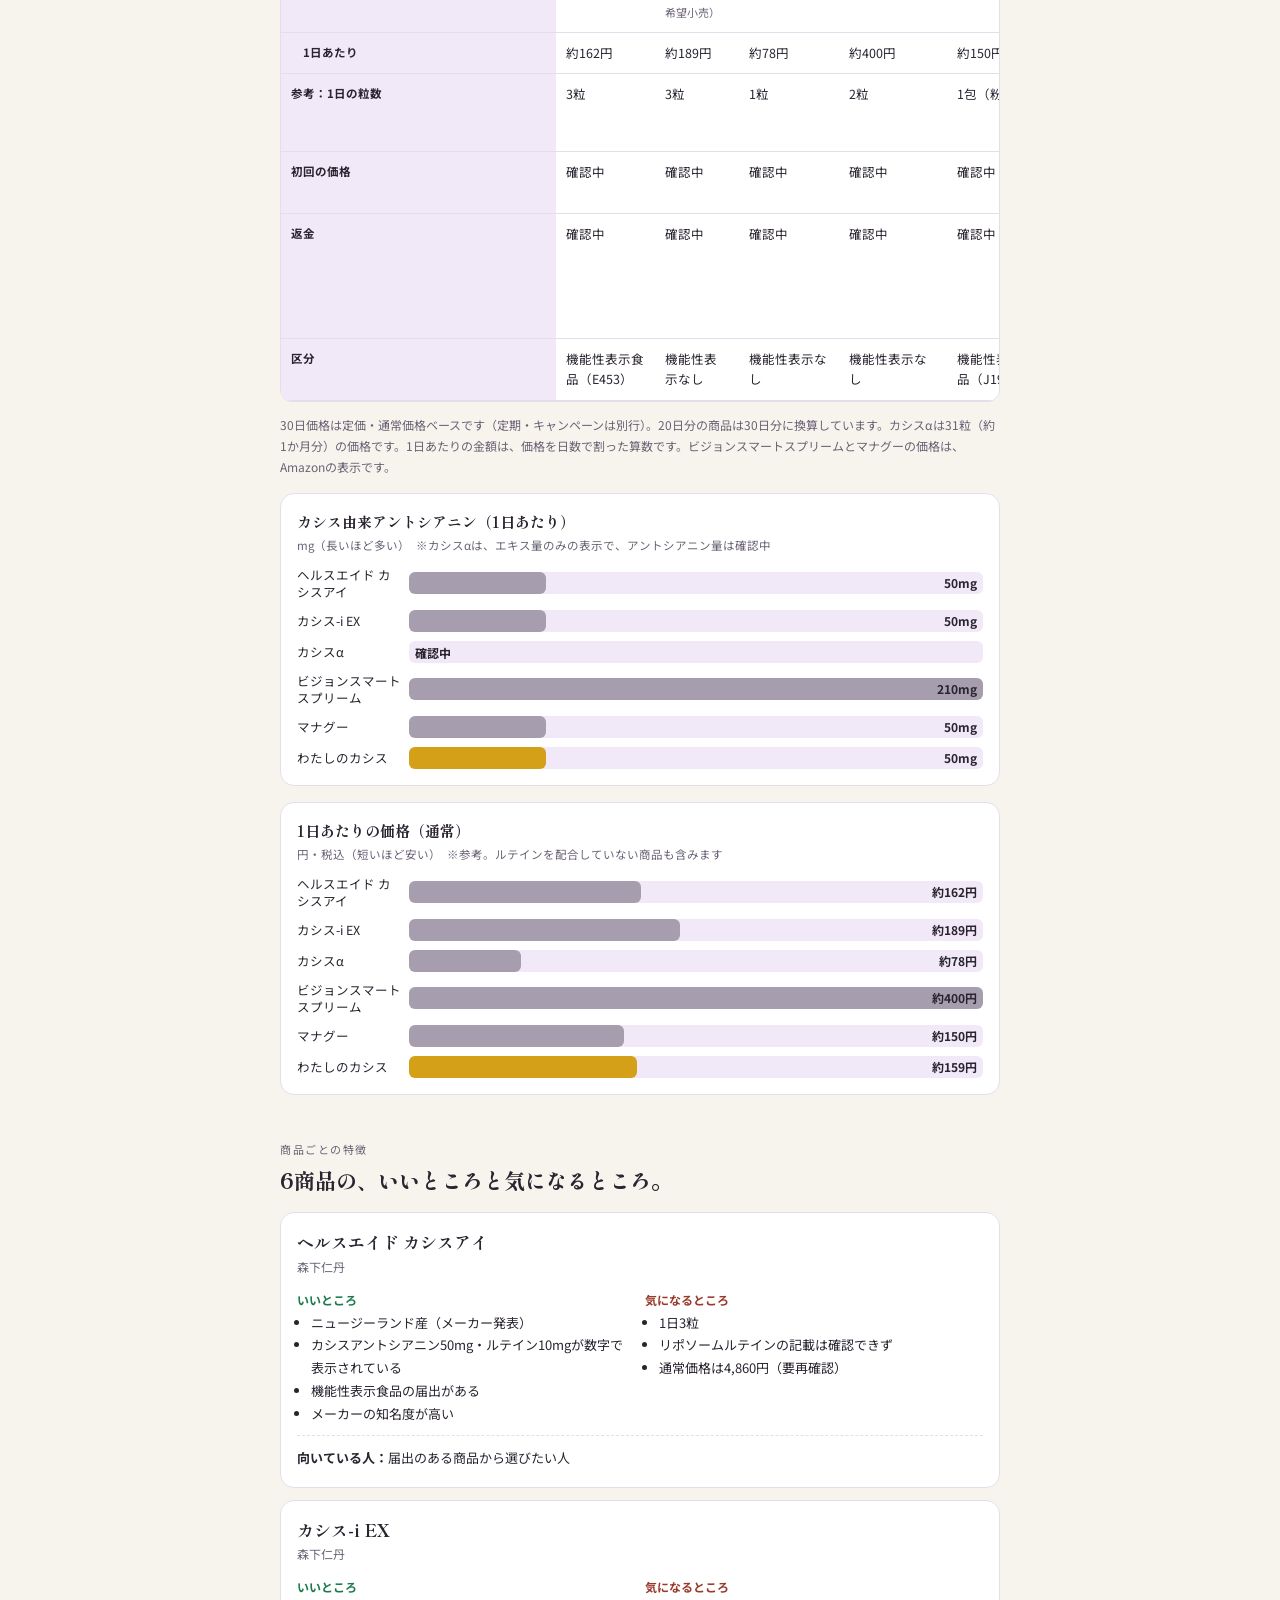
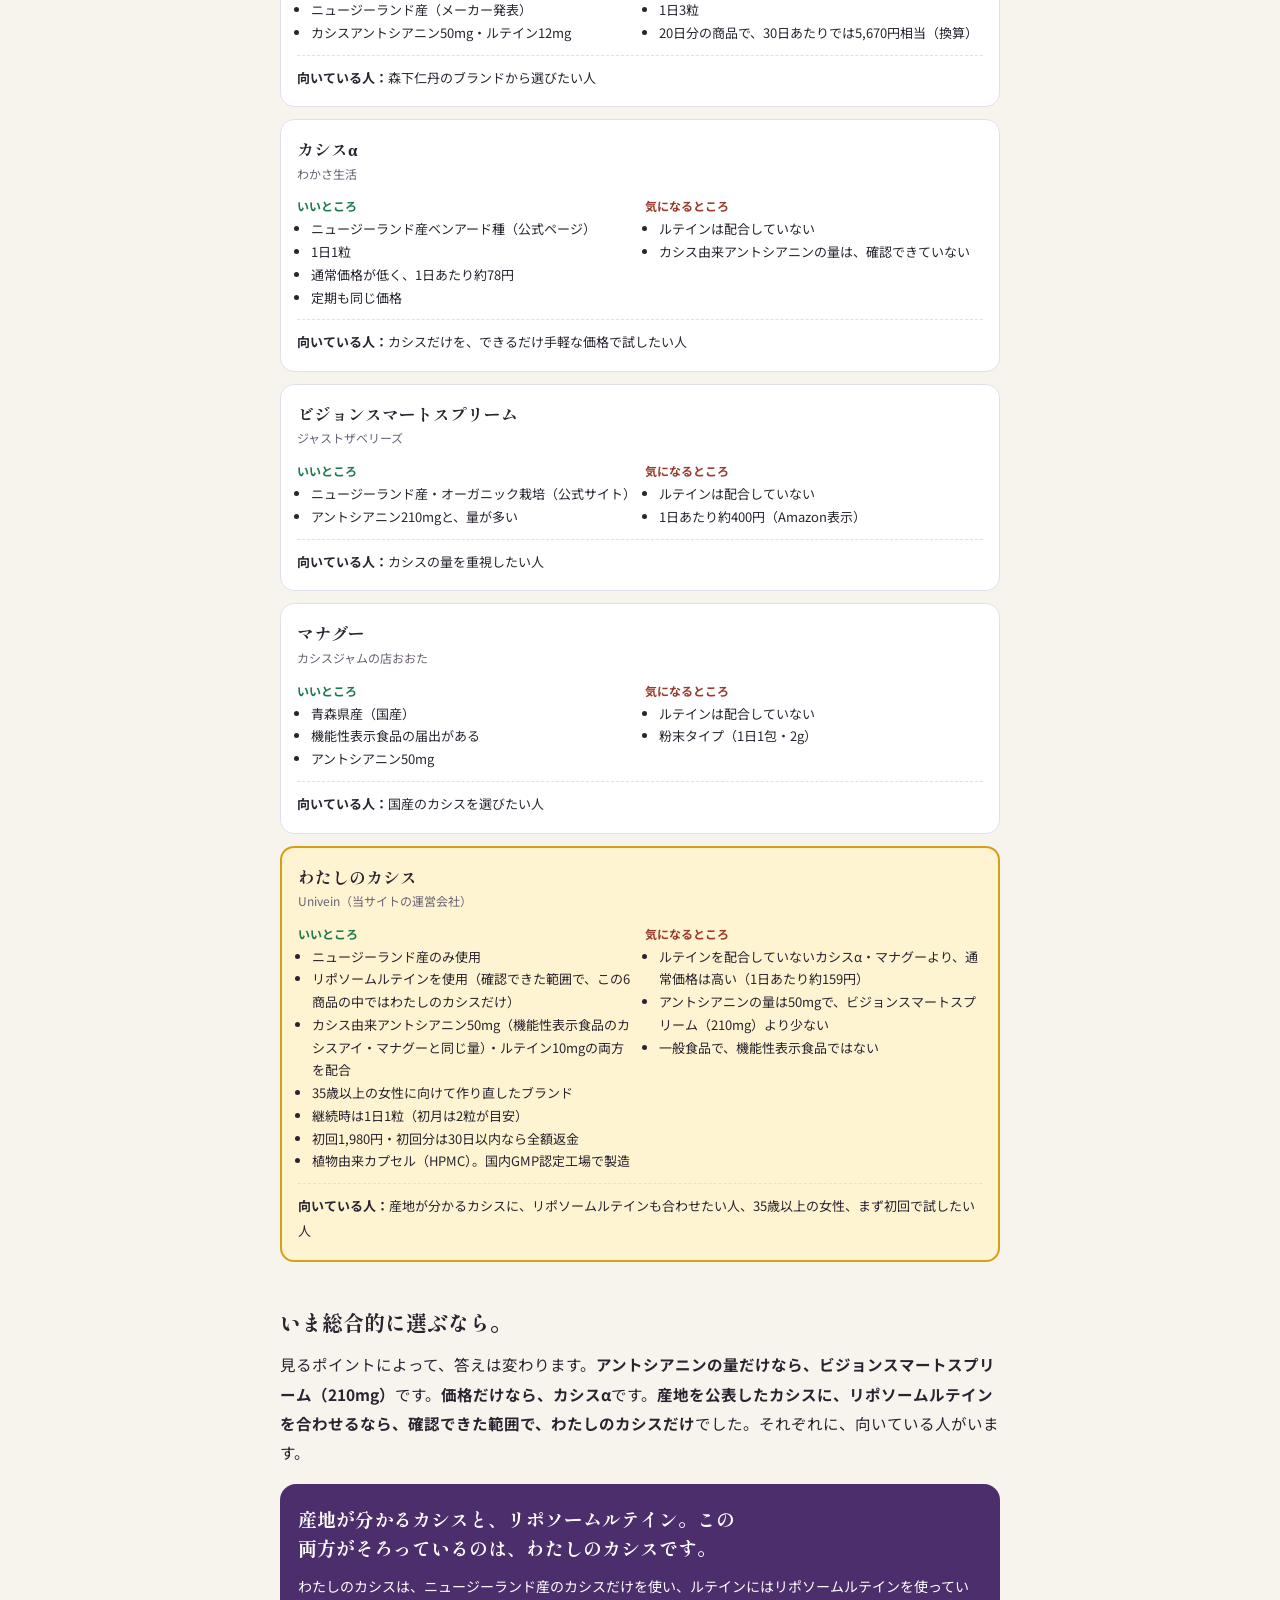
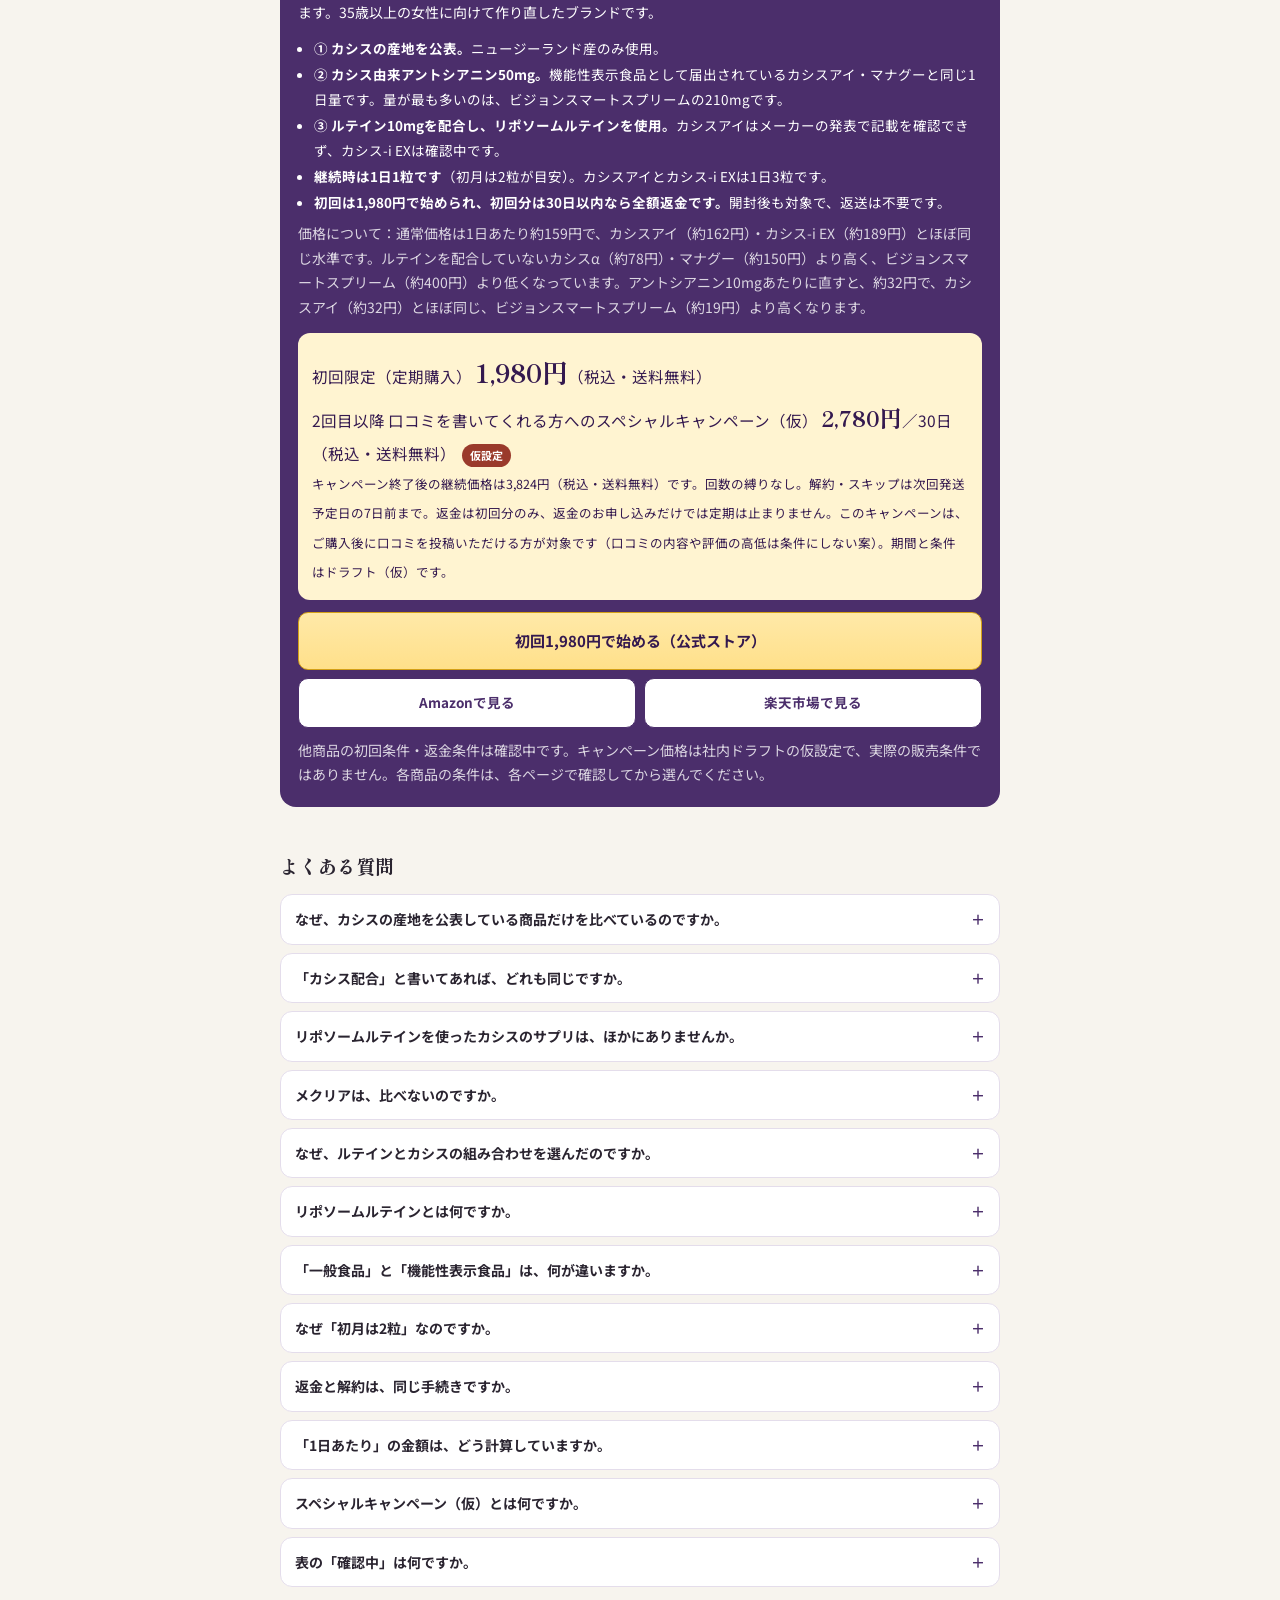
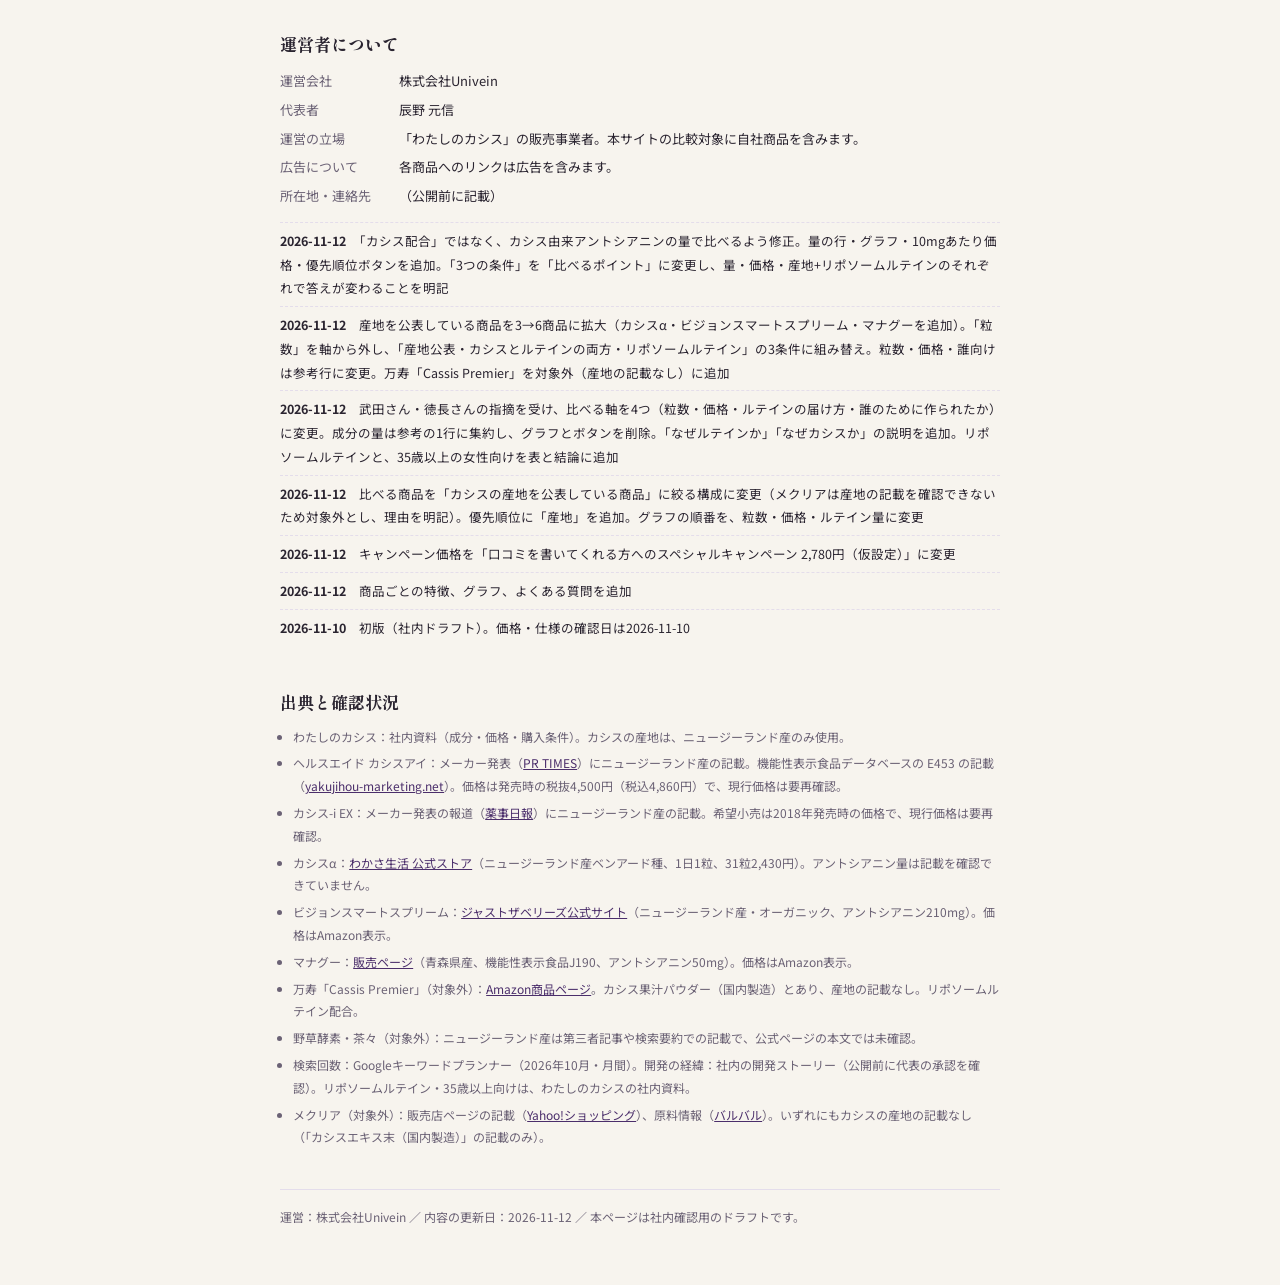
<file: compare.html>
<!doctype html>
<html lang="ja">
<head>
<meta charset="utf-8">
<meta name="viewport" content="width=device-width,initial-scale=1">
<meta name="robots" content="noindex,nofollow">
<meta name="claude:viewport-fit-sides" content="cover">
<title>ルテインとカシスのサプリ比較</title>
<link rel="preconnect" href="https://fonts.googleapis.com">
<link rel="preconnect" href="https://fonts.gstatic.com" crossorigin>
<link href="https://fonts.googleapis.com/css2?family=Noto+Sans+JP:wght@400;500;700&family=Shippori+Mincho+B1:wght@600;800&display=swap" rel="stylesheet">
<style>
/* 構成: ルテインを探している人の入口 → ルテインだけでは足りない → カシスという選択肢 → 比べる商品を絞る → 優先順位で選ぶ → 比較表 → 今の結論。上から読むと納得できる1本のストーリー */
:root{
  --bg:#F7F4EE; --card:#FFFFFF; --fg:#2A2430; --muted:#6B6275; --line:#E4DDEB;
  --accent:#4B2E6B; --accent-fg:#FFFFFF; --soft:#F1E9F8; --gold:#D4A017; --goldsoft:#FFF4D1; --lutein:#E5A700; --cassis:#4B2E6B;
  --ok:#1E7A4C; --okbg:#E3F4EA; --ng:#9A3A2B; --warn:#8A6500;
  --f-head:'Shippori Mincho B1',serif; --f-body:'Noto Sans JP',system-ui,sans-serif;
}
@media (prefers-color-scheme:dark){:root:not([data-theme="light"]){
  --bg:#17131C; --card:#221C2A; --fg:#EFE9F5; --muted:#A99FB6; --line:#3A3146;
  --accent:#C9A8EE; --accent-fg:#1B1424; --soft:#2D2438; --gold:#E8B83A; --goldsoft:#3A3014; --lutein:#F2C34A; --cassis:#C9A8EE;
  --ok:#6FD3A1; --okbg:#173326; --ng:#F29B8A; --warn:#F0C65A; color-scheme:dark}}
:root[data-theme="dark"]{
  --bg:#17131C; --card:#221C2A; --fg:#EFE9F5; --muted:#A99FB6; --line:#3A3146;
  --accent:#C9A8EE; --accent-fg:#1B1424; --soft:#2D2438; --gold:#E8B83A; --goldsoft:#3A3014; --lutein:#F2C34A; --cassis:#C9A8EE;
  --ok:#6FD3A1; --okbg:#173326; --ng:#F29B8A; --warn:#F0C65A; color-scheme:dark}
*{box-sizing:border-box}
body{margin:0;background:var(--bg);color:var(--fg);font-family:var(--f-body);font-size:15.5px;line-height:1.9;
  padding-left:max(16px,env(safe-area-inset-left,0px));padding-right:max(16px,env(safe-area-inset-right,0px));padding-block:0 56px}
.wrap{max-width:720px;margin:0 auto}
h1,h2,h3{font-family:var(--f-head);line-height:1.55;margin:0;text-wrap:balance}
.disclose{margin:0 calc(-1 * max(16px,env(safe-area-inset-left,0px)));padding:9px max(16px,env(safe-area-inset-left,0px));background:var(--accent);color:var(--accent-fg);font-size:12px;line-height:1.6}
header.hero{padding:34px 0 6px}
.eyebrow{font-size:11px;letter-spacing:.16em;color:var(--muted)}
h1{font-size:26px;font-weight:800;margin-top:8px}
h1 em{font-style:normal;background:linear-gradient(transparent 62%,color-mix(in srgb,var(--lutein) 45%,transparent) 62%)}
.lead{margin:14px 0 0;color:var(--muted)}
.step{margin-top:44px}
.stepno{font-size:11px;letter-spacing:.14em;color:var(--muted)}
h2{font-size:21px;font-weight:800;margin-top:4px}
.step p{margin:12px 0 0}
.pair{display:grid;grid-template-columns:1fr 1fr;gap:10px;margin-top:16px}
.pair div{padding:14px;border-radius:12px;background:var(--card);border:1px solid var(--line);font-size:13.5px;line-height:1.75}
.pair b{display:block;font-family:var(--f-head);font-size:16px;margin-bottom:2px}
.dot{display:inline-block;width:10px;height:10px;border-radius:50%;margin-right:6px;vertical-align:baseline}
.eq{margin-top:16px;padding:16px;border-radius:14px;background:var(--soft);text-align:center;font-family:var(--f-head);font-size:18px;font-weight:800}
.eq small{display:block;font-family:var(--f-body);font-weight:400;font-size:12.5px;color:var(--muted);margin-top:4px}
.cards4{display:grid;gap:8px;margin-top:16px}
.pc{padding:12px 14px;border-radius:12px;background:var(--card);border:1px solid var(--line);font-size:13.5px;line-height:1.7}
.pc b{font-size:14.5px}
.pc.me{border:2px solid var(--gold);background:var(--goldsoft)}
.axh{font-size:16px;margin:24px 0 0}
.excl{margin-top:12px;font-size:12.5px;color:var(--muted);line-height:1.8}
.pick{margin:18px calc(-1 * max(16px,env(safe-area-inset-left,0px))) 0;padding:20px max(16px,env(safe-area-inset-left,0px)) 22px;background:var(--soft);border-block:2px solid var(--accent)}
.pick-lead{font-family:var(--f-head);font-size:19px;font-weight:800;line-height:1.5;text-align:center}
.pick-sub{margin:6px 0 0;text-align:center;font-size:13px;color:var(--muted)}
.tiles{display:grid;grid-template-columns:1fr 1fr;gap:10px;margin-top:14px}
.tile{all:unset;box-sizing:border-box;cursor:pointer;position:relative;display:flex;flex-direction:column;justify-content:center;gap:2px;min-height:78px;padding:12px 38px 12px 14px;border:2px solid var(--line);border-radius:14px;background:var(--card);font-weight:700;font-size:15px;line-height:1.45;box-shadow:0 3px 0 var(--line);transition:transform .12s,box-shadow .12s}
.tile small{font-weight:400;font-size:11.5px;color:var(--muted)}
.tile::after{content:"";position:absolute;right:12px;top:50%;width:20px;height:20px;margin-top:-10px;border-radius:50%;border:2px solid var(--line)}
.tile:active{transform:translateY(2px);box-shadow:0 1px 0 var(--line)}
.tile[aria-pressed="true"]{border-color:var(--accent);background:var(--accent);color:var(--accent-fg);box-shadow:0 3px 0 color-mix(in srgb,var(--accent) 60%,#000)}
.tile[aria-pressed="true"] small{color:inherit;opacity:.85}
.tile[aria-pressed="true"]::after{content:"✓";display:flex;align-items:center;justify-content:center;background:var(--gold);border-color:var(--gold);color:#34194F;font-size:13px;line-height:1}
.tile:focus-visible,.btn:focus-visible{outline:3px solid var(--gold);outline-offset:2px}
.pick-arrow{margin-top:12px;text-align:center;font-size:12.5px;color:var(--accent);font-weight:700}
.answer.flash{animation:flash .45s ease}
@keyframes flash{from{opacity:.2;transform:translateY(8px)}to{opacity:1;transform:none}}
@media (prefers-reduced-motion:reduce){.answer.flash{animation:none}.tile{transition:none}}
.ribbon{display:inline-block;margin-left:6px;padding:1px 8px;border-radius:999px;background:var(--ng);color:#fff;font-size:11px;font-weight:700;vertical-align:middle}
.camp{margin-top:10px;padding:12px 14px;border-radius:12px;background:var(--goldsoft);border:1.5px dashed var(--gold);font-size:13.5px;line-height:1.8}
.camp b{font-family:var(--f-head);font-size:22px}
.answer{margin-top:14px;padding:16px;border-radius:14px;background:var(--card);border:1px solid var(--line)}
.answer .q{font-size:12.5px;color:var(--muted)}
.answer .a{font-family:var(--f-head);font-size:19px;font-weight:800;margin-top:2px}
.answer p{margin:8px 0 0;font-size:14px;line-height:1.85}
.btns{display:grid;grid-template-columns:1fr 1fr;gap:8px;margin-top:12px}
.btn{display:block;text-align:center;text-decoration:none;font-weight:700;font-size:13.5px;padding:11px 8px;border-radius:10px;border:1.5px solid var(--accent);color:var(--accent);background:var(--card)}
.btn.main{grid-column:1/-1;background:linear-gradient(180deg,#FFE9A8,#FFE08A);border-color:#D4A017;color:#34194F;font-size:15px;padding:14px 8px}
.scroller{overflow-x:auto;margin-top:14px;border:1px solid var(--line);border-radius:12px;background:var(--card)}
table{border-collapse:collapse;width:100%;min-width:880px;font-size:12.5px;line-height:1.65}
th,td{padding:10px;text-align:left;border-bottom:1px solid var(--line);vertical-align:top}
thead th{background:var(--soft);font-size:12px}
tbody th{background:var(--soft);font-size:11.5px;white-space:nowrap;position:sticky;left:0}
td.me,th.me{background:var(--goldsoft)}
td small{display:block;color:var(--muted);font-size:11px}
.hl{font-weight:700;color:var(--ok)}
.note{font-size:12px;color:var(--muted);margin-top:8px;line-height:1.75}
.final{margin-top:16px;padding:20px 18px;border-radius:16px;background:var(--accent);color:var(--accent-fg)}
.final h3{font-size:19px}
.final p{margin:10px 0 0;font-size:14px}
.final ul{margin:10px 0 0;padding-left:1.2em;font-size:13.5px}
.offer{margin-top:14px;padding:14px;border-radius:12px;background:var(--goldsoft);color:#34194F}
.offer b{font-family:var(--f-head);font-size:26px}
.final .note{color:inherit;opacity:.8}
.src{font-size:12px;color:var(--muted);padding-left:1.1em;margin:10px 0 0}
.src li{margin:4px 0;overflow-wrap:anywhere}
a{color:var(--accent)}
footer{margin-top:40px;padding-top:16px;border-top:1px solid var(--line);font-size:12px;color:var(--muted)}

.nav{position:sticky;top:env(safe-area-inset-top,0px);z-index:20;margin:0 calc(-1 * max(16px,env(safe-area-inset-left,0px)));padding:8px max(16px,env(safe-area-inset-left,0px));background:color-mix(in srgb,var(--bg) 92%,transparent);backdrop-filter:blur(6px);border-bottom:1px solid var(--line);overflow-x:auto;white-space:nowrap}
.nav a{display:inline-block;margin-right:6px;padding:5px 11px;border-radius:999px;font-size:12px;text-decoration:none;color:var(--fg);background:var(--card);border:1px solid var(--line)}
.nav a:focus-visible{outline:3px solid var(--gold);outline-offset:2px}
.hero-art{margin-top:20px;display:flex;justify-content:center}
.chart{margin-top:16px;padding:16px;border-radius:14px;background:var(--card);border:1px solid var(--line)}
.chart h3{font-size:15px}
.chart .u{font-size:11.5px;color:var(--muted);margin-top:2px}
.bar{display:grid;grid-template-columns:104px 1fr;gap:8px;align-items:center;margin-top:9px;font-size:12.5px}
.bar .nm{line-height:1.4}
.bar .tr{position:relative;height:22px;border-radius:6px;background:var(--soft)}
.bar .fl{position:absolute;inset:0 auto 0 0;border-radius:6px;background:var(--muted);opacity:.55}
.bar.me .fl{background:var(--gold);opacity:1}
.bar .v{position:absolute;right:6px;top:50%;transform:translateY(-50%);font-size:12px;font-weight:700;font-variant-numeric:tabular-nums}
.prof{display:grid;gap:12px;margin-top:16px}
.pf{padding:16px;border-radius:14px;background:var(--card);border:1px solid var(--line)}
.pf.me{border:2px solid var(--gold);background:var(--goldsoft)}
.pf h3{font-size:17px}.pf .mk{font-size:12px;color:var(--muted)}
.pf .cols{display:grid;grid-template-columns:1fr 1fr;gap:10px;margin-top:10px;font-size:13px;line-height:1.75}
.pf .cols b{display:block;font-size:12px;margin-bottom:2px}
.pf .good b{color:var(--ok)}.pf .bad b{color:var(--ng)}
.pf ul{margin:0;padding-left:1.1em}
.pf .for{margin-top:10px;font-size:13px;padding-top:10px;border-top:1px dashed var(--line)}
.faq{margin-top:14px;display:grid;gap:8px}
.q{border:1px solid var(--line);border-radius:12px;background:var(--card);overflow:hidden}
.q button{all:unset;box-sizing:border-box;cursor:pointer;display:flex;gap:10px;width:100%;padding:13px 14px;font-weight:700;font-size:14px;line-height:1.6}
.q button::after{content:"＋";margin-left:auto;color:var(--accent)}
.q button[aria-expanded="true"]::after{content:"－"}
.q button:focus-visible{outline:3px solid var(--gold);outline-offset:-3px}
.q .ans{padding:0 14px 14px;font-size:13.5px;line-height:1.85}
.q .ans[hidden]{display:none}
.co{margin-top:12px;font-size:13px}
.co{display:grid;grid-template-columns:8.5em 1fr;gap:4px 8px}.co dt{color:var(--muted)}.co dd{margin:0}
.log{margin:10px 0 0;padding:0;list-style:none;font-size:12.5px}
.log li{padding:6px 0;border-top:1px dashed var(--line)}
@media (max-width:420px){.pf .cols{grid-template-columns:1fr}.bar{grid-template-columns:88px 1fr}.tiles{gap:8px}.tile{font-size:14px;padding-right:34px}}
@media (max-width:420px){.pair{grid-template-columns:1fr}}
</style>
</head>
<body>
<div class="disclose"><div class="wrap"><b>運営：株式会社Univein。</b>本サイトは「わたしのカシス」の販売事業者が運営しており、比較対象に自社商品を含みます。各商品へのリンクは広告を含みます。（社内ドラフト・<b>キャンペーン価格は仮設定</b>）</div></div>

<nav class="nav" aria-label="ページ内の移動"><a href="#s1">なぜルテイン</a><a href="#s2">なぜカシス・産地</a><a href="#s3">比べるポイント</a><a href="#s4">優先順位</a><a href="#s5">表とグラフ</a><a href="#s7">商品ごとの特徴</a><a href="#s6">結論</a><a href="#faq">よくある質問</a></nav>
<div class="wrap">
<header class="hero">
  <div class="eyebrow">ルテインのサプリを探している方へ</div>
  <h1><em>ルテイン</em>のサプリを選ぶとき、<br>カシスの産地まで見ていますか。</h1>
  <p class="lead">ルテインは、サプリの定番成分のひとつです。その分、商品も多く、何を基準に選べばよいか迷いやすい成分でもあります。このページでは、<b>カシスの産地を公表している商品</b>に絞り、<b>カシスと、リポソームルテインがそろっているか</b>を、順番に確かめていきます。</p>
  <div class="hero-art" aria-hidden="true"><svg width="260" height="96" viewBox="0 0 260 96"><defs><radialGradient id="gy" cx="35%" cy="30%"><stop offset="0" stop-color="#FFE27A"/><stop offset="1" stop-color="#E5A700"/></radialGradient><radialGradient id="gp" cx="35%" cy="30%"><stop offset="0" stop-color="#8a5cb8"/><stop offset="1" stop-color="#34194F"/></radialGradient></defs><circle cx="40" cy="48" r="34" fill="url(#gy)"/><text x="40" y="53" text-anchor="middle" font-size="13" font-weight="700" fill="#4a3300">ルテイン</text><text x="90" y="55" text-anchor="middle" font-size="24" font-weight="700" fill="#D4A017">＋</text><circle cx="140" cy="48" r="34" fill="url(#gp)"/><text x="140" y="53" text-anchor="middle" font-size="13" font-weight="700" fill="#FFE08A">カシス</text><text x="190" y="55" text-anchor="middle" font-size="24" font-weight="700" fill="#D4A017">→</text><text x="228" y="53" text-anchor="middle" font-size="13" font-weight="700" fill="currentColor">3つの条件</text></svg></div>
</header>

<section class="step" aria-labelledby="s1">
  <div class="stepno">1 / 5　なぜルテインか</div>
  <h2 id="s1">ルテインは、いま<br>いちばん探されている成分です。</h2>
  <p>「ルテイン サプリ」は、月に約12,100回検索されています。「目 サプリ」は約6,600回、「ブルーベリー サプリ」は約4,400回です（Googleキーワードプランナー、2026年10月）。目のサプリを探す人にとって、ルテインは入口の言葉になっています。</p>
  <p>その分、ルテインを使った商品は数が多く、ルテインだけで見ると、どの商品も似た表示になりがちです。そこで、<b>ルテインに何を組み合わせているか、ルテインをどんな形で届けているか</b>を、選ぶ基準に加えます。</p>
  <div class="pair">
    <div><b><span class="dot" style="background:var(--lutein)"></span>ブルーベリーとの組み合わせ</b>いちばんよく見かける、定番の組み合わせです。商品数が多く、価格帯も幅広くそろっています。</div>
    <div><b><span class="dot" style="background:var(--cassis)"></span>カシスとの組み合わせ</b>数は多くありませんが、近年、サプリの素材としてよく見かけるようになってきた組み合わせです。</div>
  </div>
</section>

<section class="step" aria-labelledby="s2">
  <div class="stepno">2 / 5　なぜカシスか・産地</div>
  <h2 id="s2">カシスを選んだ理由と、<br>産地へのこだわり。</h2>
  <p>わたしのカシスのはじまりは、2017年に、ニュージーランドの友人から届いた一通のLINEでした。「ニュージーランドのカシスはどうでしょう？」。調べるほどに惹かれ、カシスとルテインを組み合わせた試作品までつくりました。ただ、量産の直前で開発を止め、ルテインを<b>リポソームルテイン</b>に替えて、処方を作り直しています。あわせて、「35歳以上の女性に向けた」ブランドにしました。</p>
  <p>カシスは、世界各地で育てられています。ところが、サプリの商品ページには、カシスの産地が書かれているものと、書かれていないものがあります。産地が違えば、原料の値段も変わります。産地が分からない商品は、価格を同じ条件で比べることができません。そこでこのページでは、<b>カシスの産地を公表している商品</b>を、同じ表で比べます。</p>
  <div class="eq">① カシスの産地を公表 ＋ ② カシスとルテインの両方 ＋ ③ リポソームルテイン<small>この3つがそろっているかを、このページで確かめます</small></div>
</section>

<section class="step" aria-labelledby="s3">
  <div class="stepno">3 / 5　比べるポイント</div>
  <h2 id="s3">産地を公表したカシスのうち、<br>6商品を、同じ表で比べます。</h2>
  <p>Amazon・楽天・各社の公式ページ（2026年11月12日時点）で、目のためのカシス系サプリのうち、<b>カシスの産地を公表している6商品</b>を並べました。そのうえで、カシスが入っているかどうかだけでなく、<b>カシス由来アントシアニンがどれだけ入っているか</b>を中心に、次の3点を見ます。</p>
  <div class="cards4">
    <div class="pc"><b>① カシスの産地を公表している</b><br>産地が分からない商品は、価格を同じ条件で比べられません。まず、ここで土俵をそろえます。6商品とも、この条件を満たしています。</div>
    <div class="pc"><b>② カシス由来アントシアニンの量（1日あたり）</b><br>「カシス配合」と書いてあっても、同じではありません。見るのは、カシスエキスの量ではなく、カシス由来アントシアニンが何mg入っているかです。この6商品では、50mgから210mgまで差があります。</div>
    <div class="pc"><b>③ ルテインを配合しているか。配合していれば、リポソームルテインか</b><br>ルテインは、いま最も探されている成分です（上の検索回数）。ルテインを配合している商品は、成分の名前だけでは差が見えないため、「どんな原料のルテインか」まで見ます。</div>
  </div>
  <div class="cards4">
    <div class="pc"><b>ヘルスエイド カシスアイ</b>（森下仁丹）<br>ニュージーランド産（メーカー発表）。アントシアニン50mg。ルテイン10mg（リポソームの記載なし）</div>
    <div class="pc"><b>カシス-i EX</b>（森下仁丹）<br>ニュージーランド産（メーカー発表）。アントシアニン50mg。ルテイン12mg（リポソームは確認中）</div>
    <div class="pc"><b>カシスα</b>（わかさ生活）<br>ニュージーランド産ベンアード種（公式ページ）。カシスエキス100mg（アントシアニン量は確認中）。ルテインなし</div>
    <div class="pc"><b>ビジョンスマートスプリーム</b>（ジャストザベリーズ）<br>ニュージーランド産・オーガニック（公式サイト）。アントシアニン210mg。ルテインなし</div>
    <div class="pc"><b>マナグー</b>（カシスジャムの店おおた）<br>青森県産（販売ページ）。アントシアニン50mg。ルテインなし</div>
    <div class="pc me"><b>わたしのカシス</b>（Univein・当サイトの運営会社）<br>ニュージーランド産のみ使用。アントシアニン50mg。リポソームルテイン10mg。35歳以上の女性に向けたブランド。</div>
  </div>
  <p class="excl"><b>確認できた範囲では、アントシアニンの量が最も多いのはビジョンスマートスプリーム（210mg）で、ルテインを配合したうえでリポソームルテインを使っているのは、わたしのカシスだけです。</b>価格・粒数・誰のために作られたかは、表に参考として載せています。機能性表示食品として届出されているカシスアイとマナグーも、アントシアニンは1日50mgで、わたしのカシスと同じ量です。</p>
  <p class="excl"><b>対象から外した商品と理由</b><br>
  ・メクリア（リアルメイト）：公式ページと販売店ページで、カシスの産地の記載を確認できませんでした。参考：通常3,780円（販売店の表記）、1日2粒、ルテイン20mg。<br>
  ・万寿「Cassis Premier」：カシスとリポソームルテインの両方を配合していますが、カシスの産地の記載はなく、「国内製造」とあるのみです（Amazonの商品ページ）。参考：1,280円、1日2粒。<br>
  ・野草酵素「ピントくるカシス」、茶々「カシスエキス-35」：ニュージーランド産という記載は、公式ページの本文では確認できていないため、確認でき次第、追加します。<br>
  ・カシス-i：ルテインが0.5mgと少量のため。DHC「ルテイン 光対策」：カシス由来アントシアニンの量の表示を確認できないため。ファンケル「えんきん」：カシスの記載がないため。</p>
</section>

<section class="step" aria-labelledby="s4">
  <div class="stepno">4 / 5　優先順位で選ぶ</div>
  <h2 id="s4">あなたが優先したいことは、<br>どれですか。</h2>
  <p>選ぶ基準は人それぞれです。下のボタンを押すと、その優先順位で、この6商品の中から当てはまる商品が表示されます。</p>
  <div class="pick">
    <div class="pick-lead">あなたの優先順位をタップ</div>
    <p class="pick-sub">ボタンを押すたびに、下の答えが入れ替わります</p>
    <div class="tiles" id="prio" role="group" aria-label="優先順位"></div>
    <div class="pick-arrow" aria-hidden="true">▼　あなたへの答え</div>
    <div class="answer" id="answer" aria-live="polite"></div>
  </div>
</section>

<section class="step" aria-labelledby="s5">
  <div class="stepno">5 / 5　比べてみる</div>
  <h2 id="s5">6商品を、同じ表で。</h2>
  <p class="note" style="margin-top:8px">横にスクロールできます。確認日 2026-11-12。「確認中」は、公式ページの本文を読めていない、または出典間で値が異なる項目です。</p>
  <div class="scroller"><table id="tbl"></table></div>
  <p class="note">30日価格は定価・通常価格ベースです（定期・キャンペーンは別行）。20日分の商品は30日分に換算しています。カシスαは31粒（約1か月分）の価格です。1日あたりの金額は、価格を日数で割った算数です。ビジョンスマートスプリームとマナグーの価格は、Amazonの表示です。</p>

  <div class="chart"><h3>カシス由来アントシアニン（1日あたり）</h3><div class="u">mg（長いほど多い）　※カシスαは、エキス量のみの表示で、アントシアニン量は確認中</div><div id="c-a"></div></div>
  <div class="chart"><h3>1日あたりの価格（通常）</h3><div class="u">円・税込（短いほど安い）　※参考。ルテインを配合していない商品も含みます</div><div id="c-p"></div></div>
</section>

<section class="step" aria-labelledby="s7">
  <div class="stepno">商品ごとの特徴</div>
  <h2 id="s7">6商品の、いいところと気になるところ。</h2>
  <div class="prof" id="prof"></div>
</section>

<section class="step" aria-labelledby="s6">
  <h2 id="s6">いま総合的に選ぶなら。</h2>
  <p>見るポイントによって、答えは変わります。<b>アントシアニンの量だけなら、ビジョンスマートスプリーム（210mg）</b>です。<b>価格だけなら、カシスα</b>です。<b>産地を公表したカシスに、リポソームルテインを合わせるなら、確認できた範囲で、わたしのカシスだけ</b>でした。それぞれに、向いている人がいます。</p>

  <div class="final">
    <h3>産地が分かるカシスと、リポソームルテイン。この両方がそろっているのは、わたしのカシスです。</h3>
    <p>わたしのカシスは、ニュージーランド産のカシスだけを使い、ルテインにはリポソームルテインを使っています。35歳以上の女性に向けて作り直したブランドです。</p>
    <ul>
      <li><b>① カシスの産地を公表。</b>ニュージーランド産のみ使用。</li>
      <li><b>② カシス由来アントシアニン50mg。</b>機能性表示食品として届出されているカシスアイ・マナグーと同じ1日量です。量が最も多いのは、ビジョンスマートスプリームの210mgです。</li>
      <li><b>③ ルテイン10mgを配合し、リポソームルテインを使用。</b>カシスアイはメーカーの発表で記載を確認できず、カシス-i EXは確認中です。</li>
      <li><b>継続時は1日1粒です</b>（初月は2粒が目安）。カシスアイとカシス-i EXは1日3粒です。</li>
      <li><b>初回は1,980円で始められ、初回分は30日以内なら全額返金です。</b>開封後も対象で、返送は不要です。</li>
    </ul>
    <p class="note" style="margin-top:6px">価格について：通常価格は1日あたり約159円で、カシスアイ（約162円）・カシス-i EX（約189円）とほぼ同じ水準です。ルテインを配合していないカシスα（約78円）・マナグー（約150円）より高く、ビジョンスマートスプリーム（約400円）より低くなっています。アントシアニン10mgあたりに直すと、約32円で、カシスアイ（約32円）とほぼ同じ、ビジョンスマートスプリーム（約19円）より高くなります。</p>
    <div class="offer">初回限定（定期購入） <b>1,980円</b>（税込・送料無料）<br>2回目以降 口コミを書いてくれる方へのスペシャルキャンペーン（仮） <b style="font-size:22px">2,780円</b>／30日（税込・送料無料）<span class="ribbon">仮設定</span><br><span style="font-size:12.5px">キャンペーン終了後の継続価格は3,824円（税込・送料無料）です。回数の縛りなし。解約・スキップは次回発送予定日の7日前まで。返金は初回分のみ、返金のお申し込みだけでは定期は止まりません。このキャンペーンは、ご購入後に口コミを投稿いただける方が対象です（口コミの内容や評価の高低は条件にしない案）。期間と条件はドラフト（仮）です。</span></div>
    <div class="btns"><a class="btn main" id="official" href="https://www.l-o-e.jp/collections/all" target="_blank" rel="noopener">初回1,980円で始める（公式ストア）</a>
    <a class="btn" target="_blank" rel="noopener sponsored" href="https://www.amazon.co.jp/s?k=%E3%82%8F%E3%81%9F%E3%81%97%E3%81%AE%E3%82%AB%E3%82%B7%E3%82%B9">Amazonで見る</a><a class="btn" target="_blank" rel="noopener sponsored" href="https://search.rakuten.co.jp/search/mall/%E3%82%8F%E3%81%9F%E3%81%97%E3%81%AE%E3%82%AB%E3%82%B7%E3%82%B9/">楽天市場で見る</a></div>
    <p class="note">他商品の初回条件・返金条件は確認中です。キャンペーン価格は社内ドラフトの仮設定で、実際の販売条件ではありません。各商品の条件は、各ページで確認してから選んでください。</p>
  </div>
</section>

<section class="step" aria-labelledby="faq">
  <h2 id="faq" style="font-size:19px">よくある質問</h2>
  <div class="faq" id="faqlist"></div>
</section>

<section class="step" aria-labelledby="co">
  <h2 id="co" style="font-size:17px">運営者について</h2>
  <dl class="co"><dt>運営会社</dt><dd>株式会社Univein</dd><dt>代表者</dt><dd>辰野 元信</dd><dt>運営の立場</dt><dd>「わたしのカシス」の販売事業者。本サイトの比較対象に自社商品を含みます。</dd><dt>広告について</dt><dd>各商品へのリンクは広告を含みます。</dd><dt>所在地・連絡先</dt><dd>（公開前に記載）</dd></dl>
  <ul class="log"><li><b>2026-11-12</b>　「カシス配合」ではなく、カシス由来アントシアニンの量で比べるよう修正。量の行・グラフ・10mgあたり価格・優先順位ボタンを追加。「3つの条件」を「比べるポイント」に変更し、量・価格・産地+リポソームルテインのそれぞれで答えが変わることを明記</li><li><b>2026-11-12</b>　産地を公表している商品を3→6商品に拡大（カシスα・ビジョンスマートスプリーム・マナグーを追加）。「粒数」を軸から外し、「産地公表・カシスとルテインの両方・リポソームルテイン」の3条件に組み替え。粒数・価格・誰向けは参考行に変更。万寿「Cassis Premier」を対象外（産地の記載なし）に追加</li><li><b>2026-11-12</b>　武田さん・徳長さんの指摘を受け、比べる軸を4つ（粒数・価格・ルテインの届け方・誰のために作られたか）に変更。成分の量は参考の1行に集約し、グラフとボタンを削除。「なぜルテインか」「なぜカシスか」の説明を追加。リポソームルテインと、35歳以上の女性向けを表と結論に追加</li><li><b>2026-11-12</b>　比べる商品を「カシスの産地を公表している商品」に絞る構成に変更（メクリアは産地の記載を確認できないため対象外とし、理由を明記）。優先順位に「産地」を追加。グラフの順番を、粒数・価格・ルテイン量に変更</li><li><b>2026-11-12</b>　キャンペーン価格を「口コミを書いてくれる方へのスペシャルキャンペーン 2,780円（仮設定）」に変更</li><li><b>2026-11-12</b>　商品ごとの特徴、グラフ、よくある質問を追加</li><li><b>2026-11-10</b>　初版（社内ドラフト）。価格・仕様の確認日は2026-11-10</li></ul>
</section>

<section class="step" aria-labelledby="h-src">
  <h2 id="h-src" style="font-size:17px">出典と確認状況</h2>
  <ul class="src">
    <li>わたしのカシス：社内資料（成分・価格・購入条件）。カシスの産地は、ニュージーランド産のみ使用。</li>
    <li>ヘルスエイド カシスアイ：メーカー発表（<a href="https://prtimes.jp/main/html/rd/p/000000058.000035073.html" target="_blank" rel="noopener">PR TIMES</a>）にニュージーランド産の記載。機能性表示食品データベースの E453 の記載（<a href="https://yakujihou-marketing.net/database/e453/" target="_blank" rel="noopener">yakujihou-marketing.net</a>）。価格は発売時の税抜4,500円（税込4,860円）で、現行価格は要再確認。</li>
    <li>カシス-i EX：メーカー発表の報道（<a href="https://www.yakuji.co.jp/entry67365.html" target="_blank" rel="noopener">薬事日報</a>）にニュージーランド産の記載。希望小売は2018年発売時の価格で、現行価格は要再確認。</li>
    <li>カシスα：<a href="https://shop.wakasa.jp/shop/g/g101100231-00/" target="_blank" rel="noopener">わかさ生活 公式ストア</a>（ニュージーランド産ベンアード種、1日1粒、31粒2,430円）。アントシアニン量は記載を確認できていません。</li>
    <li>ビジョンスマートスプリーム：<a href="https://jtbjp.co.jp/" target="_blank" rel="noopener">ジャストザベリーズ公式サイト</a>（ニュージーランド産・オーガニック、アントシアニン210mg）。価格はAmazon表示。</li>
    <li>マナグー：<a href="https://cassisoota.thebase.in/items/87689659" target="_blank" rel="noopener">販売ページ</a>（青森県産、機能性表示食品J190、アントシアニン50mg）。価格はAmazon表示。</li>
    <li>万寿「Cassis Premier」（対象外）：<a href="https://www.amazon.co.jp/dp/B0GYHBWCGY" target="_blank" rel="noopener">Amazon商品ページ</a>。カシス果汁パウダー（国内製造）とあり、産地の記載なし。リポソームルテイン配合。</li>
    <li>野草酵素・茶々（対象外）：ニュージーランド産は第三者記事や検索要約での記載で、公式ページの本文では未確認。</li>
    <li>検索回数：Googleキーワードプランナー（2026年10月・月間）。開発の経緯：社内の開発ストーリー（公開前に代表の承認を確認）。リポソームルテイン・35歳以上向けは、わたしのカシスの社内資料。</li>
    <li>メクリア（対象外）：販売店ページの記載（<a href="https://store.shopping.yahoo.co.jp/realmate/mc0881.html" target="_blank" rel="noopener">Yahoo!ショッピング</a>）、原料情報（<a href="https://bal-bal.com/benchmark/detail/417" target="_blank" rel="noopener">バルバル</a>）。いずれにもカシスの産地の記載なし（「カシスエキス末（国内製造）」の記載のみ）。</li>
  </ul>
</section>

<footer>運営：株式会社Univein ／ 内容の更新日：2026-11-12 ／ 本ページは社内確認用のドラフトです。</footer>
</div>

<script>
var P=[
 {id:'eye',an:50,acp:'約32円',name:'ヘルスエイド カシスアイ',maker:'森下仁丹',cat:'機能性表示食品（E453）',org:'ニュージーランド産',orgn:'メーカー発表',per:'3粒',ac:'50mg',lu:'10mg（ほかにゼアキサンチン2mg）',who:'確認中',lipo:'メーカー発表で記載を確認できず',p30:'4,860円',p30n:'発売時の税抜4,500円から換算・要再確認',day:'約162円',first:'確認中',ret:'確認中',q:'ヘルスエイド カシスアイ',dn:162},
 {id:'ex',an:50,acp:'約38円',name:'カシス-i EX',maker:'森下仁丹',cat:'機能性表示なし',org:'ニュージーランド産',orgn:'メーカー発表',per:'3粒',ac:'50mg',lu:'12mg',who:'確認中',lipo:'確認中',p30:'5,670円',p30n:'20日分3,780円の換算（2018年の希望小売）',day:'約189円',first:'確認中',ret:'確認中',q:'カシス-i EX',dn:189},
 {id:'alpha',an:null,acp:'算出できません（アントシアニン量が未確認）',name:'カシスα',maker:'わかさ生活',cat:'機能性表示なし',org:'ニュージーランド産（ベンアード種）',orgn:'公式ページ',per:'1粒',ac:'カシスエキス100mg（アントシアニン量は確認中）',lu:'なし',who:'パソコン・スマホを使う方向け（公式の記載）',lipo:'ルテインの配合なし',p30:'2,430円',p30n:'31粒（約1か月分）。定期も同額',day:'約78円',first:'確認中',ret:'確認中',q:'わかさ生活 カシスα',dn:78},
 {id:'vs',an:210,acp:'約19円',name:'ビジョンスマートスプリーム',maker:'ジャストザベリーズ',cat:'機能性表示なし',org:'ニュージーランド産（ベンアード種・オーガニック）',orgn:'公式サイト',per:'2粒',ac:'210mg',lu:'なし',who:'アイフレイルが気になる40代以上の方向け（公式の記載）',lipo:'ルテインの配合なし',p30:'12,000円',p30n:'Amazon表示。公式の価格は確認中',day:'約400円',first:'確認中',ret:'確認中',q:'ビジョンスマートスプリーム',dn:400},
 {id:'managu',an:50,acp:'約30円',name:'マナグー',maker:'カシスジャムの店おおた',cat:'機能性表示食品（J190）',org:'青森県産',orgn:'販売ページ',per:'1包（粉末2g）',ac:'50mg',lu:'なし',who:'ピント調節を意識する方向け（公式の記載）',lipo:'ルテインの配合なし',p30:'4,500円',p30n:'30包。Amazon表示',day:'約150円',first:'確認中',ret:'確認中',q:'マナグー カシス',dn:150},
 {id:'me',an:50,acp:'約32円',name:'わたしのカシス',maker:'Univein',cat:'一般食品',org:'ニュージーランド産のみ',orgn:'',per:'1粒',pern:'継続時。初月は2粒が目安',ac:'50mg',lu:'10mg',who:'35歳以上の女性に向けたブランド',lipo:'リポソームルテイン',p30:'4,780円',p30n:'定価',day:'約159円',first:'1,980円（税込・送料無料）',ret:'初回分は到着後30日以内なら全額返金（開封後可・返送不要）',q:'わたしのカシス',me:true,dn:159}
];
var PRIO=[
 {k:'amount',t:'カシスアントシアニンの量で選びたい',sub:'1日あたりの量で比べる',who:'ビジョンスマートスプリーム',whos:['ビジョンスマートスプリーム'],why:'確認できた量が最も多いのは、ビジョンスマートスプリームの210mgです（1日あたり約400円。ルテインは配合していません）。カシスアイ・カシス-i EX・マナグー・わたしのカシスは、どれも50mgです。カシスαは、エキス100mgの表示のみで、アントシアニン量は確認中です。'},
 {k:'lipo',t:'ルテインの届け方で選びたい',sub:'リポソームルテインかどうか',who:'わたしのカシス',why:'この6商品の中で、リポソームルテインを使っていると確認できたのは、わたしのカシスだけです。カシスアイは、メーカーの発表にリポソームの記載を確認できませんでした。カシス-i EXは確認中です。記載がないことは、使っていないことの証明ではないため、表では「確認中」などと並べています。',me:true},
 {k:'both',t:'カシスとルテインを、両方摂りたい',sub:'ルテインを配合しているか',who:'わたしのカシス・カシスアイ・カシス-i EX',whos:['わたしのカシス','ヘルスエイド カシスアイ','カシス-i EX'],why:'ルテインとカシス由来アントシアニンの両方を配合しているのは、この3商品です。カシスα、ビジョンスマートスプリーム、マナグーは、ルテインを配合していません。わたしのカシスは、そのうえでルテインがリポソームルテインです。'},
 {k:'price',t:'価格を重視したい',sub:'通常の価格で比べる',who:'カシスα',whos:['カシスα'],why:'1日あたりの通常価格が最も低いのは、カシスαです（約78円）。ただし、ルテインは配合していません。ルテインも一緒に摂りたい場合の中では、わたしのカシス（約159円）、カシスアイ（約162円）、カシス-i EX（約189円）の順です。'},
 {k:'who',t:'自分に向けて作られた商品がいい',sub:'誰のための商品か',who:'わたしのカシス',why:'わたしのカシスは、35歳以上の女性に向けたブランドとして作り直した商品です。ほかの商品は、パソコン・スマホを使う方向け（カシスα）、アイフレイルが気になる40代以上の方向け（ビジョンスマートスプリーム）などと、書かれています。カシスアイとカシス-i EXは確認中です。',me:true},
 {k:'one',t:'1日1粒で済ませたい',sub:'毎日が手軽なもの',who:'わたしのカシス・カシスα',whos:['わたしのカシス','カシスα'],why:'継続時に1日1粒なのは、この6商品では、わたしのカシス（初月は2粒が目安）とカシスαです。カシスαはルテインを配合していません。カシスアイとカシス-i EXは1日3粒です。'},
 {k:'try',t:'まず試してみたい',sub:'初回の条件で選ぶ',who:'わたしのカシス',why:'初回1,980円（税込・送料無料）で始められ、初回分は到着後30日以内なら全額返金（開封後可・返送不要）と明記しています。回数の縛りもありません。ほかの商品の初回条件は確認中です。',me:true}
];
var cur='amount';
function btns(q,me){var e=encodeURIComponent(q);return '<div class="btns">'+(me?'<a class="btn main" href="https://www.l-o-e.jp/collections/all" target="_blank" rel="noopener">初回1,980円で始める（公式ストア）</a>':'')+'<a class="btn" target="_blank" rel="noopener sponsored" href="https://www.amazon.co.jp/s?k='+e+'">Amazonで見る</a><a class="btn" target="_blank" rel="noopener sponsored" href="https://search.rakuten.co.jp/search/mall/'+e+'/">楽天市場で見る</a></div>'}
function renderPrio(first){
 var pr=document.getElementById('prio');pr.innerHTML=PRIO.map(function(p){return '<button class="tile" aria-pressed="'+(cur===p.k)+'" data-k="'+p.k+'">'+p.t+'<small>'+p.sub+'</small></button>'}).join('');
 pr.querySelectorAll('button').forEach(function(b){b.onclick=function(){cur=b.dataset.k;renderPrio(false)}});
 var p=PRIO.filter(function(x){return x.k===cur})[0];
 var names=p.whos||[p.who],pds=names.map(function(n){return P.filter(function(x){return x.name===n})[0]});
 var el=document.getElementById('answer');
 el.innerHTML='<div class="q">「'+p.t+'」なら</div><div class="a">'+p.who+'</div><p>'+p.why+'</p>'+pds.map(function(pd){return (pds.length>1?'<div style="margin-top:12px;font-weight:700;font-size:13px">'+pd.name+'</div>':'')+btns(pd.q,pd.me)}).join('');
 el.classList.remove('flash');if(first!==true){void el.offsetWidth;el.classList.add('flash')}
}
function renderTbl(){
 var rows=[['① カシスの産地を公表','org'],['② カシス由来アントシアニン（1日）','ac'],['　アントシアニン10mgあたりの価格（1日分）','acp'],['③ ルテイン（1日）','lu'],['③ ルテインの届け方','lipo'],['参考：誰のために作られたか','who'],['参考：30日価格（通常）','p30'],['　1日あたり','day'],['参考：1日の粒数','per'],['初回の価格','first'],['返金','ret'],['区分','cat']];
 var t='<thead><tr><th></th>'+P.map(function(p){return '<th class="'+(p.me?'me':'')+'">'+p.name+'<small style="font-weight:400;color:var(--muted);display:block">'+p.maker+'</small></th>'}).join('')+'</tr></thead><tbody>';
 rows.forEach(function(r){t+='<tr><th>'+r[0]+'</th>'+P.map(function(p){var note=r[1]==='per'&&p.pern?'<small>'+p.pern+'</small>':r[1]==='p30'?'<small>'+p.p30n+'</small>':r[1]==='org'&&p.orgn?'<small>'+p.orgn+'</small>':'';return '<td class="'+(p.me?'me':'')+'">'+p[r[1]]+note+'</td>'}).join('')+'</tr>'});
 document.getElementById('tbl').innerHTML=t+'</tbody>';
}
renderPrio(true);renderTbl();
function bars(id,key,max,fmtv){var rows=P.map(function(p){var v=p[key];if(v==null){return '<div class="bar'+(p.me?' me':'')+'"><div class="nm">'+p.name+'</div><div class="tr"><div class="fl" style="width:0"></div><span class="v" style="position:static;margin-left:6px">確認中</span></div></div>'}return '<div class="bar'+(p.me?' me':'')+'"><div class="nm">'+p.name+'</div><div class="tr"><div class="fl" style="width:'+Math.max(4,v/max*100)+'%"></div><span class="v">'+fmtv(v)+'</span></div></div>'}).join('');document.getElementById(id).innerHTML=rows}
bars('c-a','an',210,function(v){return v+'mg'});
bars('c-p','dn',400,function(v){return '約'+v+'円'});
var PF=[
 {n:'ヘルスエイド カシスアイ',mk:'森下仁丹',g:['ニュージーランド産（メーカー発表）','カシスアントシアニン50mg・ルテイン10mgが数字で表示されている','機能性表示食品の届出がある','メーカーの知名度が高い'],b:['1日3粒','リポソームルテインの記載は確認できず','通常価格は4,860円（要再確認）'],f:'届出のある商品から選びたい人'},
 {n:'カシス-i EX',mk:'森下仁丹',g:['ニュージーランド産（メーカー発表）','カシスアントシアニン50mg・ルテイン12mg'],b:['1日3粒','20日分の商品で、30日あたりでは5,670円相当（換算）'],f:'森下仁丹のブランドから選びたい人'},
 {n:'カシスα',mk:'わかさ生活',g:['ニュージーランド産ベンアード種（公式ページ）','1日1粒','通常価格が低く、1日あたり約78円','定期も同じ価格'],b:['ルテインは配合していない','カシス由来アントシアニンの量は、確認できていない'],f:'カシスだけを、できるだけ手軽な価格で試したい人'},
 {n:'ビジョンスマートスプリーム',mk:'ジャストザベリーズ',g:['ニュージーランド産・オーガニック栽培（公式サイト）','アントシアニン210mgと、量が多い'],b:['ルテインは配合していない','1日あたり約400円（Amazon表示）'],f:'カシスの量を重視したい人'},
 {n:'マナグー',mk:'カシスジャムの店おおた',g:['青森県産（国産）','機能性表示食品の届出がある','アントシアニン50mg'],b:['ルテインは配合していない','粉末タイプ（1日1包・2g）'],f:'国産のカシスを選びたい人'},
 {n:'わたしのカシス',mk:'Univein（当サイトの運営会社）',me:true,g:['ニュージーランド産のみ使用','リポソームルテインを使用（確認できた範囲で、この6商品の中ではわたしのカシスだけ）','カシス由来アントシアニン50mg（機能性表示食品のカシスアイ・マナグーと同じ量）・ルテイン10mgの両方を配合','35歳以上の女性に向けて作り直したブランド','継続時は1日1粒（初月は2粒が目安）','初回1,980円・初回分は30日以内なら全額返金','植物由来カプセル（HPMC）。国内GMP認定工場で製造'],b:['ルテインを配合していないカシスα・マナグーより、通常価格は高い（1日あたり約159円）','アントシアニンの量は50mgで、ビジョンスマートスプリーム（210mg）より少ない','一般食品で、機能性表示食品ではない'],f:'産地が分かるカシスに、リポソームルテインも合わせたい人、35歳以上の女性、まず初回で試したい人'}
];
document.getElementById('prof').innerHTML=PF.map(function(p){return '<article class="pf'+(p.me?' me':'')+'"><h3>'+p.n+'</h3><div class="mk">'+p.mk+'</div><div class="cols"><div class="good"><b>いいところ</b><ul>'+p.g.map(function(x){return '<li>'+x+'</li>'}).join('')+'</ul></div><div class="bad"><b>気になるところ</b><ul>'+p.b.map(function(x){return '<li>'+x+'</li>'}).join('')+'</ul></div></div><div class="for"><b>向いている人：</b>'+p.f+'</div></article>'}).join('');
var FQ=[
 ['なぜ、カシスの産地を公表している商品だけを比べているのですか。','カシスは産地によって、原料の値段が変わります。産地が分からない商品は、価格を同じ条件で比べることができません。そのため、このページでは、カシスの産地を公表している商品に絞っています。外した商品とその理由は、「比べるポイント」の欄に載せています。'],
 ['「カシス配合」と書いてあれば、どれも同じですか。','同じではありません。大事なのは、カシス由来アントシアニンが何mg入っているかです。「カシス300mg」のような表示は、カシスエキスの量で、アントシアニンの量とは別です。このページでは、アントシアニンの量（mg）が書かれている商品はその数字で、書かれていない商品は「確認中」として並べています。'],
 ['リポソームルテインを使ったカシスのサプリは、ほかにありませんか。','万寿「Cassis Premier」が、カシスとリポソームルテインの両方を配合しています。ただし、商品ページにカシスの産地の記載がなく（国内製造とあるのみ）、このページの比較からは外しています。産地を公表している商品の中で、リポソームルテインを使っていると確認できたのは、わたしのカシスだけです（2026年11月12日時点、Amazon・楽天・各社公式ページの確認の範囲）。'],
 ['メクリアは、比べないのですか。','公式ページと販売店ページで確認した範囲では、カシスの産地の記載がありませんでした。産地が分からないと、価格を同じ条件で比べられないため、このページの比較からは外しています。参考として、価格・粒数・ルテイン量は「比べるポイント」の欄に載せています。'],
 ['なぜ、ルテインとカシスの組み合わせを選んだのですか。','きっかけは、2017年にニュージーランドの友人から届いた「ニュージーランドのカシスはどうでしょう？」という連絡でした。調べて惹かれ、カシスとルテインの試作品をつくり、その後ルテインをリポソームルテインに替えて処方を作り直しました。'],
 ['リポソームルテインとは何ですか。','わたしのカシスのルテインに使っている原料の名前です。カシスアイはメーカーの発表にリポソームの記載を確認できず、カシス-i EXは確認中のため、表では「確認中」などと書いています。記載がないことは、使っていないことの証明ではありません。'],
 ['「一般食品」と「機能性表示食品」は、何が違いますか。','機能性表示食品は、事業者が機能性の根拠を消費者庁に届け出た食品です。一般食品は、その届出がない食品です。わたしのカシスは一般食品で、届出はしていません。そのため、このページでは、成分の量・粒数・価格・購入条件といった事実だけを比べています。'],
 ['なぜ「初月は2粒」なのですか。','初回のお届けは2箱で、初月は1日2粒が目安です。2か月目以降は1箱（30粒）を30日ごとにお届けし、1日1粒が目安です。このページの「1日1粒」は、2か月目以降の継続時の目安です。'],
 ['返金と解約は、同じ手続きですか。','別の手続きです。返金は初回分のみで、到着後30日以内にメール（info@l-o-e.jp）でお申し込みください。解約・スキップ・変更は、次回発送予定日の7日前までにマイページから行います。返金のお申し込みだけでは、定期は止まりません。'],
 ['「1日あたり」の金額は、どう計算していますか。','通常価格（税込）を日数で割った金額です。20日分の商品は30日分に換算してから30で割り、カシスαは31粒の価格を31で割っています。定期やキャンペーンの価格は含みません。ビジョンスマートスプリームとマナグーは、Amazonの表示価格です。'],
 ['スペシャルキャンペーン（仮）とは何ですか。','口コミを書いてくれる方に、特別価格（30日2,780円・税込・送料無料）でお届けする、社内ドラフト上の仮設定です。対象は、ご購入後に口コミを投稿いただける方で、口コミの内容や評価の高低は条件にしない案です。実際の販売価格・条件ではありません。公開する場合は、金額・期間・条件を確定してから表示します。'],
 ['表の「確認中」は何ですか。','公式ページの本文を読めていない項目、または出典によって値が異なる項目です。推測では埋めず、確認が取れた時点で更新します。']
];
document.getElementById('faqlist').innerHTML=FQ.map(function(f,i){return '<div class="q"><button aria-expanded="false" aria-controls="a'+i+'">'+f[0]+'</button><div class="ans" id="a'+i+'" hidden>'+f[1]+'</div></div>'}).join('');
document.querySelectorAll('#faqlist .q button').forEach(function(b){b.onclick=function(){var a=document.getElementById(b.getAttribute('aria-controls')),o=b.getAttribute('aria-expanded')==='true';b.setAttribute('aria-expanded',String(!o));a.hidden=o}});

</script>
</body>
</html>
</file>
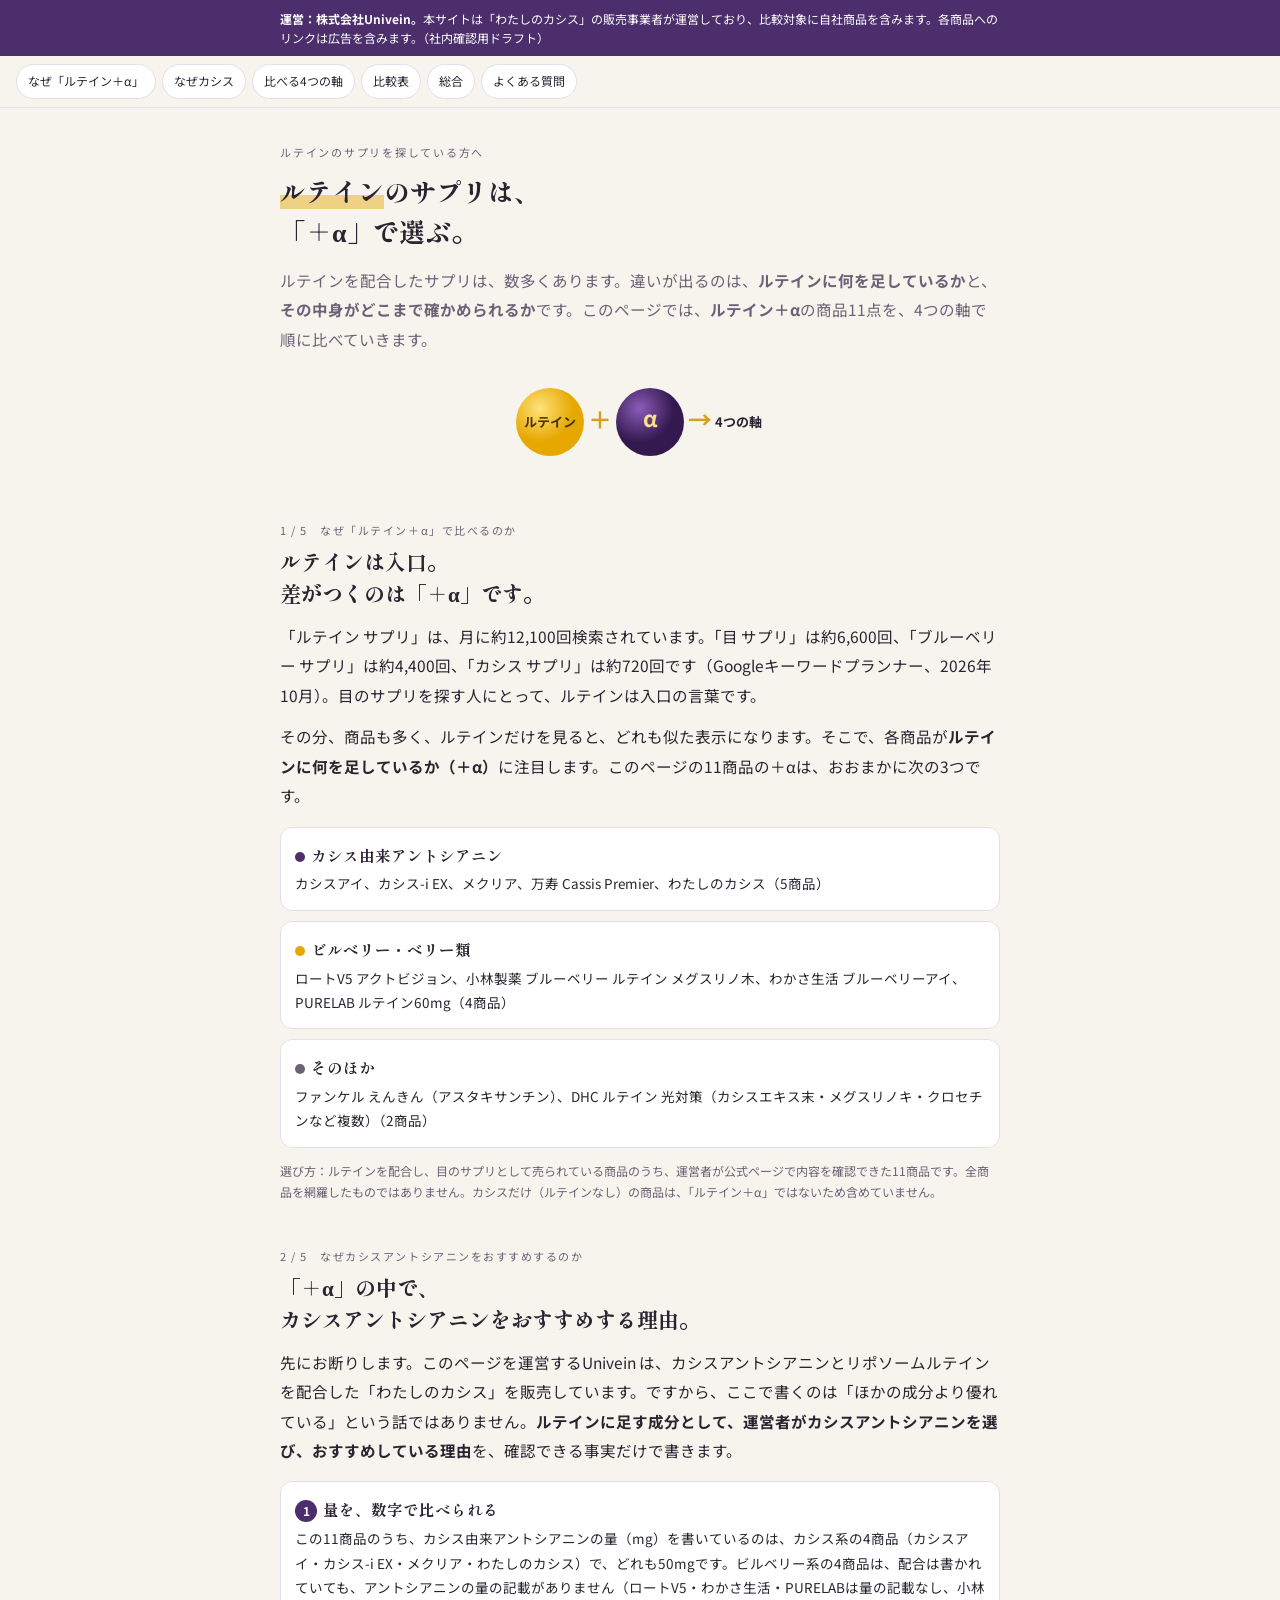
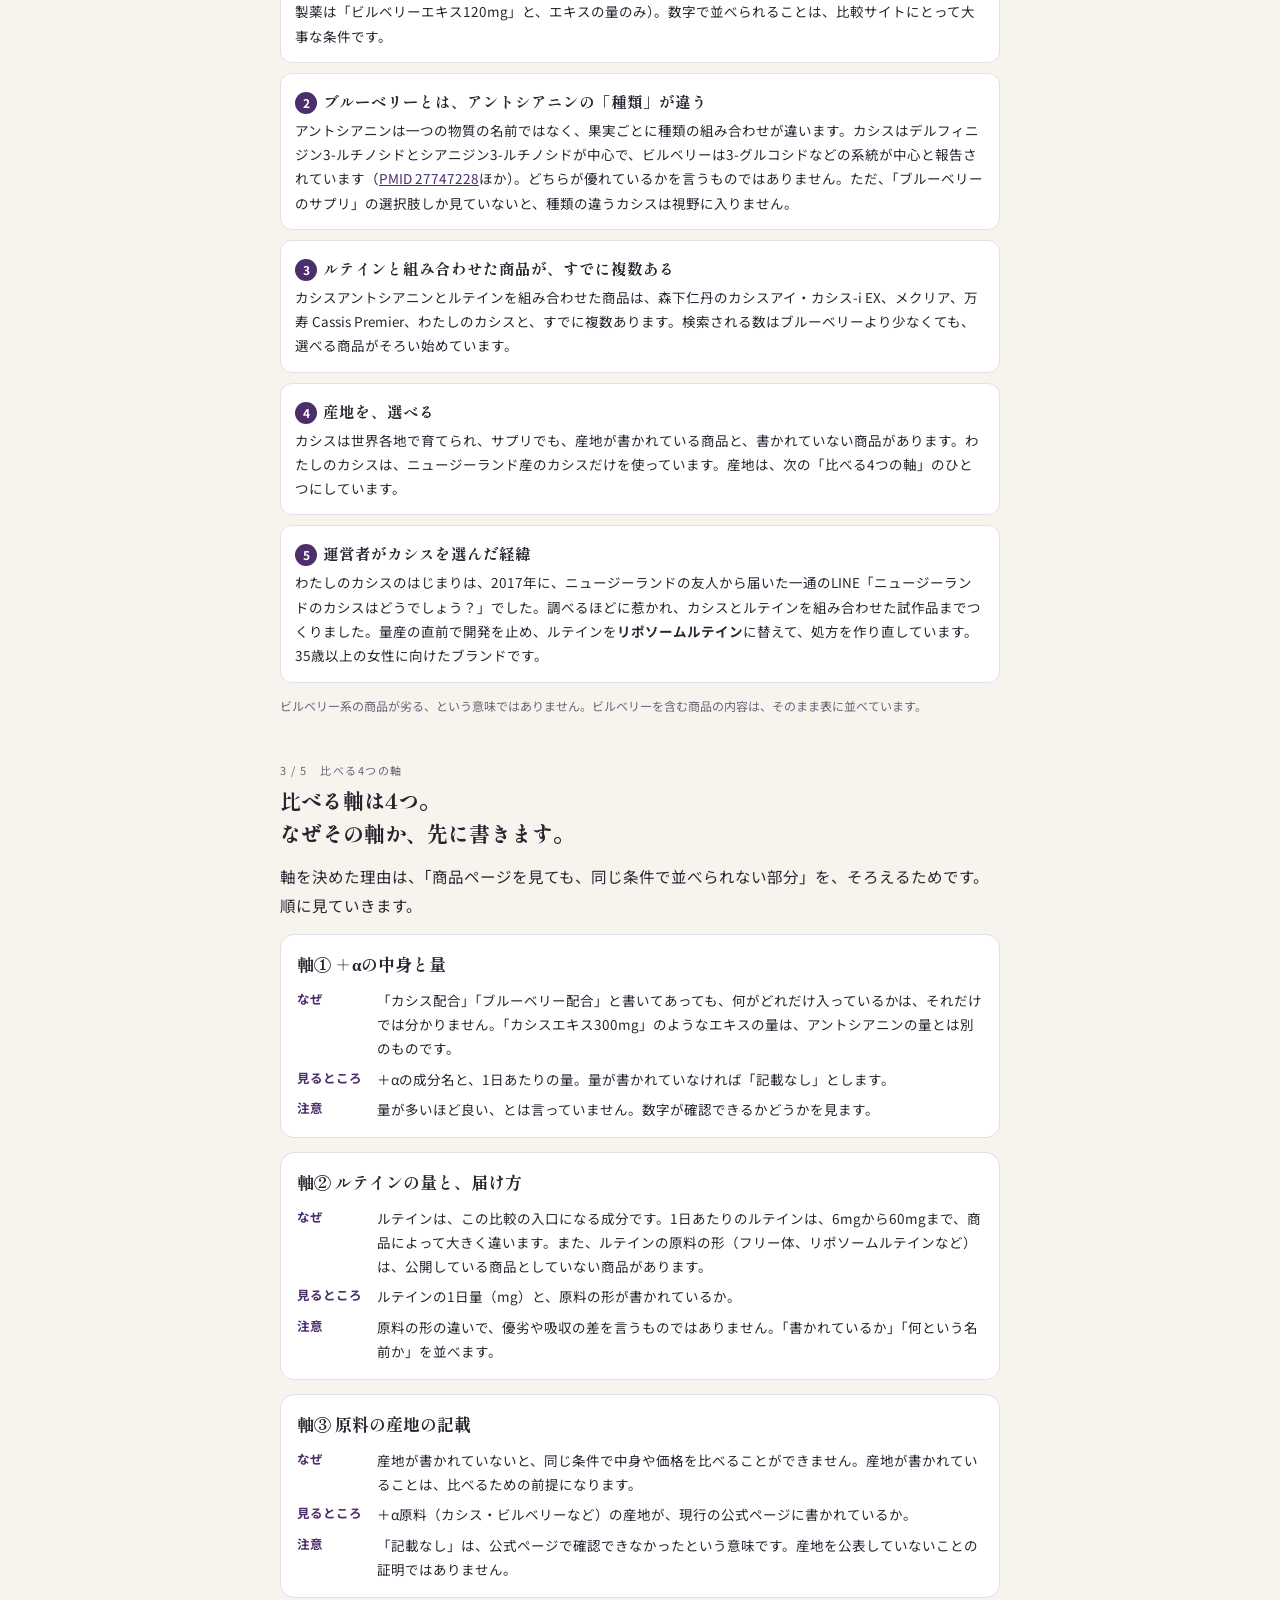
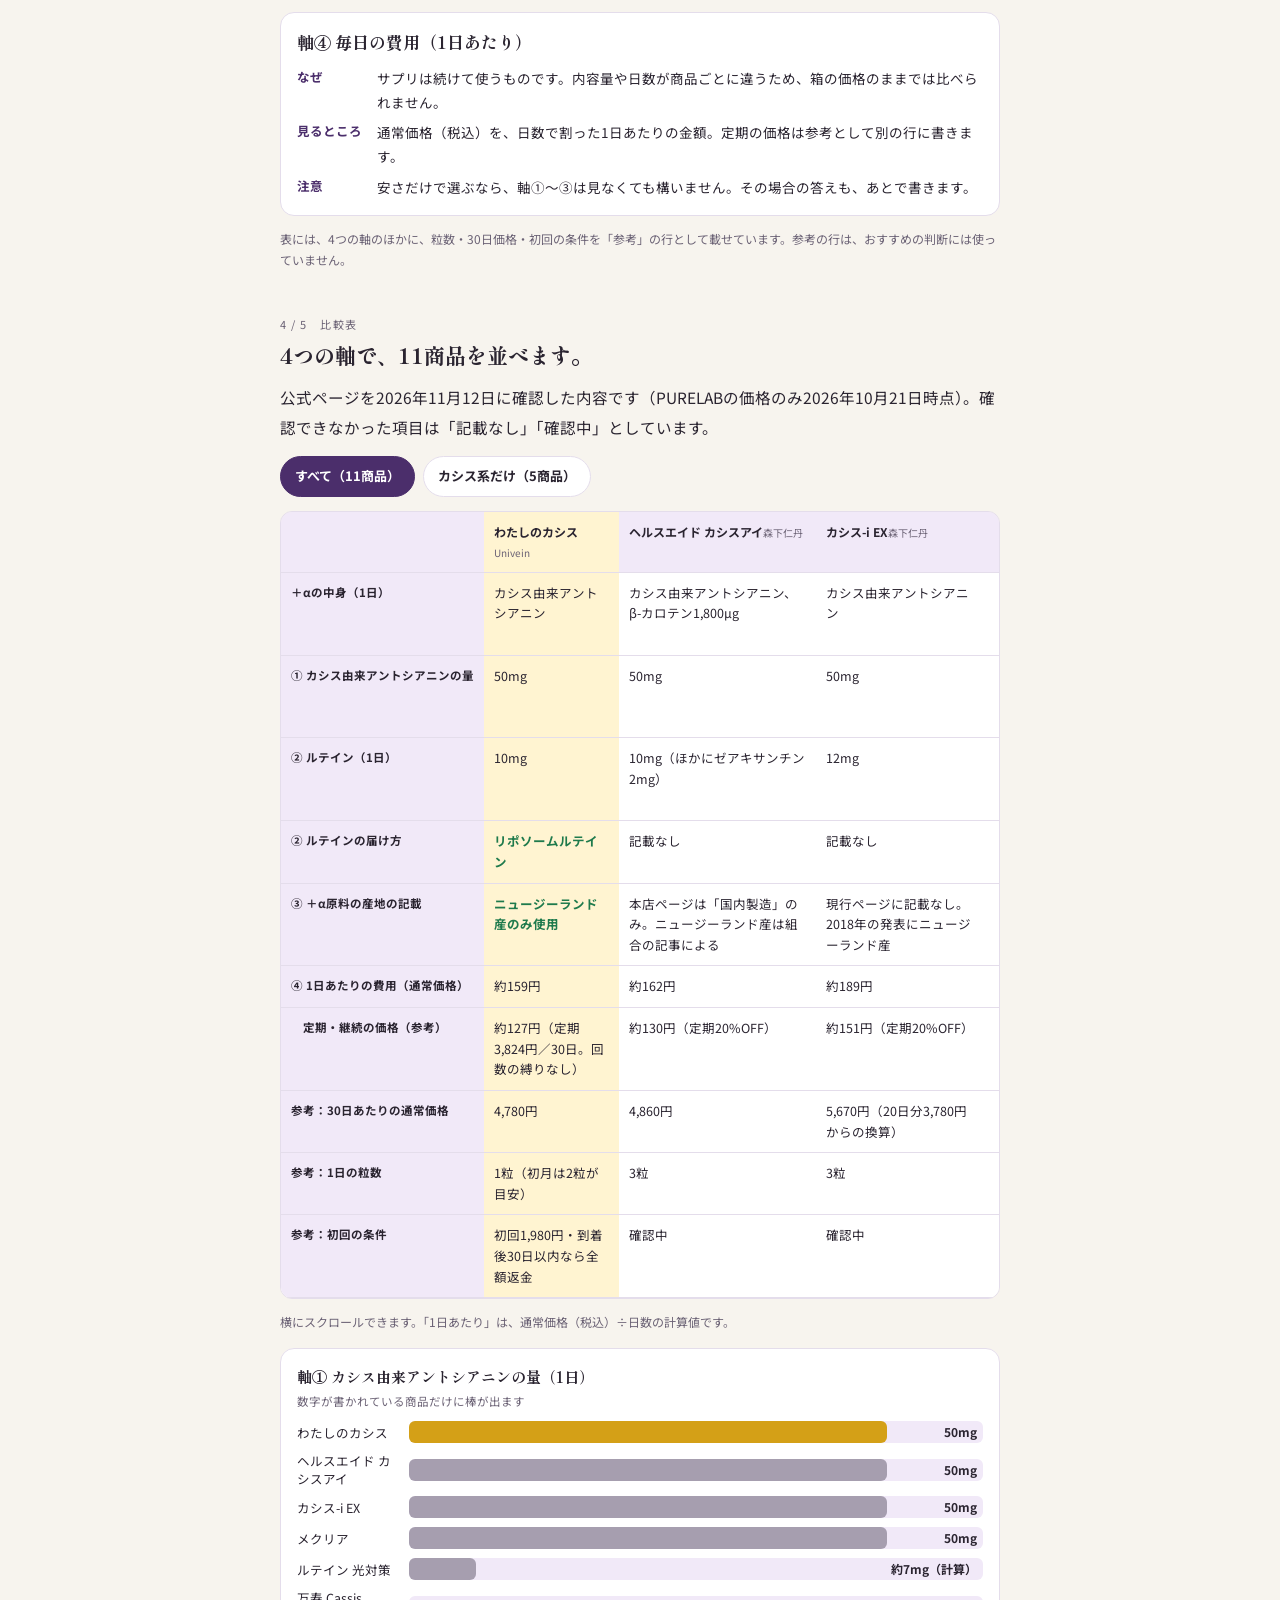
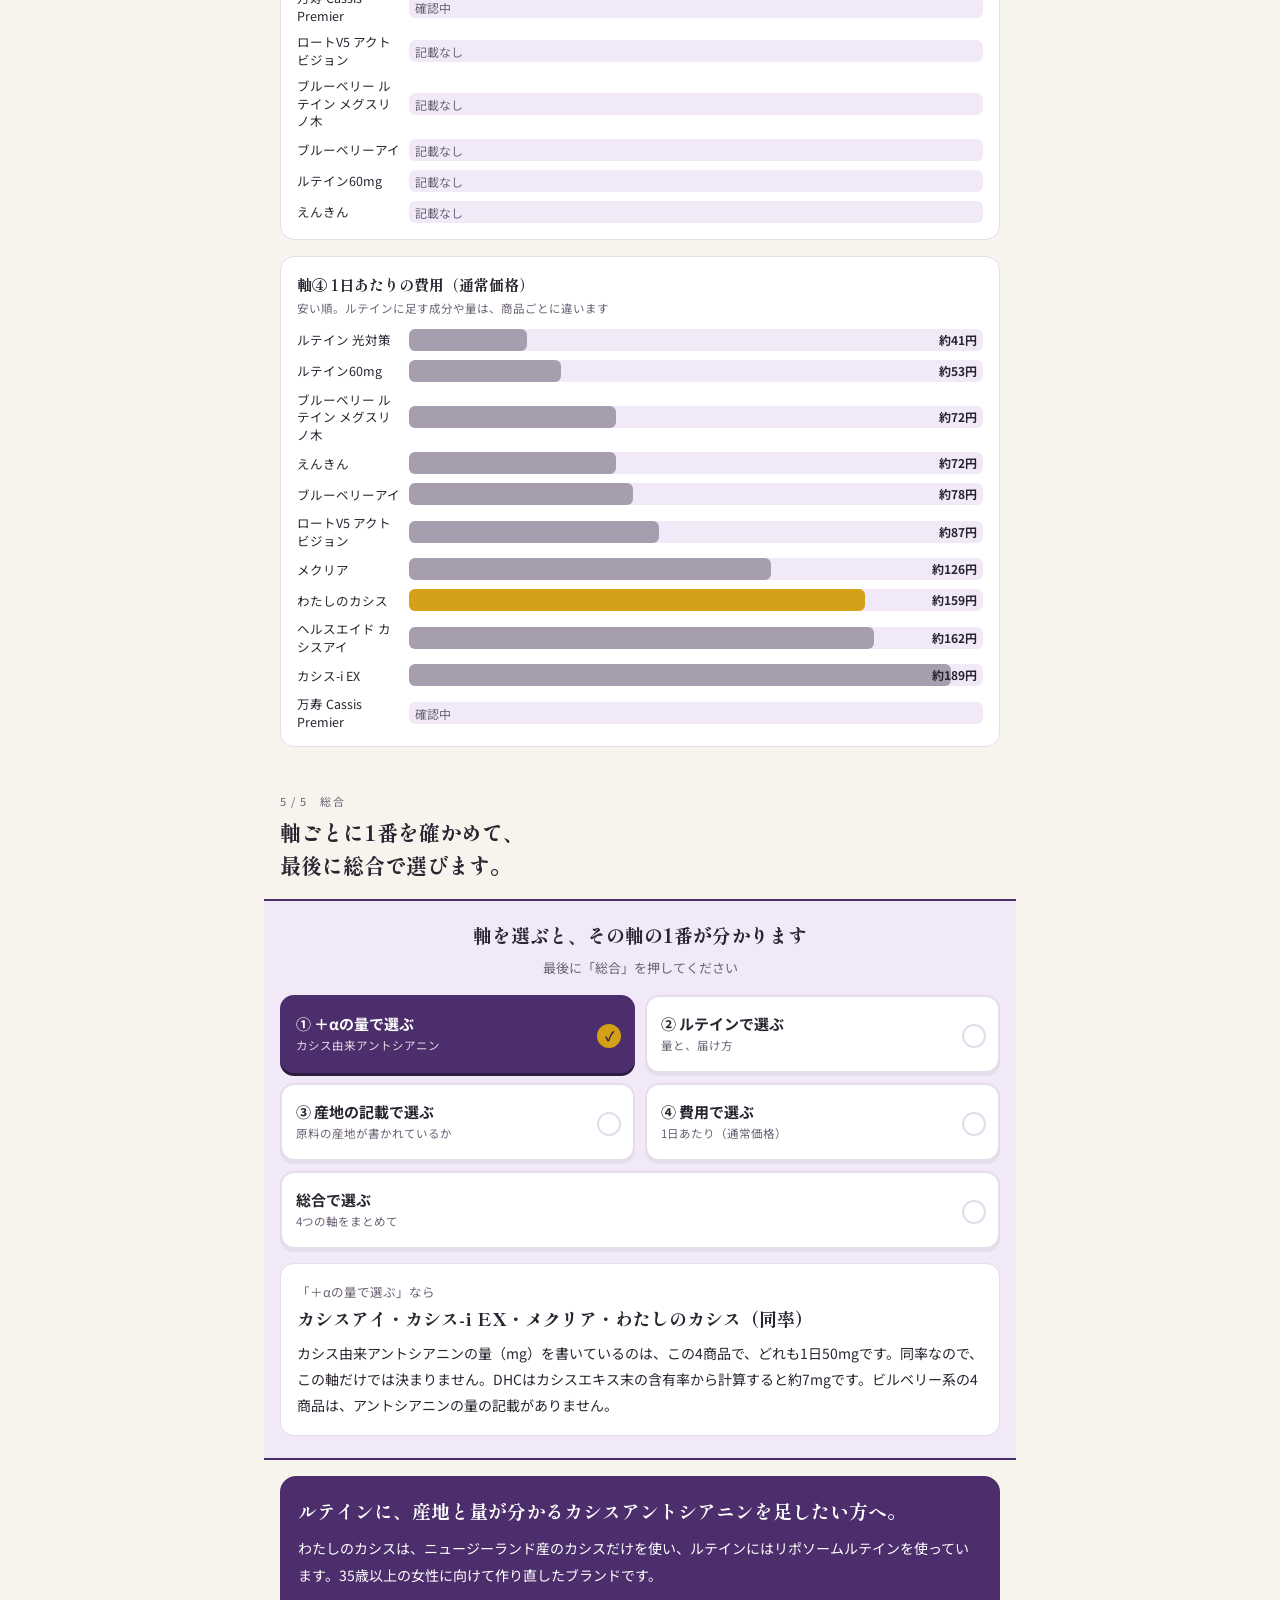
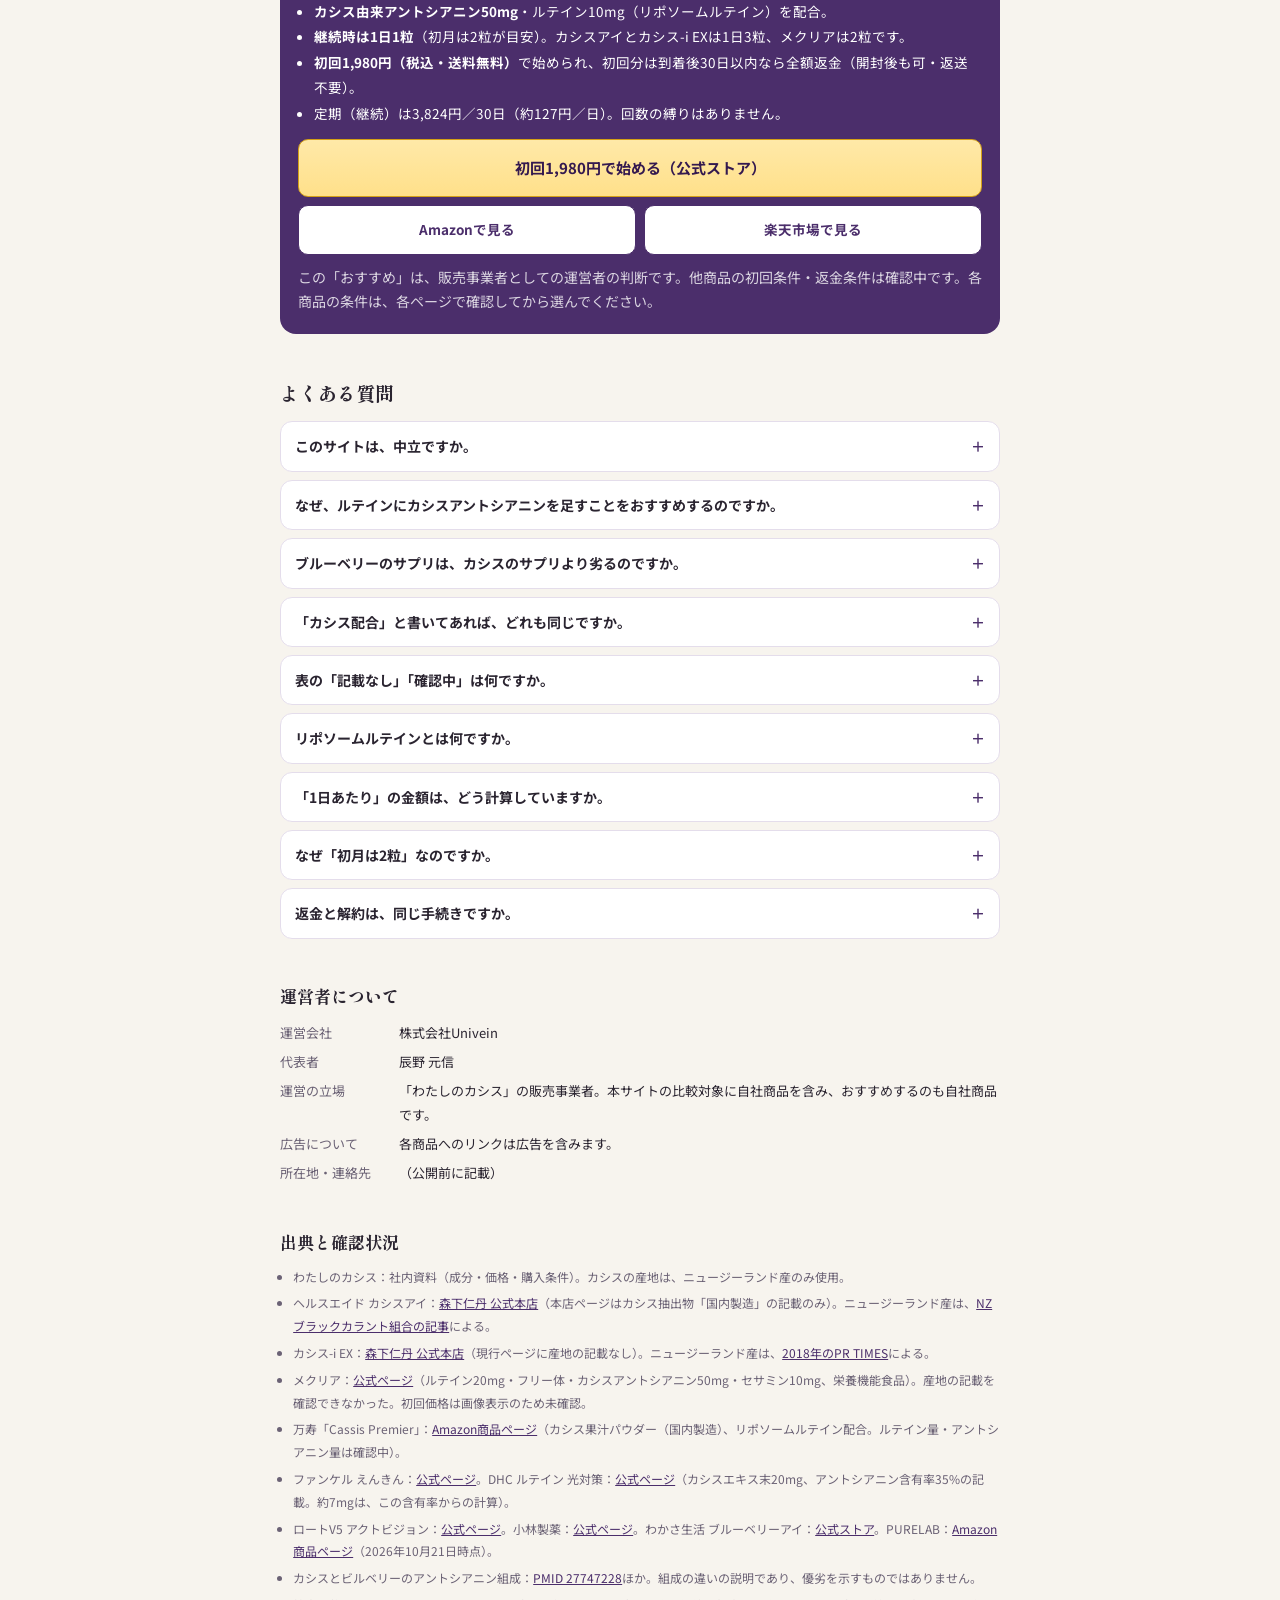
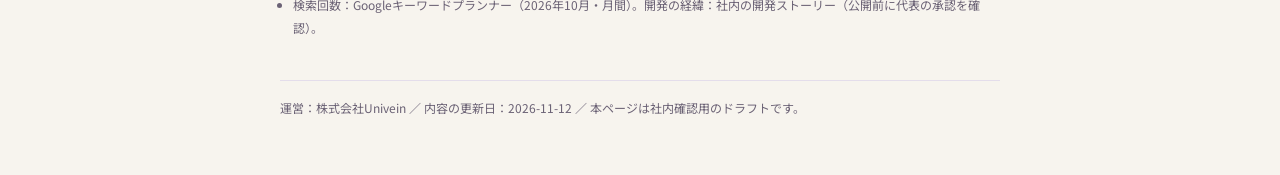
<file: compare2.html>
<!doctype html>
<html lang="ja">
<head>
<meta charset="utf-8">
<meta name="viewport" content="width=device-width,initial-scale=1">
<meta name="robots" content="noindex,nofollow">
<meta name="claude:viewport-fit-sides" content="cover">
<title>ルテイン＋αのサプリ比較ガイド</title>
<link rel="preconnect" href="https://fonts.googleapis.com">
<link rel="preconnect" href="https://fonts.gstatic.com" crossorigin>
<link href="https://fonts.googleapis.com/css2?family=Noto+Sans+JP:wght@400;500;700&family=Shippori+Mincho+B1:wght@600;800&display=swap" rel="stylesheet">
<style>
:root{
  --bg:#F7F4EE; --card:#FFFFFF; --fg:#2A2430; --muted:#6B6275; --line:#E4DDEB;
  --accent:#4B2E6B; --accent-fg:#FFFFFF; --soft:#F1E9F8; --gold:#D4A017; --goldsoft:#FFF4D1; --lutein:#E5A700; --cassis:#4B2E6B;
  --ok:#1E7A4C; --okbg:#E3F4EA; --ng:#9A3A2B; --warn:#8A6500;
  --f-head:'Shippori Mincho B1',serif; --f-body:'Noto Sans JP',system-ui,sans-serif;
}
@media (prefers-color-scheme:dark){:root:not([data-theme="light"]){
  --bg:#17131C; --card:#221C2A; --fg:#EFE9F5; --muted:#A99FB6; --line:#3A3146;
  --accent:#C9A8EE; --accent-fg:#1B1424; --soft:#2D2438; --gold:#E8B83A; --goldsoft:#3A3014; --lutein:#F2C34A; --cassis:#C9A8EE;
  --ok:#6FD3A1; --okbg:#173326; --ng:#F29B8A; --warn:#F0C65A; color-scheme:dark}}
:root[data-theme="dark"]{
  --bg:#17131C; --card:#221C2A; --fg:#EFE9F5; --muted:#A99FB6; --line:#3A3146;
  --accent:#C9A8EE; --accent-fg:#1B1424; --soft:#2D2438; --gold:#E8B83A; --goldsoft:#3A3014; --lutein:#F2C34A; --cassis:#C9A8EE;
  --ok:#6FD3A1; --okbg:#173326; --ng:#F29B8A; --warn:#F0C65A; color-scheme:dark}
*{box-sizing:border-box}
body{margin:0;background:var(--bg);color:var(--fg);font-family:var(--f-body);font-size:15.5px;line-height:1.9;
  padding-left:max(16px,env(safe-area-inset-left,0px));padding-right:max(16px,env(safe-area-inset-right,0px));padding-block:0 56px}
.wrap{max-width:720px;margin:0 auto}
h1,h2,h3{font-family:var(--f-head);line-height:1.55;margin:0;text-wrap:balance}
.disclose{margin:0 calc(-1 * max(16px,env(safe-area-inset-left,0px)));padding:9px max(16px,env(safe-area-inset-left,0px));background:var(--accent);color:var(--accent-fg);font-size:12px;line-height:1.6}
header.hero{padding:34px 0 6px}
.eyebrow{font-size:11px;letter-spacing:.16em;color:var(--muted)}
h1{font-size:26px;font-weight:800;margin-top:8px}
h1 em{font-style:normal;background:linear-gradient(transparent 62%,color-mix(in srgb,var(--lutein) 45%,transparent) 62%)}
.lead{margin:14px 0 0;color:var(--muted)}
.step{margin-top:44px}
.stepno{font-size:11px;letter-spacing:.14em;color:var(--muted)}
h2{font-size:21px;font-weight:800;margin-top:4px}
.step p{margin:12px 0 0}
.pair{display:grid;grid-template-columns:1fr 1fr;gap:10px;margin-top:16px}
.pair div{padding:14px;border-radius:12px;background:var(--card);border:1px solid var(--line);font-size:13.5px;line-height:1.75}
.pair b{display:block;font-family:var(--f-head);font-size:16px;margin-bottom:2px}
.dot{display:inline-block;width:10px;height:10px;border-radius:50%;margin-right:6px;vertical-align:baseline}
.eq{margin-top:16px;padding:16px;border-radius:14px;background:var(--soft);text-align:center;font-family:var(--f-head);font-size:18px;font-weight:800}
.eq small{display:block;font-family:var(--f-body);font-weight:400;font-size:12.5px;color:var(--muted);margin-top:4px}
.cards4{display:grid;gap:8px;margin-top:16px}
.pc{padding:12px 14px;border-radius:12px;background:var(--card);border:1px solid var(--line);font-size:13.5px;line-height:1.7}
.pc b{font-size:14.5px}
.pc.me{border:2px solid var(--gold);background:var(--goldsoft)}
.axh{font-size:16px;margin:24px 0 0}
.excl{margin-top:12px;font-size:12.5px;color:var(--muted);line-height:1.8}
.pick{margin:18px calc(-1 * max(16px,env(safe-area-inset-left,0px))) 0;padding:20px max(16px,env(safe-area-inset-left,0px)) 22px;background:var(--soft);border-block:2px solid var(--accent)}
.pick-lead{font-family:var(--f-head);font-size:19px;font-weight:800;line-height:1.5;text-align:center}
.pick-sub{margin:6px 0 0;text-align:center;font-size:13px;color:var(--muted)}
.tiles{display:grid;grid-template-columns:1fr 1fr;gap:10px;margin-top:14px}
.tile{all:unset;box-sizing:border-box;cursor:pointer;position:relative;display:flex;flex-direction:column;justify-content:center;gap:2px;min-height:78px;padding:12px 38px 12px 14px;border:2px solid var(--line);border-radius:14px;background:var(--card);font-weight:700;font-size:15px;line-height:1.45;box-shadow:0 3px 0 var(--line);transition:transform .12s,box-shadow .12s}
.tile small{font-weight:400;font-size:11.5px;color:var(--muted)}
.tile::after{content:"";position:absolute;right:12px;top:50%;width:20px;height:20px;margin-top:-10px;border-radius:50%;border:2px solid var(--line)}
.tile:active{transform:translateY(2px);box-shadow:0 1px 0 var(--line)}
.tile[aria-pressed="true"]{border-color:var(--accent);background:var(--accent);color:var(--accent-fg);box-shadow:0 3px 0 color-mix(in srgb,var(--accent) 60%,#000)}
.tile[aria-pressed="true"] small{color:inherit;opacity:.85}
.tile[aria-pressed="true"]::after{content:"✓";display:flex;align-items:center;justify-content:center;background:var(--gold);border-color:var(--gold);color:#34194F;font-size:13px;line-height:1}
.tile:focus-visible,.btn:focus-visible{outline:3px solid var(--gold);outline-offset:2px}
.pick-arrow{margin-top:12px;text-align:center;font-size:12.5px;color:var(--accent);font-weight:700}
.answer.flash{animation:flash .45s ease}
@keyframes flash{from{opacity:.2;transform:translateY(8px)}to{opacity:1;transform:none}}
@media (prefers-reduced-motion:reduce){.answer.flash{animation:none}.tile{transition:none}}
.ribbon{display:inline-block;margin-left:6px;padding:1px 8px;border-radius:999px;background:var(--ng);color:#fff;font-size:11px;font-weight:700;vertical-align:middle}
.camp{margin-top:10px;padding:12px 14px;border-radius:12px;background:var(--goldsoft);border:1.5px dashed var(--gold);font-size:13.5px;line-height:1.8}
.camp b{font-family:var(--f-head);font-size:22px}
.answer{margin-top:14px;padding:16px;border-radius:14px;background:var(--card);border:1px solid var(--line)}
.answer .q{font-size:12.5px;color:var(--muted)}
.answer .a{font-family:var(--f-head);font-size:19px;font-weight:800;margin-top:2px}
.answer p{margin:8px 0 0;font-size:14px;line-height:1.85}
.btns{display:grid;grid-template-columns:1fr 1fr;gap:8px;margin-top:12px}
.btn{display:block;text-align:center;text-decoration:none;font-weight:700;font-size:13.5px;padding:11px 8px;border-radius:10px;border:1.5px solid var(--accent);color:var(--accent);background:var(--card)}
.btn.main{grid-column:1/-1;background:linear-gradient(180deg,#FFE9A8,#FFE08A);border-color:#D4A017;color:#34194F;font-size:15px;padding:14px 8px}
.scroller{overflow-x:auto;margin-top:14px;border:1px solid var(--line);border-radius:12px;background:var(--card)}
table{border-collapse:collapse;width:100%;min-width:880px;font-size:12.5px;line-height:1.65}
th,td{padding:10px;text-align:left;border-bottom:1px solid var(--line);vertical-align:top}
thead th{background:var(--soft);font-size:12px}
tbody th{background:var(--soft);font-size:11.5px;white-space:nowrap;position:sticky;left:0}
td.me,th.me{background:var(--goldsoft)}
td small{display:block;color:var(--muted);font-size:11px}
.hl{font-weight:700;color:var(--ok)}
.note{font-size:12px;color:var(--muted);margin-top:8px;line-height:1.75}
.final{margin-top:16px;padding:20px 18px;border-radius:16px;background:var(--accent);color:var(--accent-fg)}
.final h3{font-size:19px}
.final p{margin:10px 0 0;font-size:14px}
.final ul{margin:10px 0 0;padding-left:1.2em;font-size:13.5px}
.offer{margin-top:14px;padding:14px;border-radius:12px;background:var(--goldsoft);color:#34194F}
.offer b{font-family:var(--f-head);font-size:26px}
.final .note{color:inherit;opacity:.8}
.src{font-size:12px;color:var(--muted);padding-left:1.1em;margin:10px 0 0}
.src li{margin:4px 0;overflow-wrap:anywhere}
a{color:var(--accent)}
footer{margin-top:40px;padding-top:16px;border-top:1px solid var(--line);font-size:12px;color:var(--muted)}

.nav{position:sticky;top:env(safe-area-inset-top,0px);z-index:20;margin:0 calc(-1 * max(16px,env(safe-area-inset-left,0px)));padding:8px max(16px,env(safe-area-inset-left,0px));background:color-mix(in srgb,var(--bg) 92%,transparent);backdrop-filter:blur(6px);border-bottom:1px solid var(--line);overflow-x:auto;white-space:nowrap}
.nav a{display:inline-block;margin-right:6px;padding:5px 11px;border-radius:999px;font-size:12px;text-decoration:none;color:var(--fg);background:var(--card);border:1px solid var(--line)}
.nav a:focus-visible{outline:3px solid var(--gold);outline-offset:2px}
.hero-art{margin-top:20px;display:flex;justify-content:center}
.chart{margin-top:16px;padding:16px;border-radius:14px;background:var(--card);border:1px solid var(--line)}
.chart h3{font-size:15px}
.chart .u{font-size:11.5px;color:var(--muted);margin-top:2px}
.bar{display:grid;grid-template-columns:104px 1fr;gap:8px;align-items:center;margin-top:9px;font-size:12.5px}
.bar .nm{line-height:1.4}
.bar .tr{position:relative;height:22px;border-radius:6px;background:var(--soft)}
.bar .fl{position:absolute;inset:0 auto 0 0;border-radius:6px;background:var(--muted);opacity:.55}
.bar.me .fl{background:var(--gold);opacity:1}
.bar .v{position:absolute;right:6px;top:50%;transform:translateY(-50%);font-size:12px;font-weight:700;font-variant-numeric:tabular-nums}
.prof{display:grid;gap:12px;margin-top:16px}
.pf{padding:16px;border-radius:14px;background:var(--card);border:1px solid var(--line)}
.pf.me{border:2px solid var(--gold);background:var(--goldsoft)}
.pf h3{font-size:17px}.pf .mk{font-size:12px;color:var(--muted)}
.pf .cols{display:grid;grid-template-columns:1fr 1fr;gap:10px;margin-top:10px;font-size:13px;line-height:1.75}
.pf .cols b{display:block;font-size:12px;margin-bottom:2px}
.pf .good b{color:var(--ok)}.pf .bad b{color:var(--ng)}
.pf ul{margin:0;padding-left:1.1em}
.pf .for{margin-top:10px;font-size:13px;padding-top:10px;border-top:1px dashed var(--line)}
.faq{margin-top:14px;display:grid;gap:8px}
.q{border:1px solid var(--line);border-radius:12px;background:var(--card);overflow:hidden}
.q button{all:unset;box-sizing:border-box;cursor:pointer;display:flex;gap:10px;width:100%;padding:13px 14px;font-weight:700;font-size:14px;line-height:1.6}
.q button::after{content:"＋";margin-left:auto;color:var(--accent)}
.q button[aria-expanded="true"]::after{content:"－"}
.q button:focus-visible{outline:3px solid var(--gold);outline-offset:-3px}
.q .ans{padding:0 14px 14px;font-size:13.5px;line-height:1.85}
.q .ans[hidden]{display:none}
.co{margin-top:12px;font-size:13px}
.co{display:grid;grid-template-columns:8.5em 1fr;gap:4px 8px}.co dt{color:var(--muted)}.co dd{margin:0}
.log{margin:10px 0 0;padding:0;list-style:none;font-size:12.5px}
.log li{padding:6px 0;border-top:1px dashed var(--line)}
@media (max-width:420px){.pf .cols{grid-template-columns:1fr}.bar{grid-template-columns:88px 1fr}.tiles{gap:8px}.tile{font-size:14px;padding-right:34px}}
@media (max-width:420px){.pair{grid-template-columns:1fr}}
.rs{display:grid;gap:10px;margin-top:16px}
.rs div{padding:14px;border-radius:12px;background:var(--card);border:1px solid var(--line);font-size:13.5px;line-height:1.8}
.rs div>b:first-child{display:block;font-family:var(--f-head);font-size:15.5px;margin-bottom:2px}
.rs .n{display:inline-block;width:22px;height:22px;line-height:22px;text-align:center;border-radius:50%;background:var(--accent);color:var(--accent-fg);font-size:12px;margin-right:6px;font-family:var(--f-body)}
.ax{margin-top:14px;padding:16px;border-radius:14px;background:var(--card);border:1px solid var(--line)}
.ax h3{font-size:17px}
.ax dl{margin:10px 0 0;display:grid;grid-template-columns:5.2em 1fr;gap:6px 10px;font-size:13.5px;line-height:1.8}
.ax dt{font-weight:700;color:var(--accent);font-size:12.5px}.ax dd{margin:0}
.chips{display:flex;gap:8px;margin-top:14px;flex-wrap:wrap}
.chip{all:unset;box-sizing:border-box;cursor:pointer;padding:7px 14px;border-radius:999px;border:1.5px solid var(--line);background:var(--card);font-size:13px;font-weight:700}
.chip[aria-pressed="true"]{background:var(--accent);color:var(--accent-fg);border-color:var(--accent)}
.chip:focus-visible{outline:3px solid var(--gold);outline-offset:2px}
.res{width:100%;min-width:0;table-layout:fixed;margin-top:14px;border:1px solid var(--line);border-radius:12px;background:var(--card);border-collapse:separate;border-spacing:0;overflow:hidden;font-size:13px;line-height:1.75}
.res th,.res td{padding:10px 12px;border-bottom:1px solid var(--line);position:static;white-space:normal}
.res tr:last-child th,.res tr:last-child td{border-bottom:0}
.res th{width:6.2em;background:var(--soft)}
.sub{font-size:12.5px;color:var(--muted);margin-top:6px}
.answer .aq{font-size:12.5px;color:var(--muted)}
.answer .aa{font-family:var(--f-head);font-size:18px;font-weight:800;margin-top:2px;line-height:1.55}
</style>
</head>
<body>
<div class="disclose"><div class="wrap"><b>運営：株式会社Univein。</b>本サイトは「わたしのカシス」の販売事業者が運営しており、比較対象に自社商品を含みます。各商品へのリンクは広告を含みます。（社内確認用ドラフト）</div></div>

<nav class="nav" aria-label="ページ内の移動"><a href="#s1">なぜ「ルテイン＋α」</a><a href="#s2">なぜカシス</a><a href="#s3">比べる4つの軸</a><a href="#s4">比較表</a><a href="#s5">総合</a><a href="#faq">よくある質問</a></nav>
<div class="wrap">
<header class="hero">
  <div class="eyebrow">ルテインのサプリを探している方へ</div>
  <h1><em>ルテイン</em>のサプリは、<br>「＋α」で選ぶ。</h1>
  <p class="lead">ルテインを配合したサプリは、数多くあります。違いが出るのは、<b>ルテインに何を足しているか</b>と、<b>その中身がどこまで確かめられるか</b>です。このページでは、<b>ルテイン＋α</b>の商品11点を、4つの軸で順に比べていきます。</p>
  <div class="hero-art" aria-hidden="true"><svg width="260" height="96" viewBox="0 0 260 96"><defs><radialGradient id="gy" cx="35%" cy="30%"><stop offset="0" stop-color="#FFE27A"/><stop offset="1" stop-color="#E5A700"/></radialGradient><radialGradient id="gp" cx="35%" cy="30%"><stop offset="0" stop-color="#8a5cb8"/><stop offset="1" stop-color="#34194F"/></radialGradient></defs><circle cx="40" cy="48" r="34" fill="url(#gy)"/><text x="40" y="53" text-anchor="middle" font-size="13" font-weight="700" fill="#4a3300">ルテイン</text><text x="90" y="55" text-anchor="middle" font-size="24" font-weight="700" fill="#D4A017">＋</text><circle cx="140" cy="48" r="34" fill="url(#gp)"/><text x="140" y="53" text-anchor="middle" font-size="22" font-weight="700" fill="#FFE08A">α</text><text x="190" y="55" text-anchor="middle" font-size="24" font-weight="700" fill="#D4A017">→</text><text x="228" y="53" text-anchor="middle" font-size="13" font-weight="700" fill="currentColor">4つの軸</text></svg></div>
</header>

<section class="step" aria-labelledby="s1">
  <div class="stepno">1 / 5　なぜ「ルテイン＋α」で比べるのか</div>
  <h2 id="s1">ルテインは入口。<br>差がつくのは「＋α」です。</h2>
  <p>「ルテイン サプリ」は、月に約12,100回検索されています。「目 サプリ」は約6,600回、「ブルーベリー サプリ」は約4,400回、「カシス サプリ」は約720回です（Googleキーワードプランナー、2026年10月）。目のサプリを探す人にとって、ルテインは入口の言葉です。</p>
  <p>その分、商品も多く、ルテインだけを見ると、どれも似た表示になります。そこで、各商品が<b>ルテインに何を足しているか（＋α）</b>に注目します。このページの11商品の＋αは、おおまかに次の3つです。</p>
  <div class="rs">
    <div><b><span class="dot" style="background:var(--cassis)"></span>カシス由来アントシアニン</b>カシスアイ、カシス-i EX、メクリア、万寿 Cassis Premier、わたしのカシス（5商品）</div>
    <div><b><span class="dot" style="background:var(--lutein)"></span>ビルベリー・ベリー類</b>ロートV5 アクトビジョン、小林製薬 ブルーベリー ルテイン メグスリノ木、わかさ生活 ブルーベリーアイ、PURELAB ルテイン60mg（4商品）</div>
    <div><b><span class="dot" style="background:var(--muted)"></span>そのほか</b>ファンケル えんきん（アスタキサンチン）、DHC ルテイン 光対策（カシスエキス末・メグスリノキ・クロセチンなど複数）（2商品）</div>
  </div>
  <p class="note">選び方：ルテインを配合し、目のサプリとして売られている商品のうち、運営者が公式ページで内容を確認できた11商品です。全商品を網羅したものではありません。カシスだけ（ルテインなし）の商品は、「ルテイン＋α」ではないため含めていません。</p>
</section>

<section class="step" aria-labelledby="s2">
  <div class="stepno">2 / 5　なぜカシスアントシアニンをおすすめするのか</div>
  <h2 id="s2">「＋α」の中で、<br>カシスアントシアニンをおすすめする理由。</h2>
  <p>先にお断りします。このページを運営するUnivein は、カシスアントシアニンとリポソームルテインを配合した「わたしのカシス」を販売しています。ですから、ここで書くのは「ほかの成分より優れている」という話ではありません。<b>ルテインに足す成分として、運営者がカシスアントシアニンを選び、おすすめしている理由</b>を、確認できる事実だけで書きます。</p>
  <div class="rs">
    <div><b><span class="n">1</span>量を、数字で比べられる</b>この11商品のうち、カシス由来アントシアニンの量（mg）を書いているのは、カシス系の4商品（カシスアイ・カシス-i EX・メクリア・わたしのカシス）で、どれも50mgです。ビルベリー系の4商品は、配合は書かれていても、アントシアニンの量の記載がありません（ロートV5・わかさ生活・PURELABは量の記載なし、小林製薬は「ビルベリーエキス120mg」と、エキスの量のみ）。数字で並べられることは、比較サイトにとって大事な条件です。</div>
    <div><b><span class="n">2</span>ブルーベリーとは、アントシアニンの「種類」が違う</b>アントシアニンは一つの物質の名前ではなく、果実ごとに種類の組み合わせが違います。カシスはデルフィニジン3-ルチノシドとシアニジン3-ルチノシドが中心で、ビルベリーは3-グルコシドなどの系統が中心と報告されています（<a href="https://pubmed.ncbi.nlm.nih.gov/27747228/" target="_blank" rel="noopener">PMID 27747228</a>ほか）。どちらが優れているかを言うものではありません。ただ、「ブルーベリーのサプリ」の選択肢しか見ていないと、種類の違うカシスは視野に入りません。</div>
    <div><b><span class="n">3</span>ルテインと組み合わせた商品が、すでに複数ある</b>カシスアントシアニンとルテインを組み合わせた商品は、森下仁丹のカシスアイ・カシス-i EX、メクリア、万寿 Cassis Premier、わたしのカシスと、すでに複数あります。検索される数はブルーベリーより少なくても、選べる商品がそろい始めています。</div>
    <div><b><span class="n">4</span>産地を、選べる</b>カシスは世界各地で育てられ、サプリでも、産地が書かれている商品と、書かれていない商品があります。わたしのカシスは、ニュージーランド産のカシスだけを使っています。産地は、次の「比べる4つの軸」のひとつにしています。</div>
    <div><b><span class="n">5</span>運営者がカシスを選んだ経緯</b>わたしのカシスのはじまりは、2017年に、ニュージーランドの友人から届いた一通のLINE「ニュージーランドのカシスはどうでしょう？」でした。調べるほどに惹かれ、カシスとルテインを組み合わせた試作品までつくりました。量産の直前で開発を止め、ルテインを<b>リポソームルテイン</b>に替えて、処方を作り直しています。35歳以上の女性に向けたブランドです。</div>
  </div>
  <p class="note">ビルベリー系の商品が劣る、という意味ではありません。ビルベリーを含む商品の内容は、そのまま表に並べています。</p>
</section>

<section class="step" aria-labelledby="s3">
  <div class="stepno">3 / 5　比べる4つの軸</div>
  <h2 id="s3">比べる軸は4つ。<br>なぜその軸か、先に書きます。</h2>
  <p>軸を決めた理由は、「商品ページを見ても、同じ条件で並べられない部分」を、そろえるためです。順に見ていきます。</p>

  <div class="ax">
    <h3>軸① ＋αの中身と量</h3>
    <dl>
      <dt>なぜ</dt><dd>「カシス配合」「ブルーベリー配合」と書いてあっても、何がどれだけ入っているかは、それだけでは分かりません。「カシスエキス300mg」のようなエキスの量は、アントシアニンの量とは別のものです。</dd>
      <dt>見るところ</dt><dd>＋αの成分名と、1日あたりの量。量が書かれていなければ「記載なし」とします。</dd>
      <dt>注意</dt><dd>量が多いほど良い、とは言っていません。数字が確認できるかどうかを見ます。</dd>
    </dl>
  </div>
  <div class="ax">
    <h3>軸② ルテインの量と、届け方</h3>
    <dl>
      <dt>なぜ</dt><dd>ルテインは、この比較の入口になる成分です。1日あたりのルテインは、6mgから60mgまで、商品によって大きく違います。また、ルテインの原料の形（フリー体、リポソームルテインなど）は、公開している商品としていない商品があります。</dd>
      <dt>見るところ</dt><dd>ルテインの1日量（mg）と、原料の形が書かれているか。</dd>
      <dt>注意</dt><dd>原料の形の違いで、優劣や吸収の差を言うものではありません。「書かれているか」「何という名前か」を並べます。</dd>
    </dl>
  </div>
  <div class="ax">
    <h3>軸③ 原料の産地の記載</h3>
    <dl>
      <dt>なぜ</dt><dd>産地が書かれていないと、同じ条件で中身や価格を比べることができません。産地が書かれていることは、比べるための前提になります。</dd>
      <dt>見るところ</dt><dd>＋α原料（カシス・ビルベリーなど）の産地が、現行の公式ページに書かれているか。</dd>
      <dt>注意</dt><dd>「記載なし」は、公式ページで確認できなかったという意味です。産地を公表していないことの証明ではありません。</dd>
    </dl>
  </div>
  <div class="ax">
    <h3>軸④ 毎日の費用（1日あたり）</h3>
    <dl>
      <dt>なぜ</dt><dd>サプリは続けて使うものです。内容量や日数が商品ごとに違うため、箱の価格のままでは比べられません。</dd>
      <dt>見るところ</dt><dd>通常価格（税込）を、日数で割った1日あたりの金額。定期の価格は参考として別の行に書きます。</dd>
      <dt>注意</dt><dd>安さだけで選ぶなら、軸①〜③は見なくても構いません。その場合の答えも、あとで書きます。</dd>
    </dl>
  </div>
  <p class="note">表には、4つの軸のほかに、粒数・30日価格・初回の条件を「参考」の行として載せています。参考の行は、おすすめの判断には使っていません。</p>
</section>

<section class="step" aria-labelledby="s4">
  <div class="stepno">4 / 5　比較表</div>
  <h2 id="s4">4つの軸で、11商品を並べます。</h2>
  <p>公式ページを2026年11月12日に確認した内容です（PURELABの価格のみ2026年10月21日時点）。確認できなかった項目は「記載なし」「確認中」としています。</p>
  <div class="chips" id="chips"></div>
  <div class="scroller"><table id="tbl"></table></div>
  <p class="note">横にスクロールできます。「1日あたり」は、通常価格（税込）÷日数の計算値です。</p>

  <div class="chart"><h3>軸① カシス由来アントシアニンの量（1日）</h3><div class="u">数字が書かれている商品だけに棒が出ます</div><div id="c-a"></div></div>
  <div class="chart"><h3>軸④ 1日あたりの費用（通常価格）</h3><div class="u">安い順。ルテインに足す成分や量は、商品ごとに違います</div><div id="c-p"></div></div>
</section>

<section class="step" aria-labelledby="s5">
  <div class="stepno">5 / 5　総合</div>
  <h2 id="s5">軸ごとに1番を確かめて、<br>最後に総合で選びます。</h2>
  <div class="pick">
    <div class="pick-lead">軸を選ぶと、その軸の1番が分かります</div>
    <div class="pick-sub">最後に「総合」を押してください</div>
    <div class="tiles" id="prio"></div>
    <div class="answer" id="answer" aria-live="polite"></div>
  </div>

  <div class="final">
    <h3>ルテインに、産地と量が分かるカシスアントシアニンを足したい方へ。</h3>
    <p>わたしのカシスは、ニュージーランド産のカシスだけを使い、ルテインにはリポソームルテインを使っています。35歳以上の女性に向けて作り直したブランドです。</p>
    <ul>
      <li><b>カシス由来アントシアニン50mg</b>・ルテイン10mg（リポソームルテイン）を配合。</li>
      <li><b>継続時は1日1粒</b>（初月は2粒が目安）。カシスアイとカシス-i EXは1日3粒、メクリアは2粒です。</li>
      <li><b>初回1,980円（税込・送料無料）</b>で始められ、初回分は到着後30日以内なら全額返金（開封後も可・返送不要）。</li>
      <li>定期（継続）は3,824円／30日（約127円／日）。回数の縛りはありません。</li>
    </ul>
    <div class="btns"><a class="btn main" id="official" href="https://www.l-o-e.jp/collections/all" target="_blank" rel="noopener">初回1,980円で始める（公式ストア）</a>
    <a class="btn" target="_blank" rel="noopener sponsored" href="https://www.amazon.co.jp/s?k=%E3%82%8F%E3%81%9F%E3%81%97%E3%81%AE%E3%82%AB%E3%82%B7%E3%82%B9">Amazonで見る</a><a class="btn" target="_blank" rel="noopener sponsored" href="https://search.rakuten.co.jp/search/mall/%E3%82%8F%E3%81%9F%E3%81%97%E3%81%AE%E3%82%AB%E3%82%B7%E3%82%B9/">楽天市場で見る</a></div>
    <p class="note">この「おすすめ」は、販売事業者としての運営者の判断です。他商品の初回条件・返金条件は確認中です。各商品の条件は、各ページで確認してから選んでください。</p>
  </div>

</section>

<section class="step" aria-labelledby="faq">
  <h2 id="faq" style="font-size:19px">よくある質問</h2>
  <div class="faq" id="faqlist"></div>
</section>

<section class="step" aria-labelledby="co">
  <h2 id="co" style="font-size:17px">運営者について</h2>
  <dl class="co"><dt>運営会社</dt><dd>株式会社Univein</dd><dt>代表者</dt><dd>辰野 元信</dd><dt>運営の立場</dt><dd>「わたしのカシス」の販売事業者。本サイトの比較対象に自社商品を含み、おすすめするのも自社商品です。</dd><dt>広告について</dt><dd>各商品へのリンクは広告を含みます。</dd><dt>所在地・連絡先</dt><dd>（公開前に記載）</dd></dl>
</section>

<section class="step" aria-labelledby="h-src">
  <h2 id="h-src" style="font-size:17px">出典と確認状況</h2>
  <ul class="src">
    <li>わたしのカシス：社内資料（成分・価格・購入条件）。カシスの産地は、ニュージーランド産のみ使用。</li>
    <li>ヘルスエイド カシスアイ：<a href="https://www.181109.com/shop/g/gH81001/" target="_blank" rel="noopener">森下仁丹 公式本店</a>（本店ページはカシス抽出物「国内製造」の記載のみ）。ニュージーランド産は、<a href="https://b2b.nzblackcurrants.jp/foods-with-functional-claims-using-new-zealand-cassis/" target="_blank" rel="noopener">NZブラックカラント組合の記事</a>による。</li>
    <li>カシス-i EX：<a href="https://www.181109.com/shop/g/gJ00801/" target="_blank" rel="noopener">森下仁丹 公式本店</a>（現行ページに産地の記載なし）。ニュージーランド産は、<a href="https://prtimes.jp/main/html/rd/p/000000011.000035073.html" target="_blank" rel="noopener">2018年のPR TIMES</a>による。</li>
    <li>メクリア：<a href="https://www.pro-real.jp/mecria_cassis/" target="_blank" rel="noopener">公式ページ</a>（ルテイン20mg・フリー体・カシスアントシアニン50mg・セサミン10mg、栄養機能食品）。産地の記載を確認できなかった。初回価格は画像表示のため未確認。</li>
    <li>万寿「Cassis Premier」：<a href="https://www.amazon.co.jp/dp/B0GYHBWCGY" target="_blank" rel="noopener">Amazon商品ページ</a>（カシス果汁パウダー（国内製造）、リポソームルテイン配合。ルテイン量・アントシアニン量は確認中）。</li>
    <li>ファンケル えんきん：<a href="https://www.fancl.co.jp/healthy/item/5438a" target="_blank" rel="noopener">公式ページ</a>。DHC ルテイン 光対策：<a href="https://www.dhc.co.jp/goods/32521.html" target="_blank" rel="noopener">公式ページ</a>（カシスエキス末20mg、アントシアニン含有率35%の記載。約7mgは、この含有率からの計算）。</li>
    <li>ロートV5 アクトビジョン：<a href="https://jp.rohto.com/v5/actvision/" target="_blank" rel="noopener">公式ページ</a>。小林製薬：<a href="https://www.kobayashi.co.jp/seihin/bberry_rm/" target="_blank" rel="noopener">公式ページ</a>。わかさ生活 ブルーベリーアイ：<a href="https://shop.wakasa.jp/np/blueberryeye_2306/" target="_blank" rel="noopener">公式ストア</a>。PURELAB：<a href="https://www.amazon.co.jp/dp/B095NM9NS1" target="_blank" rel="noopener">Amazon商品ページ</a>（2026年10月21日時点）。</li>
    <li>カシスとビルベリーのアントシアニン組成：<a href="https://pubmed.ncbi.nlm.nih.gov/27747228/" target="_blank" rel="noopener">PMID 27747228</a>ほか。組成の違いの説明であり、優劣を示すものではありません。</li>
    <li>検索回数：Googleキーワードプランナー（2026年10月・月間）。開発の経緯：社内の開発ストーリー（公開前に代表の承認を確認）。</li>
  </ul>
</section>

<footer>運営：株式会社Univein ／ 内容の更新日：2026-11-12 ／ 本ページは社内確認用のドラフトです。</footer>
</div>
<script>
var P=[
 {id:'me',me:true,g:'cassis',name:'わたしのカシス',maker:'Univein',alpha:'カシス由来アントシアニン',ac:'50mg',an:50,lu:'10mg',lipo:'リポソームルテイン',org:'ニュージーランド産のみ使用',day:'約159円',dn:159,tei:'約127円（定期3,824円／30日。回数の縛りなし）',p30:'4,780円',per:'1粒（初月は2粒が目安）',cat:'一般食品',first:'初回1,980円・到着後30日以内なら全額返金'},
 {id:'eye',g:'cassis',name:'ヘルスエイド カシスアイ',maker:'森下仁丹',alpha:'カシス由来アントシアニン、β-カロテン1,800μg',ac:'50mg',an:50,lu:'10mg（ほかにゼアキサンチン2mg）',lipo:'記載なし',org:'本店ページは「国内製造」のみ。ニュージーランド産は組合の記事による',day:'約162円',dn:162,tei:'約130円（定期20%OFF）',p30:'4,860円',per:'3粒',cat:'機能性表示食品（E453）',first:'確認中'},
 {id:'ex',g:'cassis',name:'カシス-i EX',maker:'森下仁丹',alpha:'カシス由来アントシアニン',ac:'50mg',an:50,lu:'12mg',lipo:'記載なし',org:'現行ページに記載なし。2018年の発表にニュージーランド産',day:'約189円',dn:189,tei:'約151円（定期20%OFF）',p30:'5,670円（20日分3,780円からの換算）',per:'3粒',cat:'一般食品',first:'確認中'},
 {id:'mec',g:'cassis',name:'メクリア',maker:'リアルメイト',alpha:'カシス由来アントシアニン、セサミン10mg',ac:'50mg',an:50,lu:'20mg',lipo:'フリー体',org:'記載なし',day:'約126円',dn:126,tei:'約99円（定期2,980円／30日）',p30:'3,780円',per:'2粒',cat:'栄養機能食品（ビタミンA）',first:'確認中（初回価格は画像表示のため未確認）'},
 {id:'man',g:'cassis',name:'万寿 Cassis Premier',maker:'万寿',alpha:'カシス果汁パウダー',ac:'確認中',an:null,ann:'確認中',lu:'確認中',lipo:'リポソームルテイン',org:'記載なし（国内製造とあるのみ）',day:'確認中',dn:null,tei:'確認中',p30:'確認中（Amazon表示1,280円）',per:'2粒',cat:'確認中',first:'確認中'},
 {id:'rohto',g:'berry',name:'ロートV5 アクトビジョン',maker:'ロート製薬',alpha:'ビルベリー果実抽出物、シーベリー果実オイル、α-リポ酸、DHA魚油',ac:'記載なし',an:null,lu:'10mg（ほかにゼアキサンチン2mg）',lipo:'「体内のルテインと同じ分子構造に精製」と記載',org:'記載なし（DHA魚油のみ国内製造）',day:'約87円',dn:87,tei:'約78円（定期4,860円／約2か月）',p30:'約2,610円（62粒5,400円からの換算）',per:'1粒',cat:'機能性表示食品（H75）',first:'確認中'},
 {id:'kob',g:'berry',name:'ブルーベリー ルテイン メグスリノ木',maker:'小林製薬',alpha:'ビルベリーエキス120mg、メグスリノキ55.3mg',ac:'記載なし（エキス量のみ）',an:null,lu:'6.0mg',lipo:'記載なし',org:'記載なし',day:'約72円',dn:72,tei:'確認中',p30:'2,155円',per:'2粒',cat:'一般食品',first:'確認中'},
 {id:'wak',g:'berry',name:'ブルーベリーアイ',maker:'わかさ生活',alpha:'ビルベリーエキス、ナノビルベリーエキス、カシスエキス、DHA魚油ほか（量の記載なし）',ac:'記載なし',an:null,lu:'記載なし',lipo:'記載なし',org:'ビルベリー（スウェーデン産）と記載',day:'約78円',dn:78,tei:'約71円（毎日お届けコース2,187円／31日）',p30:'2,430円（31粒）',per:'1粒',cat:'一般食品',first:'確認中'},
 {id:'pure',g:'berry',name:'ルテイン60mg',maker:'PURELAB',alpha:'ビルベリー・クランベリー・アサイー、アスタキサンチンなど（量の記載なし）',ac:'記載なし',an:null,lu:'60mg（ほかにゼアキサンチン3mg）',lipo:'フリー体',org:'「生産国 日本」のみ。ベリー類の産地は記載なし',day:'約53円',dn:53,tei:'確認中',p30:'1,580円（2026年10月21日時点）',per:'2粒',cat:'栄養機能食品（ビタミンB2・B6・B12）',first:'確認中'},
 {id:'enk',g:'other',name:'えんきん',maker:'ファンケル',alpha:'アスタキサンチン6mg',ac:'なし',an:null,lu:'10mg（ほかにゼアキサンチン2mg）',lipo:'記載なし',org:'記載なし（食用加工油脂のみ国内製造）',day:'約72円',dn:72,tei:'約65円（定期1,944円／30日）',p30:'2,160円',per:'1粒',cat:'機能性表示食品（E700）',first:'確認中'},
 {id:'dhc',g:'other',name:'ルテイン 光対策',maker:'DHC',alpha:'カシスエキス末20mg、メグスリノキエキス末20mg、クロセチン3mg',ac:'約7mg（カシスエキス末の含有率35%の記載からの計算）',an:7,ann:'約7mg（計算）',lu:'16mg',lipo:'記載なし',org:'記載なし',day:'約41円',dn:41,tei:'定期初回594円。2回目以降は確認中',p30:'1,215円',per:'1粒',cat:'機能性表示食品（J764）',first:'確認中'}
];
var ROWS=[['＋αの中身（1日）','alpha'],['① カシス由来アントシアニンの量','ac'],['② ルテイン（1日）','lu'],['② ルテインの届け方','lipo'],['③ ＋α原料の産地の記載','org'],['④ 1日あたりの費用（通常価格）','day'],['　定期・継続の価格（参考）','tei'],['参考：30日あたりの通常価格','p30'],['参考：1日の粒数','per'],['参考：初回の条件','first']];
var filt='all';
function renderTbl(){
 var L=P.filter(function(p){return filt==='all'||p.g==='cassis'});
 var t='<thead><tr><th></th>'+L.map(function(p){return '<th class="'+(p.me?'me':'')+'">'+p.name+'<small style="font-weight:400;color:var(--muted)">'+p.maker+'</small></th>'}).join('')+'</tr></thead><tbody>';
 ROWS.forEach(function(r){t+='<tr><th>'+r[0]+'</th>'+L.map(function(p){var c=p[r[1]],hl=(r[1]==='lipo'&&p.lipo==='リポソームルテイン')||(r[1]==='org'&&p.me);return '<td class="'+(p.me?'me':'')+'">'+(hl?'<span class="hl">'+c+'</span>':c)+'</td>'}).join('')+'</tr>'});
 document.getElementById('tbl').innerHTML=t+'</tbody>';
 document.getElementById('tbl').style.minWidth=(130+L.length*170)+'px';
}
function renderChips(){
 var el=document.getElementById('chips');
 el.innerHTML=[['all','すべて（11商品）'],['cassis','カシス系だけ（5商品）']].map(function(c){return '<button class="chip" aria-pressed="'+(filt===c[0])+'" data-k="'+c[0]+'">'+c[1]+'</button>'}).join('');
 el.querySelectorAll('button').forEach(function(b){b.onclick=function(){filt=b.dataset.k;renderChips();renderTbl()}});
}
function bars(id,list,key,max,fmtv,nulltxt){
 document.getElementById(id).innerHTML=list.map(function(p){var v=p[key];
  if(v==null){return '<div class="bar'+(p.me?' me':'')+'"><div class="nm">'+p.name+'</div><div class="tr"><div class="fl" style="width:0"></div><span class="v" style="position:static;margin-left:6px;font-weight:400;color:var(--muted)">'+(p.ann||nulltxt)+'</span></div></div>'}
  return '<div class="bar'+(p.me?' me':'')+'"><div class="nm">'+p.name+'</div><div class="tr"><div class="fl" style="width:'+Math.max(4,v/max*100)+'%"></div><span class="v">'+(key==='an'&&p.ann?p.ann:fmtv(v))+'</span></div></div>'}).join('')}
renderChips();renderTbl();
bars('c-a',P.slice().sort(function(a,b){return (b.an||0)-(a.an||0)}),'an',60,function(v){return v+'mg'},'記載なし');
bars('c-p',P.filter(function(p){return p.dn!=null}).sort(function(a,b){return a.dn-b.dn}).concat(P.filter(function(p){return p.dn==null})),'dn',200,function(v){return '約'+v+'円'},'確認中');
var AX=[
 {k:'a1',t:'① ＋αの量で選ぶ',sub:'カシス由来アントシアニン',who:'カシスアイ・カシス-i EX・メクリア・わたしのカシス（同率）',why:'カシス由来アントシアニンの量（mg）を書いているのは、この4商品で、どれも1日50mgです。同率なので、この軸だけでは決まりません。DHCはカシスエキス末の含有率から計算すると約7mgです。ビルベリー系の4商品は、アントシアニンの量の記載がありません。',show:[]},
 {k:'a2',t:'② ルテインで選ぶ',sub:'量と、届け方',who:'量：PURELAB（60mg）／リポソームルテイン：わたしのカシス・万寿',why:'ルテインの1日量が最も多いのは、PURELABの60mgです。カシス系の中では、メクリアの20mgが最も多く、わたしのカシスは10mgです。ルテインの原料の形を「リポソームルテイン」と書いているのは、わたしのカシスと、万寿 Cassis Premier（ルテイン量は確認中）です。',show:['pure','mec']},
 {k:'a3',t:'③ 産地の記載で選ぶ',sub:'原料の産地が書かれているか',who:'わたしのカシス（ニュージーランド産のみ使用）／ブルーベリーアイ（ビルベリー：スウェーデン産）',why:'カシス系で、カシスの産地が現行の公式ページに書かれているのは、わたしのカシスだけです。ベリー系では、わかさ生活のブルーベリーアイが、ビルベリーの産地（スウェーデン産）を書いています。カシスアイ・カシス-i EXは現行の本店ページに記載がなく、メクリア・万寿・そのほかの商品も記載なしです。',show:['me','wak']},
 {k:'a4',t:'④ 費用で選ぶ',sub:'1日あたり（通常価格）',who:'DHC ルテイン 光対策（約41円）／カシス系ではメクリア（約126円）',why:'1日あたりの通常価格が最も低いのは、DHC（約41円）です。ただし、カシス由来アントシアニンは約7mg（計算）です。アントシアニン50mgの商品の中では、メクリア（約126円、定期約99円）が最も低く、わたしのカシスは約159円（定期約127円）で、カシスアイ（約162円）・カシス-i EX（約189円）より低い水準です。',show:['dhc','mec']},
 {k:'all',t:'総合で選ぶ',sub:'4つの軸をまとめて',who:'わたしのカシス',me:true,why:'わたしのカシスは、どれか一つの軸で1位、という商品ではありません。ルテイン量はPURELABやメクリア、価格はDHCやえんきんなどが上です。それでもおすすめするのは、4つの軸を同時に満たす点です。カシス由来アントシアニンの量が数字で書かれ（50mg）、ルテインの原料がリポソームルテインと名前で書かれ、産地が「ニュージーランド産のみ使用」と書かれ、カシス系の中で費用が低めの水準にある（価格を確認できた4商品の中で2番目）。この4つが1つの商品にそろっているのは、確認できた11商品の中では、わたしのカシスだけです。',show:['me']}
];
var cur='a1';
function btns(p){var q=encodeURIComponent(p.me?'わたしのカシス':p.maker+' '+p.name);return '<div class="btns">'+(p.me?'<a class="btn main" href="https://www.l-o-e.jp/collections/all" target="_blank" rel="noopener">初回1,980円で始める（公式ストア）</a>':'')+'<a class="btn" target="_blank" rel="noopener sponsored" href="https://www.amazon.co.jp/s?k='+q+'">Amazonで見る</a><a class="btn" target="_blank" rel="noopener sponsored" href="https://search.rakuten.co.jp/search/mall/'+q+'/">楽天市場で見る</a></div>'}
function renderPrio(first){
 var pr=document.getElementById('prio');
 pr.innerHTML=AX.map(function(a){return '<button class="tile" style="'+(a.k==='all'?'grid-column:1/-1':'')+'" aria-pressed="'+(cur===a.k)+'" data-k="'+a.k+'">'+a.t+'<small>'+a.sub+'</small></button>'}).join('');
 pr.querySelectorAll('button').forEach(function(b){b.onclick=function(){cur=b.dataset.k;renderPrio(false)}});
 var a=AX.filter(function(x){return x.k===cur})[0],el=document.getElementById('answer');
 el.innerHTML='<div class="aq">「'+a.t.replace(/^[①②③④] /,'')+'」なら</div><div class="aa">'+a.who+'</div><p>'+a.why+'</p>'+a.show.map(function(id){var p=P.filter(function(x){return x.id===id})[0];return '<div style="margin-top:12px;font-weight:700;font-size:13px">'+p.name+'</div>'+btns(p)}).join('');
 el.classList.remove('flash');if(first!==true){void el.offsetWidth;el.classList.add('flash')}
}
renderPrio(true);
var FQ=[
 ['このサイトは、中立ですか。','中立ではありません。運営しているのは「わたしのカシス」の販売事業者（株式会社Univein）で、比較対象に自社商品を含み、最後におすすめするのも自社商品です。そのため、各商品の内容は公式ページの記載をそのまま表に並べ、自社商品が上位でない軸（ルテインの量・価格など）も、結論の中に書いています。'],
 ['なぜ、ルテインにカシスアントシアニンを足すことをおすすめするのですか。','理由は、「量を数字で比べられる」「ブルーベリーとはアントシアニンの種類が違う」「ルテインと組み合わせた商品がすでにある」「産地を選べる」「運営者がカシスを選んだ経緯がある」の5つです。ブルーベリーを含む商品より優れている、という意味ではありません。詳しくは「なぜカシスアントシアニンをおすすめするのか」に書いています。'],
 ['ブルーベリーのサプリは、カシスのサプリより劣るのですか。','そうは言えません。カシスとビルベリーでは、含まれるアントシアニンの種類の組み合わせが異なる、という違いがあるだけで、優劣を比べたものではありません。このページでも、ビルベリー系の商品は、公式ページの内容のまま表に載せています。'],
 ['「カシス配合」と書いてあれば、どれも同じですか。','同じではありません。「カシスエキス300mg」のような表示は、カシスエキスの量で、アントシアニンの量とは別です。このページでは、アントシアニンの量（mg）が書かれている商品はその数字で、書かれていない商品は「記載なし」として並べています。'],
 ['表の「記載なし」「確認中」は何ですか。','「記載なし」は、公式ページ（または販売ページ）の本文で、その項目を確認できなかったという意味です。使っていないこと、行っていないことの証明ではありません。「確認中」は、まだ確認が取れていない項目で、推測では埋めていません。'],
 ['リポソームルテインとは何ですか。','わたしのカシスのルテインに使っている原料の名前です。表の「ルテインの届け方」の行は、原料の形が公式ページに書かれているかどうかを並べたもので、形の違いによる優劣を示すものではありません。万寿 Cassis Premier も、リポソームルテインを配合していると記載されています。'],
 ['「1日あたり」の金額は、どう計算していますか。','通常価格（税込）を日数で割った金額です。20日分の商品は30日分に換算してから30で割り、ロートV5は62粒（約2か月分）の価格を62で割っています。定期やキャンペーンの価格は含めず、参考の行に別に書いています。PURELABは2026年10月21日時点の価格です。'],
 ['なぜ「初月は2粒」なのですか。','初回のお届けは2箱で、初月は1日2粒が目安です。2か月目以降は1箱（30粒）を30日ごとにお届けし、1日1粒が目安です。このページの「1日1粒」は、2か月目以降の継続時の目安です。'],
 ['返金と解約は、同じ手続きですか。','別の手続きです。返金は初回分のみで、到着後30日以内にメール（info@l-o-e.jp）でお申し込みください。解約・スキップ・変更は、次回発送予定日の7日前までにマイページから行います。返金のお申し込みだけでは、定期は止まりません。']
];
document.getElementById('faqlist').innerHTML=FQ.map(function(f,i){return '<div class="q"><button aria-expanded="false" aria-controls="a'+i+'">'+f[0]+'</button><div class="ans" id="a'+i+'" hidden>'+f[1]+'</div></div>'}).join('');
document.querySelectorAll('#faqlist .q button').forEach(function(b){b.onclick=function(){var a=document.getElementById(b.getAttribute('aria-controls')),o=b.getAttribute('aria-expanded')==='true';b.setAttribute('aria-expanded',String(!o));a.hidden=o}});
</script>
</body>
</html>
</file>
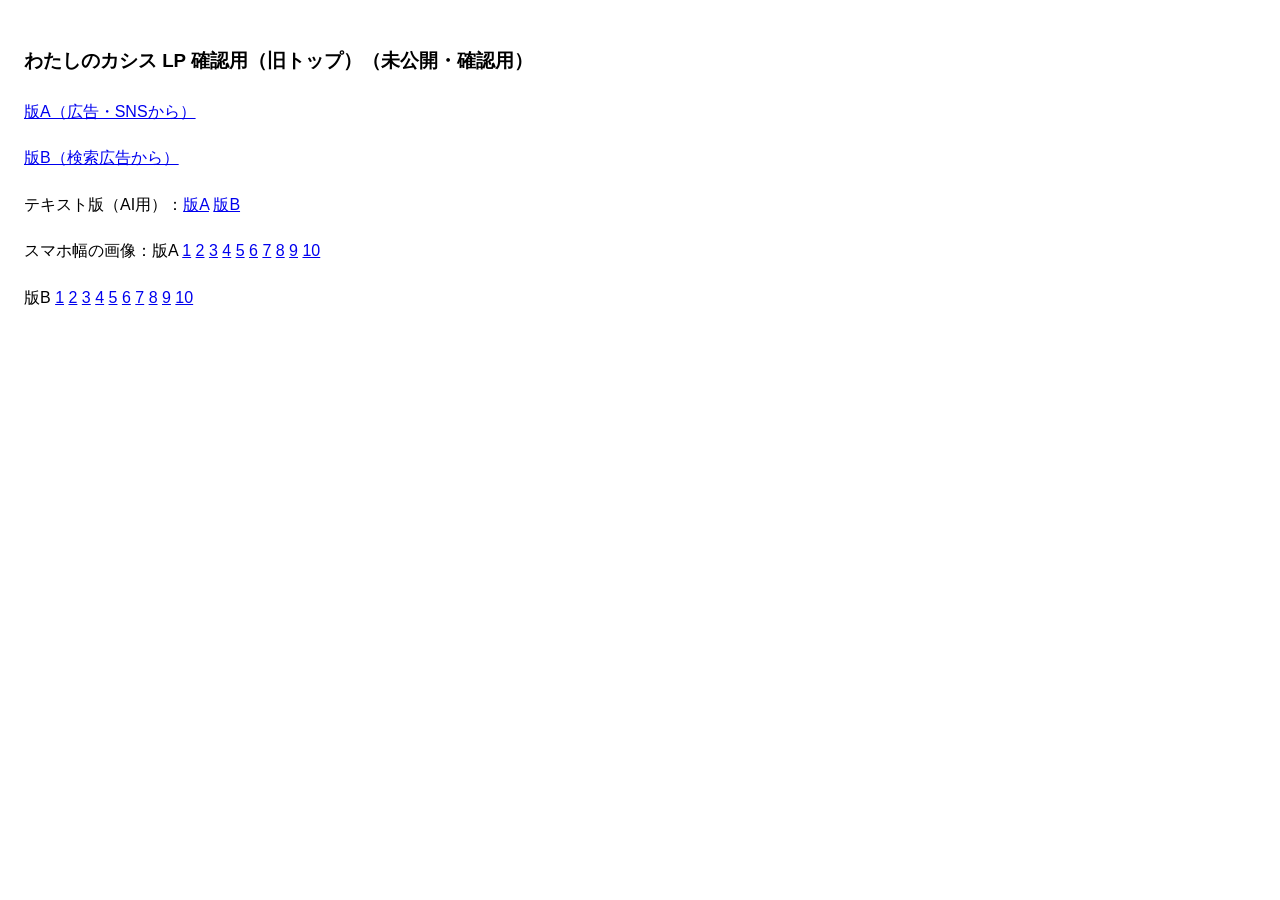
<file: hub.html>
<!doctype html><meta charset="utf-8"><meta name="robots" content="noindex,nofollow"><meta name="viewport" content="width=device-width,initial-scale=1"><title>わたしのカシス LP 確認用（旧トップ）</title>
<body style="font:16px/1.9 sans-serif;padding:16px"><h3>わたしのカシス LP 確認用（旧トップ）（未公開・確認用）</h3>
<p><a href="a.html">版A（広告・SNSから）</a></p><p><a href="b.html">版B（検索広告から）</a></p><p>テキスト版（AI用）：<a href="a.txt">版A</a> <a href="b.txt">版B</a></p>
<p>スマホ幅の画像：版A <a href="review/a_1.png">1</a> <a href="review/a_2.png">2</a> <a href="review/a_3.png">3</a> <a href="review/a_4.png">4</a> <a href="review/a_5.png">5</a> <a href="review/a_6.png">6</a> <a href="review/a_7.png">7</a> <a href="review/a_8.png">8</a> <a href="review/a_9.png">9</a> <a href="review/a_10.png">10</a></p>
<p>版B <a href="review/b_1.png">1</a> <a href="review/b_2.png">2</a> <a href="review/b_3.png">3</a> <a href="review/b_4.png">4</a> <a href="review/b_5.png">5</a> <a href="review/b_6.png">6</a> <a href="review/b_7.png">7</a> <a href="review/b_8.png">8</a> <a href="review/b_9.png">9</a> <a href="review/b_10.png">10</a></p>
</file>
